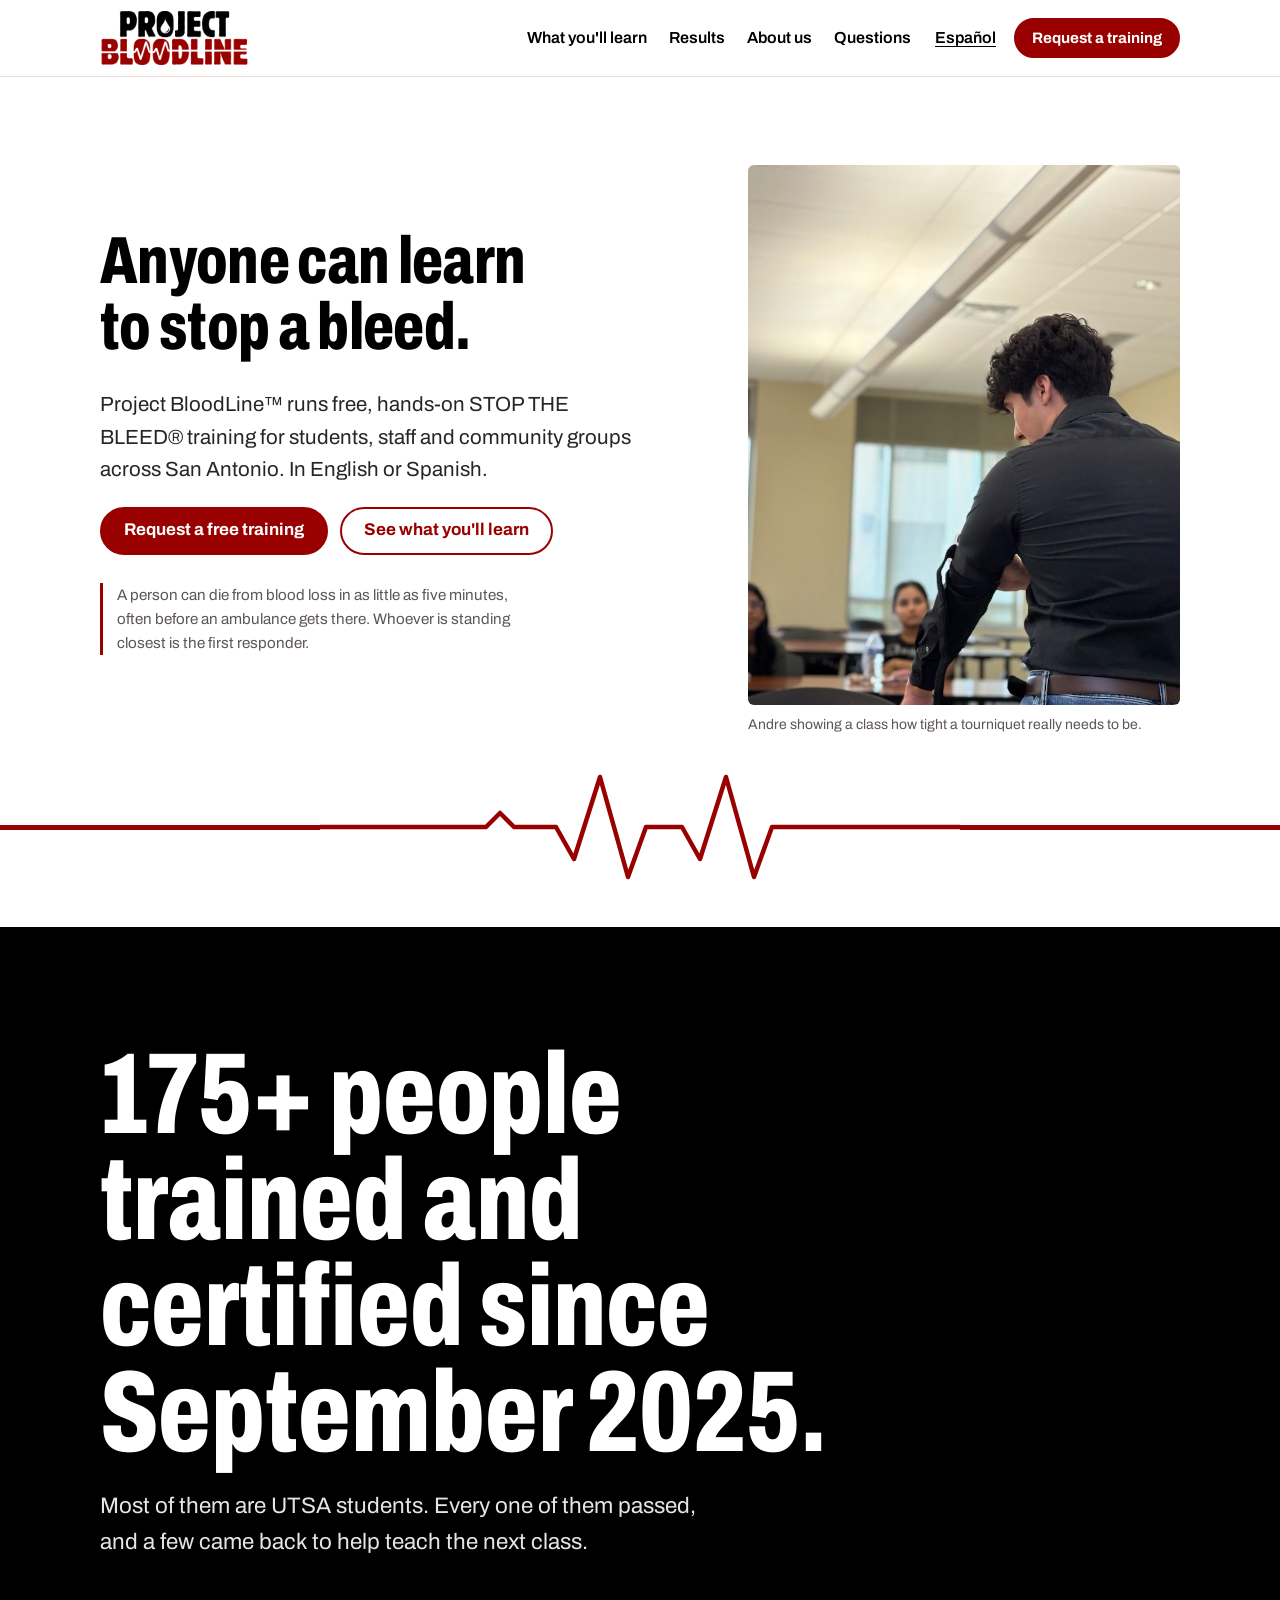
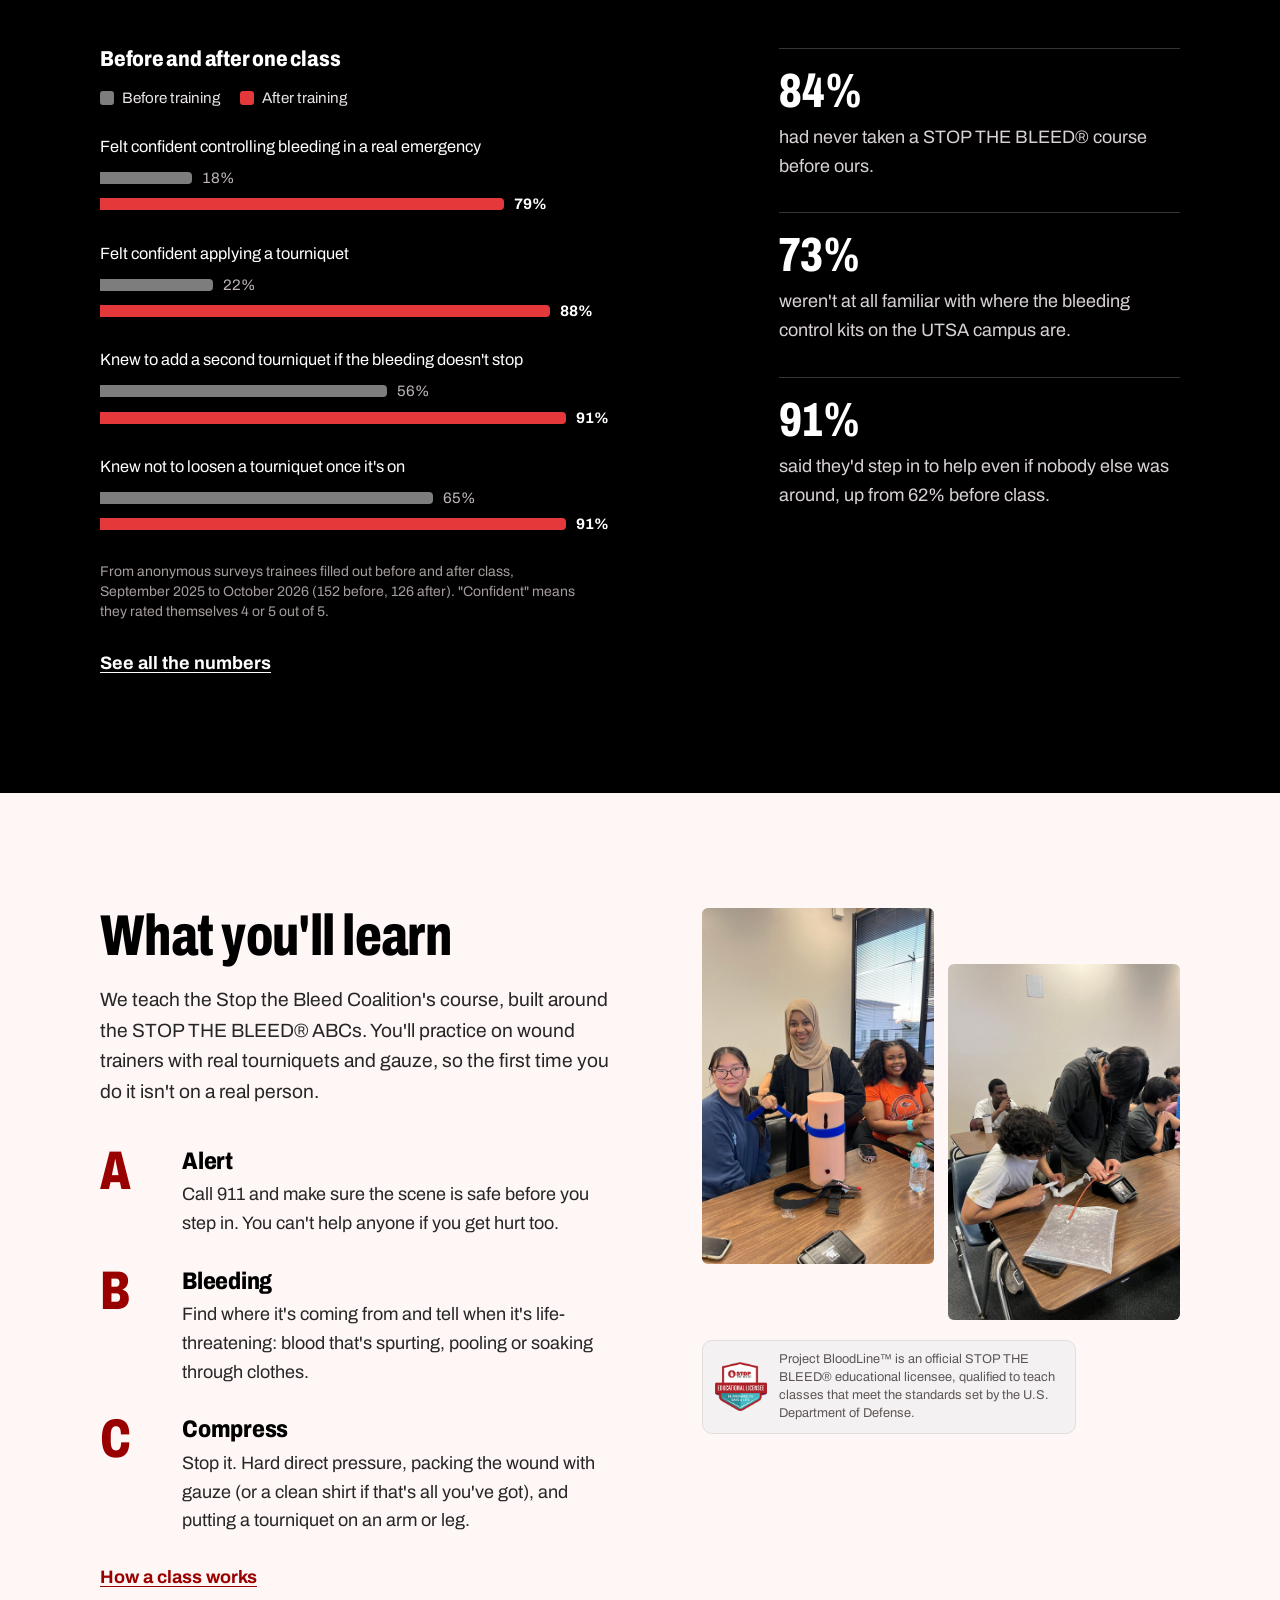
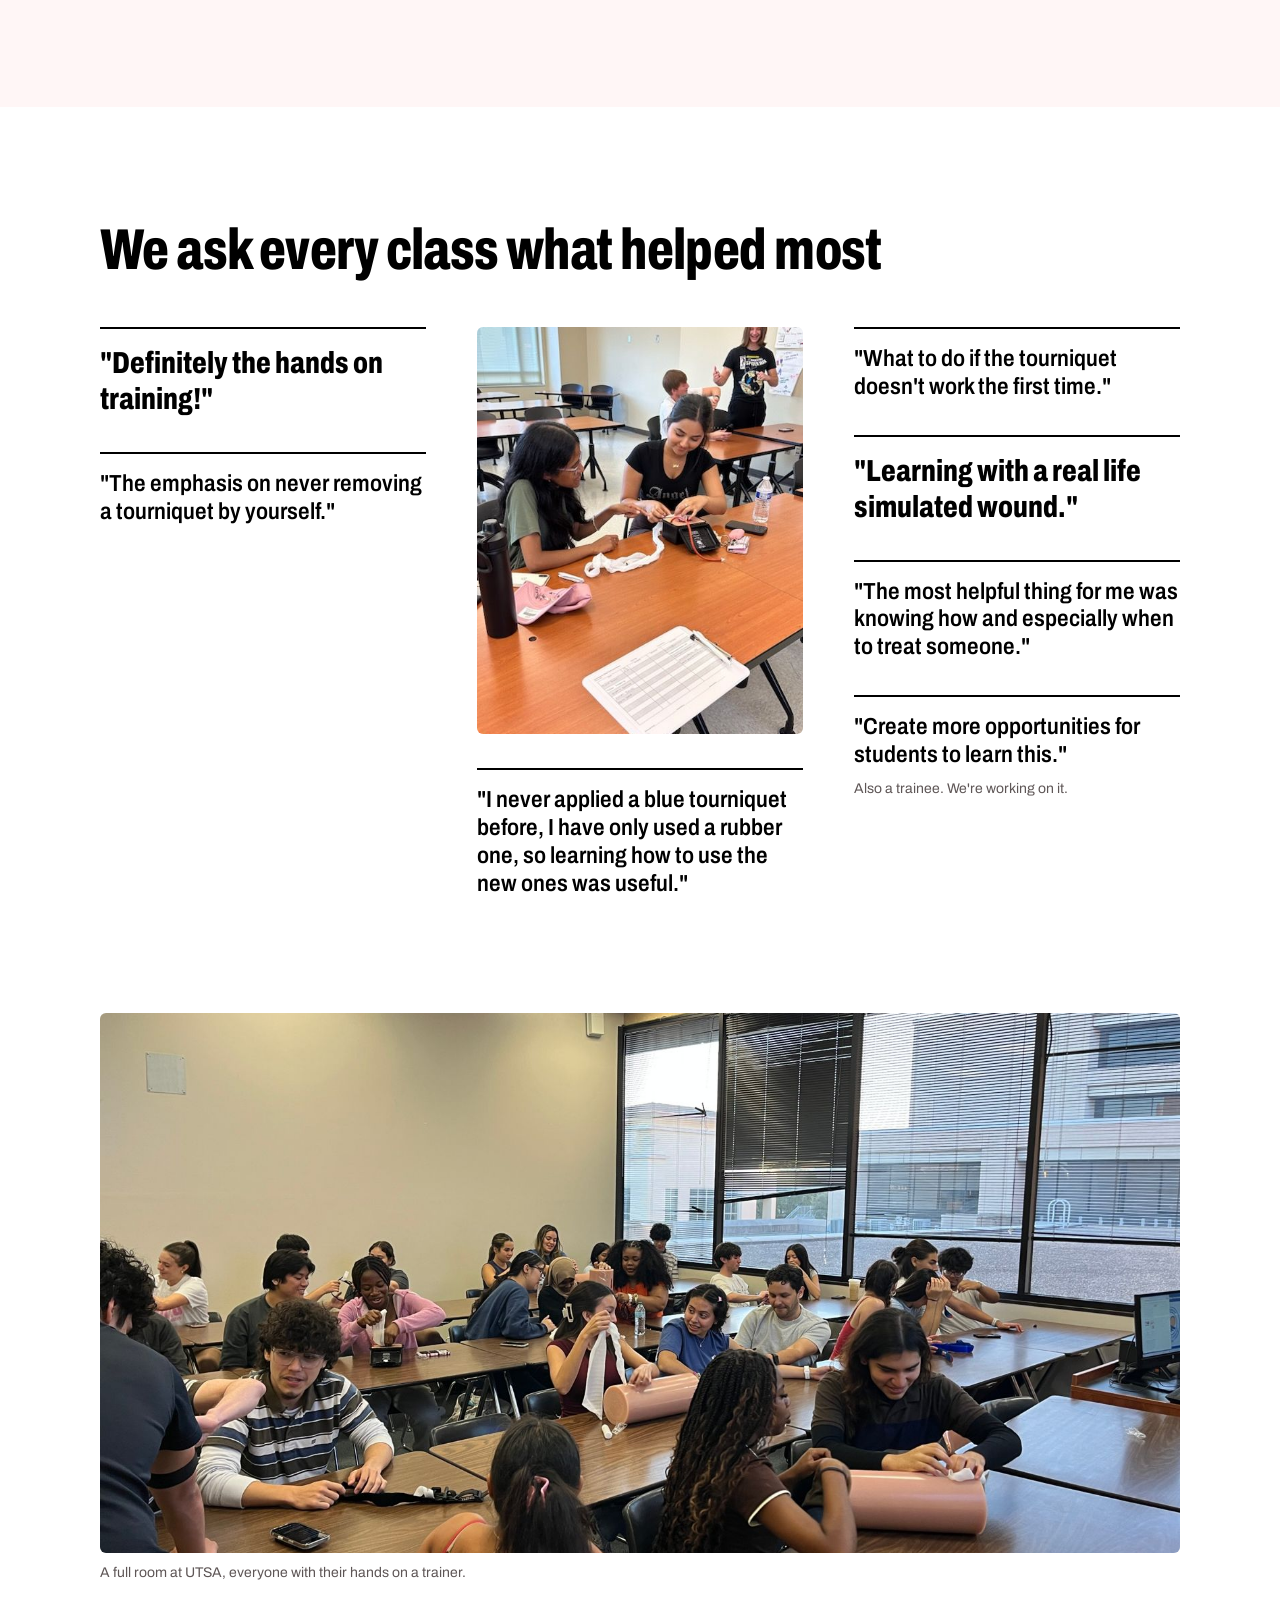
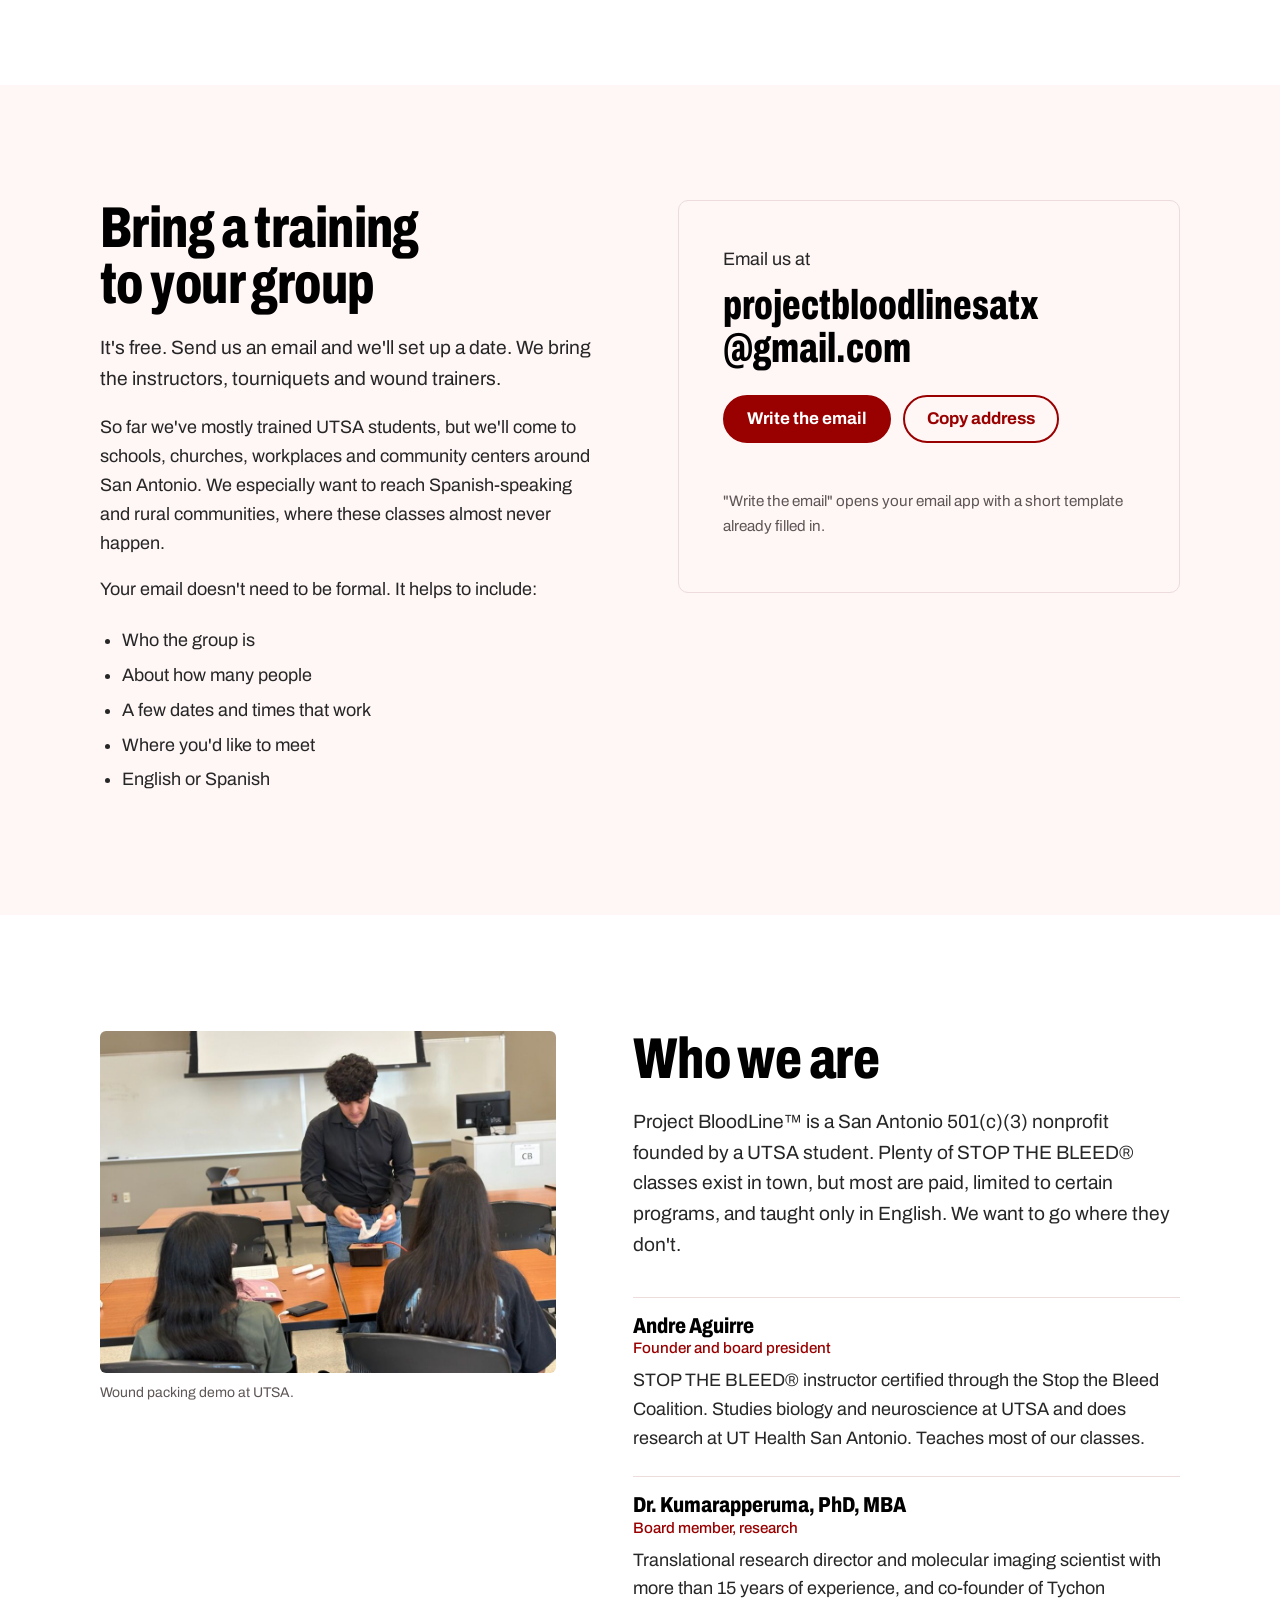
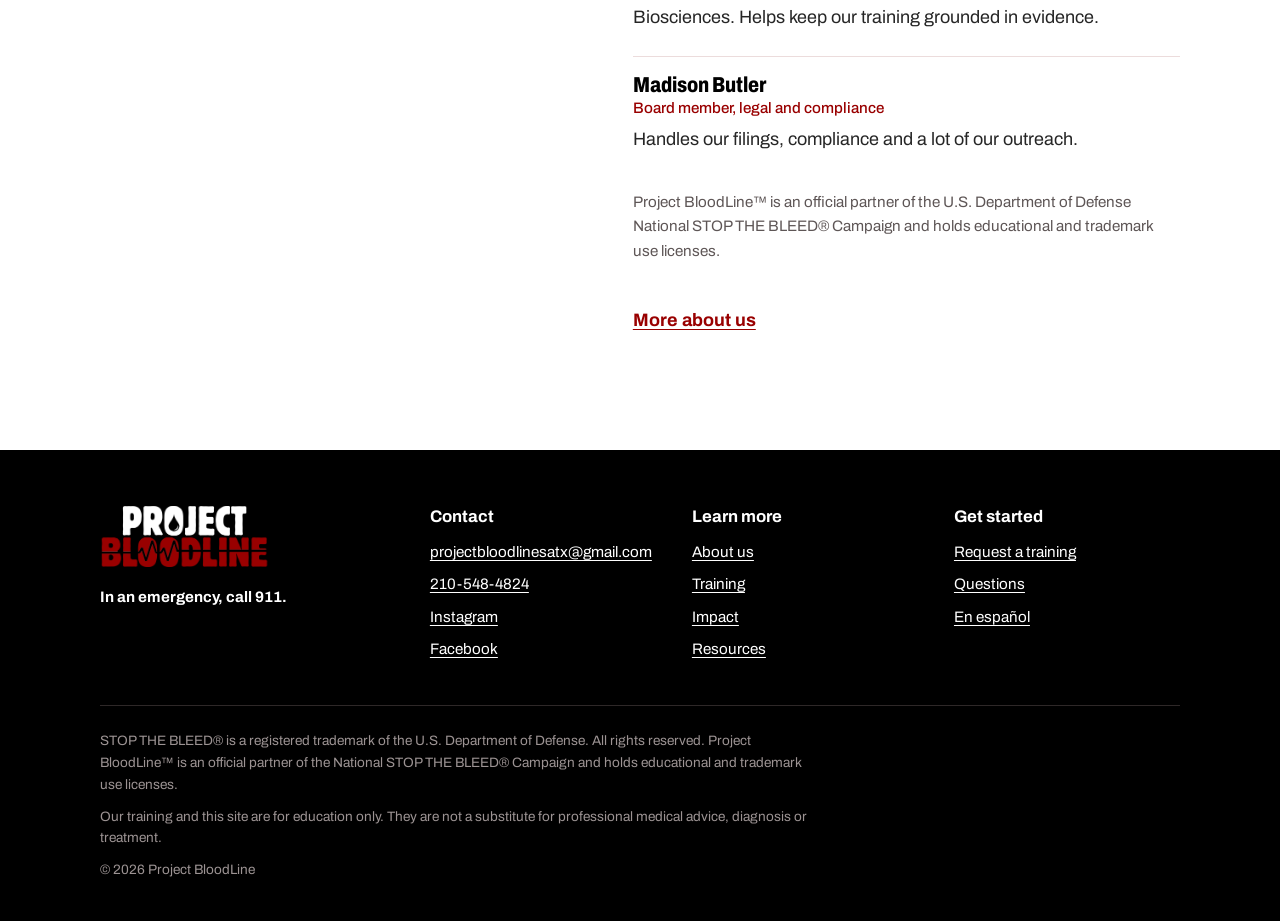
<file: website/index.html>
<!doctype html>
<html lang="en">
<head>
<meta charset="utf-8">
<meta name="viewport" content="width=device-width, initial-scale=1">
<title>Project BloodLine | Free Stop the Bleed training in San Antonio</title>
<meta name="description" content="Free, hands-on STOP THE BLEED® training for students and community groups in San Antonio, in English or Spanish. 175+ people certified since 2025.">
<link rel="canonical" href="https://andre-aguirre.github.io/project-bloodline/">
<link rel="alternate" hreflang="en" href="https://andre-aguirre.github.io/project-bloodline/">
<link rel="alternate" hreflang="es" href="https://andre-aguirre.github.io/project-bloodline/es/">
<meta property="og:type" content="website">
<meta property="og:title" content="Project BloodLine | Free Stop the Bleed training">
<meta property="og:description" content="Free, hands-on bleeding control training for San Antonio, in English or Spanish.">
<meta property="og:image" content="https://andre-aguirre.github.io/project-bloodline/assets/img/og.jpg">
<meta property="og:url" content="https://andre-aguirre.github.io/project-bloodline/">
<meta name="twitter:card" content="summary_large_image">
<meta name="theme-color" content="#990000">
<link rel="icon" href="assets/img/favicon.svg" type="image/svg+xml">
<link rel="apple-touch-icon" href="assets/img/apple-touch-icon.png">
<link rel="preload" href="assets/fonts/archivo-var.woff2" as="font" type="font/woff2" crossorigin>
<script>document.documentElement.className += " js";</script>
<link rel="stylesheet" href="assets/css/site.css?v=3">
</head>
<body>
<a class="skip" href="#main">Skip to content</a>

<header class="site-header">
  <div class="wrap">
    <a class="brand" href="./"><img src="assets/img/logo.png" alt="Project BloodLine home" width="800" height="287"></a>
    <nav class="nav" id="site-nav" aria-label="Main">
      <a href="#teach">What you'll learn</a>
      <a href="#results">Results</a>
      <a href="#about">About us</a>
      <a href="questions.html">Questions</a>
      <a class="nav-cta" href="#request">Request a training</a>
    </nav>
    <div class="header-actions">
      <a class="lang" href="es/" hreflang="es" lang="es">Español</a>
      <a class="btn btn--small header-cta" href="#request">Request a training</a>
      <button class="menu-toggle" type="button" aria-expanded="false" aria-controls="site-nav">Menu</button>
    </div>
  </div>
</header>

<main id="main">

<section class="hero">
  <div class="wrap">
    <div>
      <h1>Anyone can learn to stop a bleed.</h1>
      <p class="hero-lede">Project BloodLine™ runs free, hands-on STOP THE BLEED® training for students, staff and community groups across San Antonio. In English or Spanish.</p>
      <div class="hero-actions">
        <a class="btn" href="#request">Request a free training</a>
        <a class="btn btn--ghost" href="#teach">See what you'll learn</a>
      </div>
      <p class="hero-note">A person can die from blood loss in as little as five minutes, often before an ambulance gets there. Whoever is standing closest is the first responder.</p>
    </div>
    <figure class="hero-photo">
      <img src="assets/img/demo-tourniquet.jpg" alt="Instructor demonstrating a tourniquet on his own arm in front of a class" width="1280" height="960">
      <figcaption>Andre showing a class how tight a tourniquet really needs to be.</figcaption>
    </figure>
  </div>
  <div class="pulse" aria-hidden="true">
    <svg viewBox="0 0 640 120"><path pathLength="1" d="M0 60H150L166 60 180 46 194 60H236L254 92 280 10 308 110 326 60H362L380 92 406 10 434 110 452 60H640"/></svg>
  </div>
</section>

<section class="section section--black" id="results">
  <div class="wrap">
    <p class="count">175+ people trained and certified since September 2025.</p>
    <p class="count-sub">Most of them are UTSA students. Every one of them passed, and a few came back to help teach the next class.</p>

    <div class="results-grid">
      <figure class="chart">
        <h3>Before and after one class</h3>
        <ul class="legend" aria-hidden="true">
          <li><span class="swatch"></span>Before training</li>
          <li><span class="swatch swatch--after"></span>After training</li>
        </ul>
        <ul class="bars">
          <li>
            <div class="bar-label">Felt confident controlling bleeding in a real emergency</div>
            <div class="bar" aria-label="Before training: 18%"><div class="bar-fill" style="--v:18%"></div><span class="bar-val">18%</span></div>
            <div class="bar bar--after" aria-label="After training: 79%"><div class="bar-fill" style="--v:79%"></div><span class="bar-val">79%</span></div>
          </li>
          <li>
            <div class="bar-label">Felt confident applying a tourniquet</div>
            <div class="bar" aria-label="Before training: 22%"><div class="bar-fill" style="--v:22%"></div><span class="bar-val">22%</span></div>
            <div class="bar bar--after" aria-label="After training: 88%"><div class="bar-fill" style="--v:88%"></div><span class="bar-val">88%</span></div>
          </li>
          <li>
            <div class="bar-label">Knew to add a second tourniquet if the bleeding doesn't stop</div>
            <div class="bar" aria-label="Before training: 56%"><div class="bar-fill" style="--v:56%"></div><span class="bar-val">56%</span></div>
            <div class="bar bar--after" aria-label="After training: 91%"><div class="bar-fill" style="--v:91%"></div><span class="bar-val">91%</span></div>
          </li>
          <li>
            <div class="bar-label">Knew not to loosen a tourniquet once it's on</div>
            <div class="bar" aria-label="Before training: 65%"><div class="bar-fill" style="--v:65%"></div><span class="bar-val">65%</span></div>
            <div class="bar bar--after" aria-label="After training: 91%"><div class="bar-fill" style="--v:91%"></div><span class="bar-val">91%</span></div>
          </li>
        </ul>
        <figcaption class="chart-note">From anonymous surveys trainees filled out before and after class, September 2025 to October 2026 (152 before, 126 after). "Confident" means they rated themselves 4 or 5 out of 5.</figcaption>
        <a class="more-link" href="impact.html">See all the numbers</a>
      </figure>

      <div class="facts">
        <div class="fact">
          <strong>84%</strong>
          <p>had never taken a STOP THE BLEED® course before ours.</p>
        </div>
        <div class="fact">
          <strong>73%</strong>
          <p>weren't at all familiar with where the bleeding control kits on the UTSA campus are.</p>
        </div>
        <div class="fact">
          <strong>91%</strong>
          <p>said they'd step in to help even if nobody else was around, up from 62% before class.</p>
        </div>
      </div>
    </div>
  </div>
</section>

<section class="section section--blush" id="teach">
  <div class="wrap teach-grid">
    <div>
      <h2>What you'll learn</h2>
      <p class="intro">We teach the Stop the Bleed Coalition's course, built around the STOP THE BLEED® ABCs. You'll practice on wound trainers with real tourniquets and gauze, so the first time you do it isn't on a real person.</p>
      <ol class="abc">
        <li>
          <span class="abc-letter" aria-hidden="true">A</span>
          <div><h3>Alert</h3><p>Call 911 and make sure the scene is safe before you step in. You can't help anyone if you get hurt too.</p></div>
        </li>
        <li>
          <span class="abc-letter" aria-hidden="true">B</span>
          <div><h3>Bleeding</h3><p>Find where it's coming from and tell when it's life-threatening: blood that's spurting, pooling or soaking through clothes.</p></div>
        </li>
        <li>
          <span class="abc-letter" aria-hidden="true">C</span>
          <div><h3>Compress</h3><p>Stop it. Hard direct pressure, packing the wound with gauze (or a clean shirt if that's all you've got), and putting a tourniquet on an arm or leg.</p></div>
        </li>
      </ol>
      <a class="more-link" href="training.html">How a class works</a>
    </div>
    <div>
      <div class="photo-pair">
      <figure><img src="assets/img/tourniquet-trainer.jpg" alt="Three trainees putting a tourniquet on a limb trainer" width="1200" height="1600" loading="lazy"></figure>
      <figure><img src="assets/img/packing-box.jpg" alt="Two trainees packing gauze into a wound trainer" width="1200" height="1600" loading="lazy"></figure>
    </div>
      <div class="licensee">
        <img src="assets/img/licensee-badge.png" alt="STOP THE BLEED® Educational Licensee badge" width="52" height="49">
        <p>Project BloodLine™ is an official STOP THE BLEED® educational licensee, qualified to teach classes that meet the standards set by the U.S. Department of Defense.</p>
      </div>
    </div>
  </div>
</section>

<section class="section" id="voices">
  <div class="wrap">
    <h2>We ask every class what helped most</h2>
    <div class="quotes">
      <figure class="quote quote--big"><p>"Definitely the hands on training!"</p></figure>
      <figure class="quote"><p>"The emphasis on never removing a tourniquet by yourself."</p></figure>
      <figure class="quote-photo"><img src="assets/img/packing-group.jpg" alt="Two trainees practice wound packing while a third laughs in the background" width="450" height="800" loading="lazy"></figure>
      <figure class="quote"><p>"I never applied a blue tourniquet before, I have only used a rubber one, so learning how to use the new ones was useful."</p></figure>
      <figure class="quote"><p>"What to do if the tourniquet doesn't work the first time."</p></figure>
      <figure class="quote quote--big"><p>"Learning with a real life simulated wound."</p></figure>
      <figure class="quote"><p>"The most helpful thing for me was knowing how and especially when to treat someone."</p></figure>
      <figure class="quote"><p>"Create more opportunities for students to learn this."</p><figcaption>Also a trainee. We're working on it.</figcaption></figure>
    </div>
  </div>
</section>

<div class="wrap wide-photo"><figure><img src="assets/img/full-class.jpg" alt="A full classroom of UTSA students practicing on wound trainers" width="1600" height="1200" loading="lazy"><figcaption>A full room at UTSA, everyone with their hands on a trainer.</figcaption></figure></div>

<section class="section section--blush" id="request">
  <div class="wrap request-grid">
    <div>
      <h2>Bring a training to your group</h2>
      <p class="intro">It's free. Send us an email and we'll set up a date. We bring the instructors, tourniquets and wound trainers.</p>
      <p>So far we've mostly trained UTSA students, but we'll come to schools, churches, workplaces and community centers around San Antonio. We especially want to reach Spanish-speaking and rural communities, where these classes almost never happen.</p>
      <p>Your email doesn't need to be formal. It helps to include:</p>
      <ul class="ask">
        <li>Who the group is</li>
        <li>About how many people</li>
        <li>A few dates and times that work</li>
        <li>Where you'd like to meet</li>
        <li>English or Spanish</li>
      </ul>
    </div>
    <div class="mailbox">
      <p>Email us at</p>
      <a class="email" href="mailto:projectbloodlinesatx@gmail.com?subject=Free%20training%20request&amp;body=Hi%20Project%20BloodLine%2C%0A%0AWe%27d%20like%20to%20set%20up%20a%20free%20STOP%20THE%20BLEED%20training.%0A%0AGroup%20or%20organization%3A%0AAbout%20how%20many%20people%3A%0ADates%20and%20times%20that%20work%3A%0AWhere%3A%0AEnglish%20or%20Spanish%3A%0A%0AThanks%21">projectbloodlinesatx<wbr>@gmail.com</a>
      <div class="row">
        <a class="btn" href="mailto:projectbloodlinesatx@gmail.com?subject=Free%20training%20request&amp;body=Hi%20Project%20BloodLine%2C%0A%0AWe%27d%20like%20to%20set%20up%20a%20free%20STOP%20THE%20BLEED%20training.%0A%0AGroup%20or%20organization%3A%0AAbout%20how%20many%20people%3A%0ADates%20and%20times%20that%20work%3A%0AWhere%3A%0AEnglish%20or%20Spanish%3A%0A%0AThanks%21">Write the email</a>
        <button class="btn btn--ghost" type="button" data-copy="projectbloodlinesatx@gmail.com" data-done="Copied. Paste it into your email app." aria-controls="copy-status">Copy address</button>
      </div>
      <p class="copied" id="copy-status" role="status"></p>
      <p class="small">"Write the email" opens your email app with a short template already filled in.</p>
    </div>
  </div>
</section>

<section class="section" id="about">
  <div class="wrap about-grid">
    <figure>
      <img src="assets/img/demo-packing.jpg" alt="Instructor demonstrating wound packing on a trainer for two students" width="1024" height="768" loading="lazy">
      <figcaption>Wound packing demo at UTSA.</figcaption>
    </figure>
    <div>
      <h2>Who we are</h2>
      <p class="intro">Project BloodLine™ is a San Antonio 501(c)(3) nonprofit founded by a UTSA student. Plenty of STOP THE BLEED® classes exist in town, but most are paid, limited to certain programs, and taught only in English. We want to go where they don't.</p>
      <dl class="board">
        <div>
          <dt>Andre Aguirre <span>Founder and board president</span></dt>
          <dd>STOP THE BLEED® instructor certified through the Stop the Bleed Coalition. Studies biology and neuroscience at UTSA and does research at UT Health San Antonio. Teaches most of our classes.</dd>
        </div>
        <div>
          <dt>Dr. Kumarapperuma, PhD, MBA <span>Board member, research</span></dt>
          <dd>Translational research director and molecular imaging scientist with more than 15 years of experience, and co-founder of Tychon Biosciences. Helps keep our training grounded in evidence.</dd>
        </div>
        <div>
          <dt>Madison Butler <span>Board member, legal and compliance</span></dt>
          <dd>Handles our filings, compliance and a lot of our outreach.</dd>
        </div>
      </dl>
      <p class="partner">Project BloodLine™ is an official partner of the U.S. Department of Defense National STOP THE BLEED® Campaign and holds educational and trademark use licenses.</p>
      <a class="more-link" href="about.html">More about us</a>
    </div>
  </div>
</section>

</main>

<footer class="site-footer">
  <div class="wrap">
    <div class="footer-top">
      <div>
        <img src="assets/img/logo-on-dark.png" alt="Project BloodLine" width="800" height="287" loading="lazy">
        <p class="emergency">In an emergency, call 911.</p>
      </div>
      <div>
        <h2>Contact</h2>
        <ul>
          <li><a href="mailto:projectbloodlinesatx@gmail.com">projectbloodlinesatx@gmail.com</a></li>
          <li><a href="tel:+12105484824">210-548-4824</a></li>
          <li><a href="https://www.instagram.com/projectbloodlinesatx/">Instagram</a></li>
          <li><a href="https://www.facebook.com/profile.php?id=61579327510434">Facebook</a></li>
        </ul>
      </div>
      <div>
        <h2>Learn more</h2>
        <ul>
          <li><a href="about.html">About us</a></li>
          <li><a href="training.html">Training</a></li>
          <li><a href="impact.html">Impact</a></li>
          <li><a href="resources.html">Resources</a></li>
        </ul>
      </div>
      <div>
        <h2>Get started</h2>
        <ul>
          <li><a href="./#request">Request a training</a></li>
          <li><a href="questions.html">Questions</a></li>
          <li><a href="es/index.html" hreflang="es" lang="es">En español</a></li>
        </ul>
      </div>
    </div>
    <div class="legal">
      <p>STOP THE BLEED® is a registered trademark of the U.S. Department of Defense. All rights reserved. Project BloodLine™ is an official partner of the National STOP THE BLEED® Campaign and holds educational and trademark use licenses.</p>
      <p>Our training and this site are for education only. They are not a substitute for professional medical advice, diagnosis or treatment.</p>
      <p>© 2026 Project BloodLine</p>
    </div>
  </div>
</footer>

<script src="assets/js/site.js?v=3"></script>
</body>
</html>
</file>
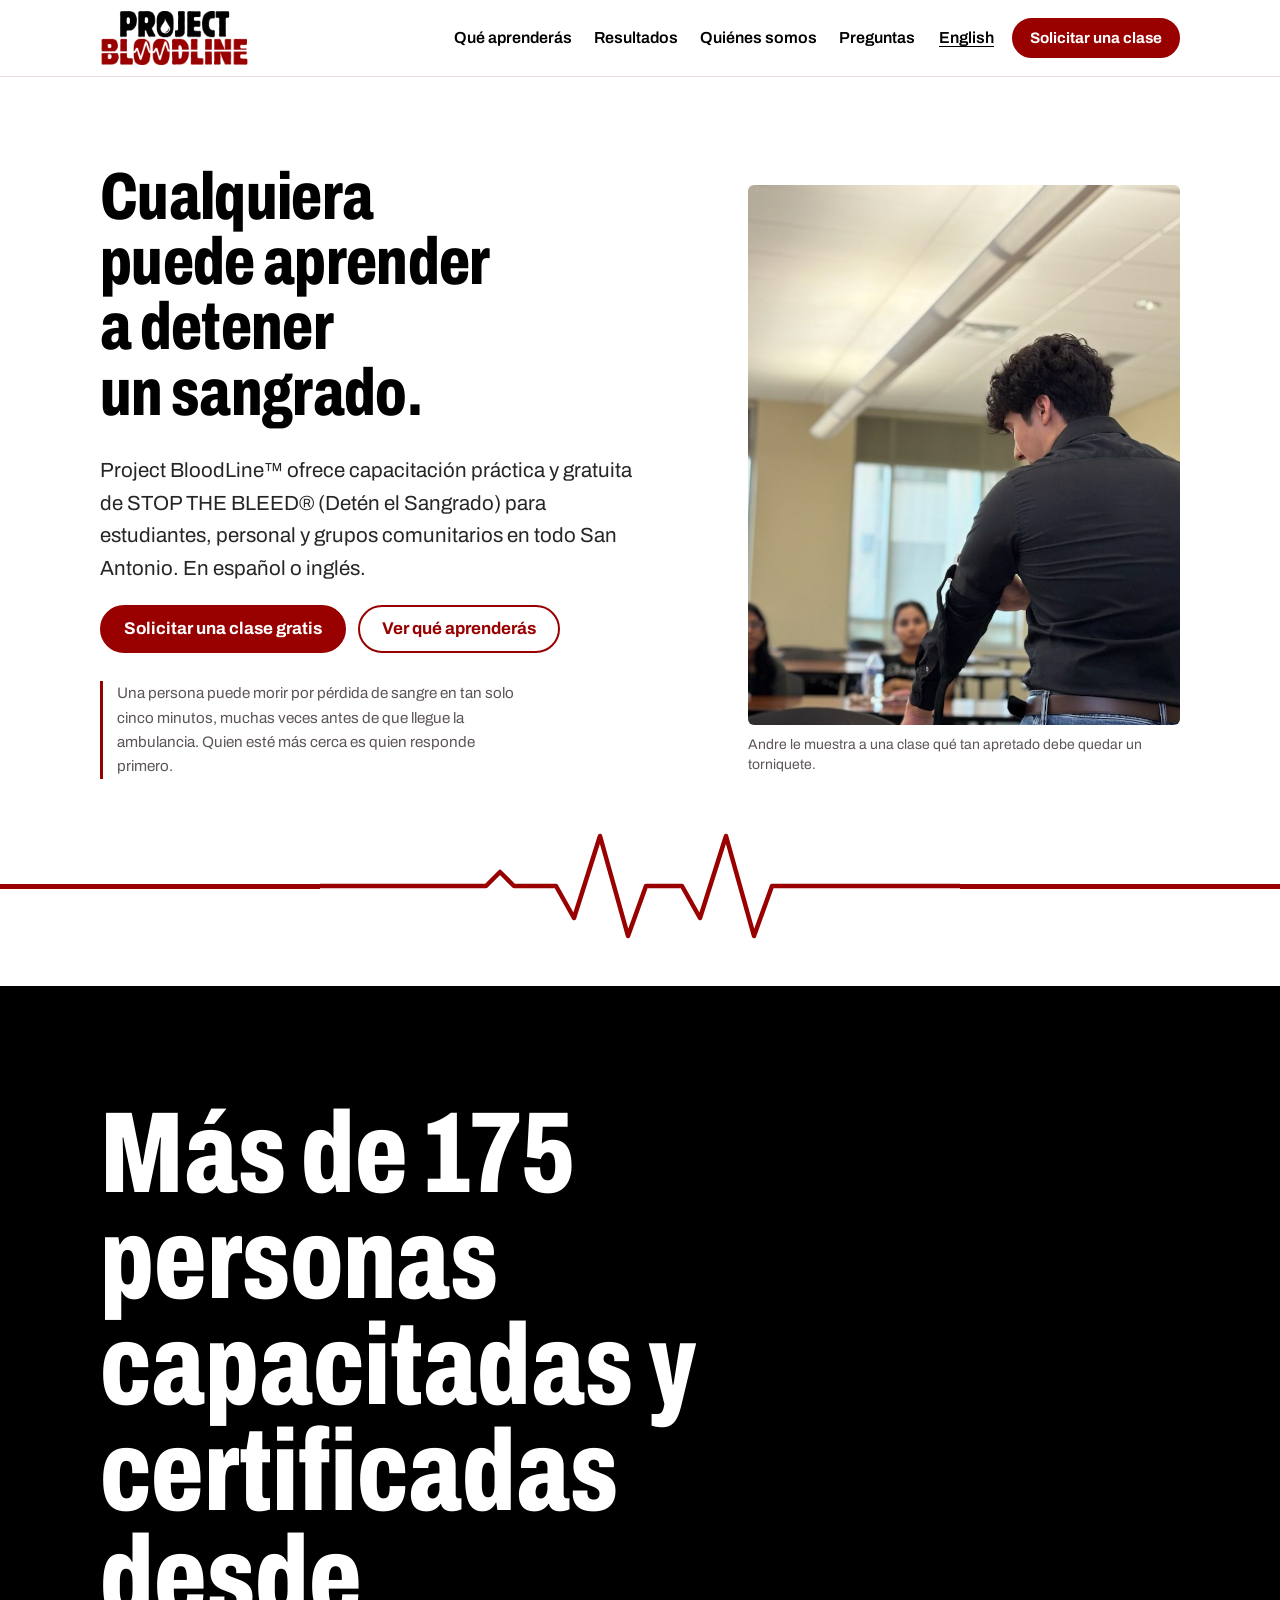
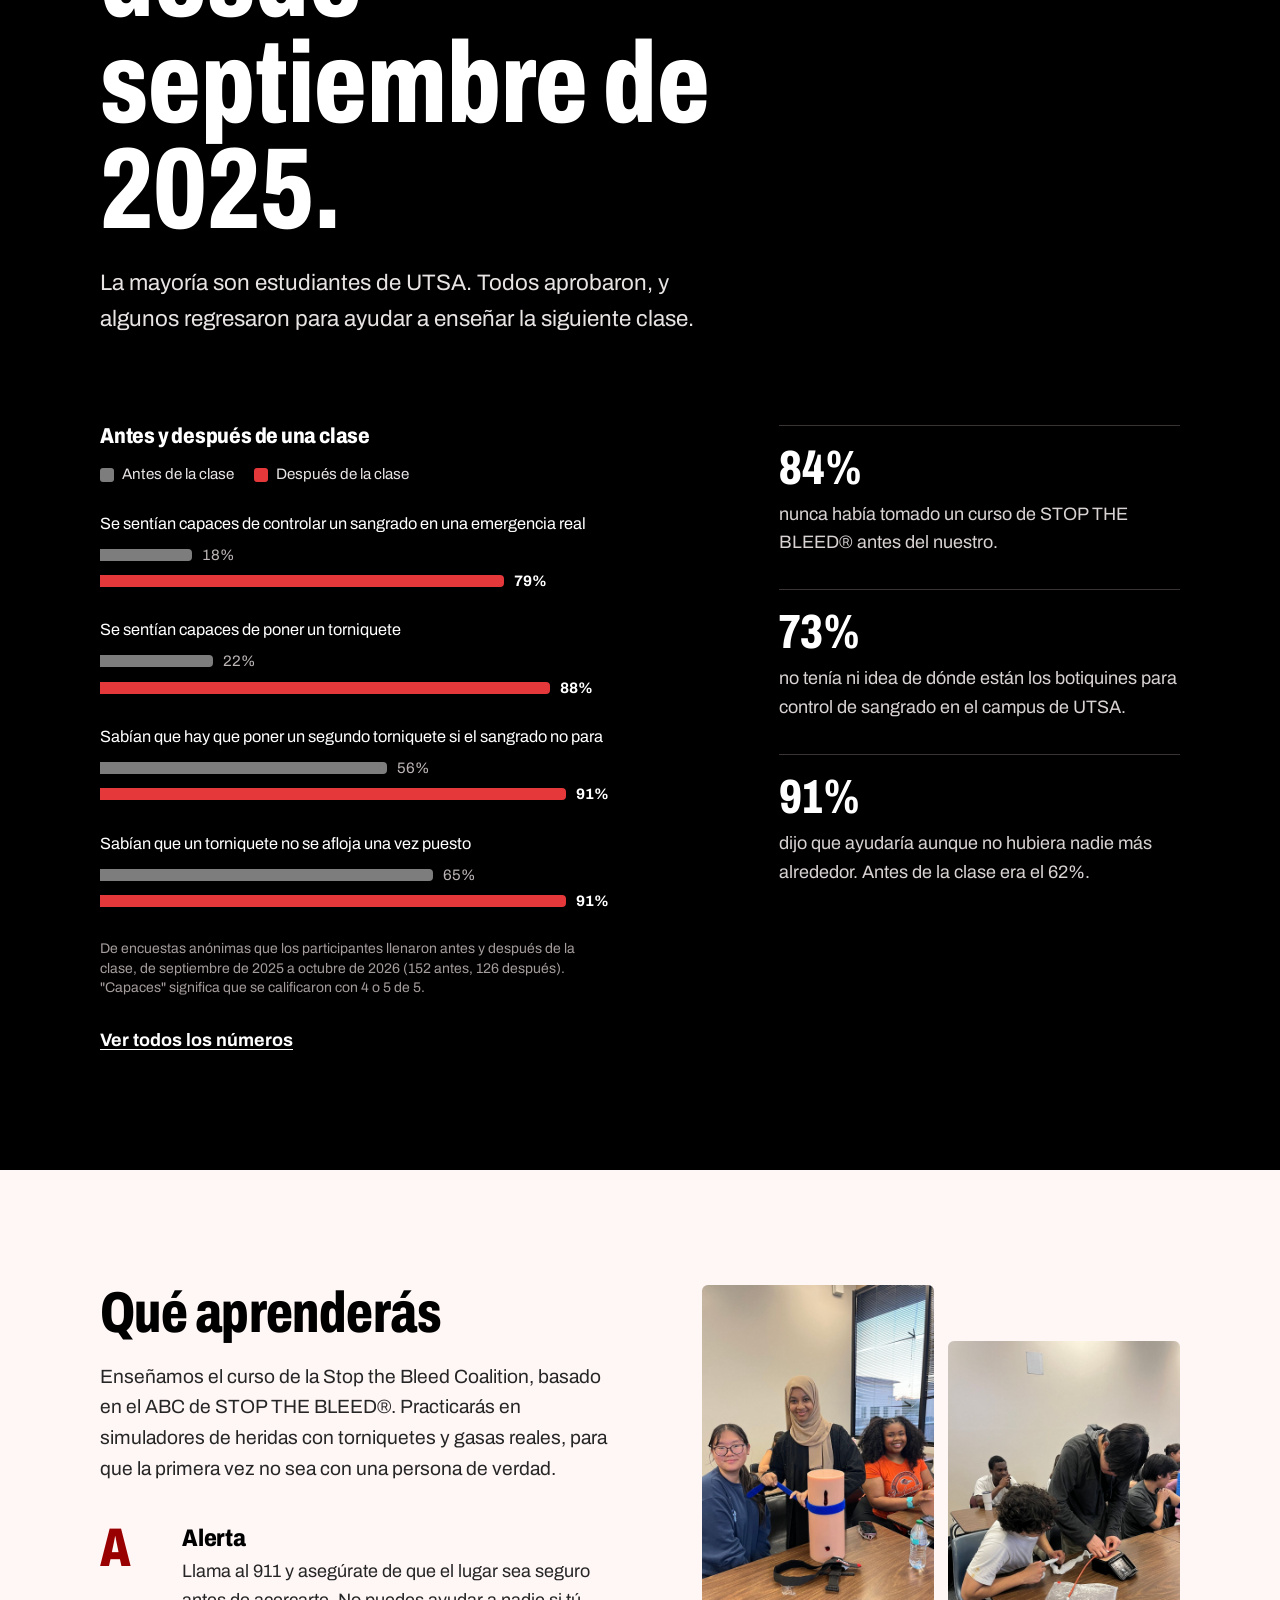
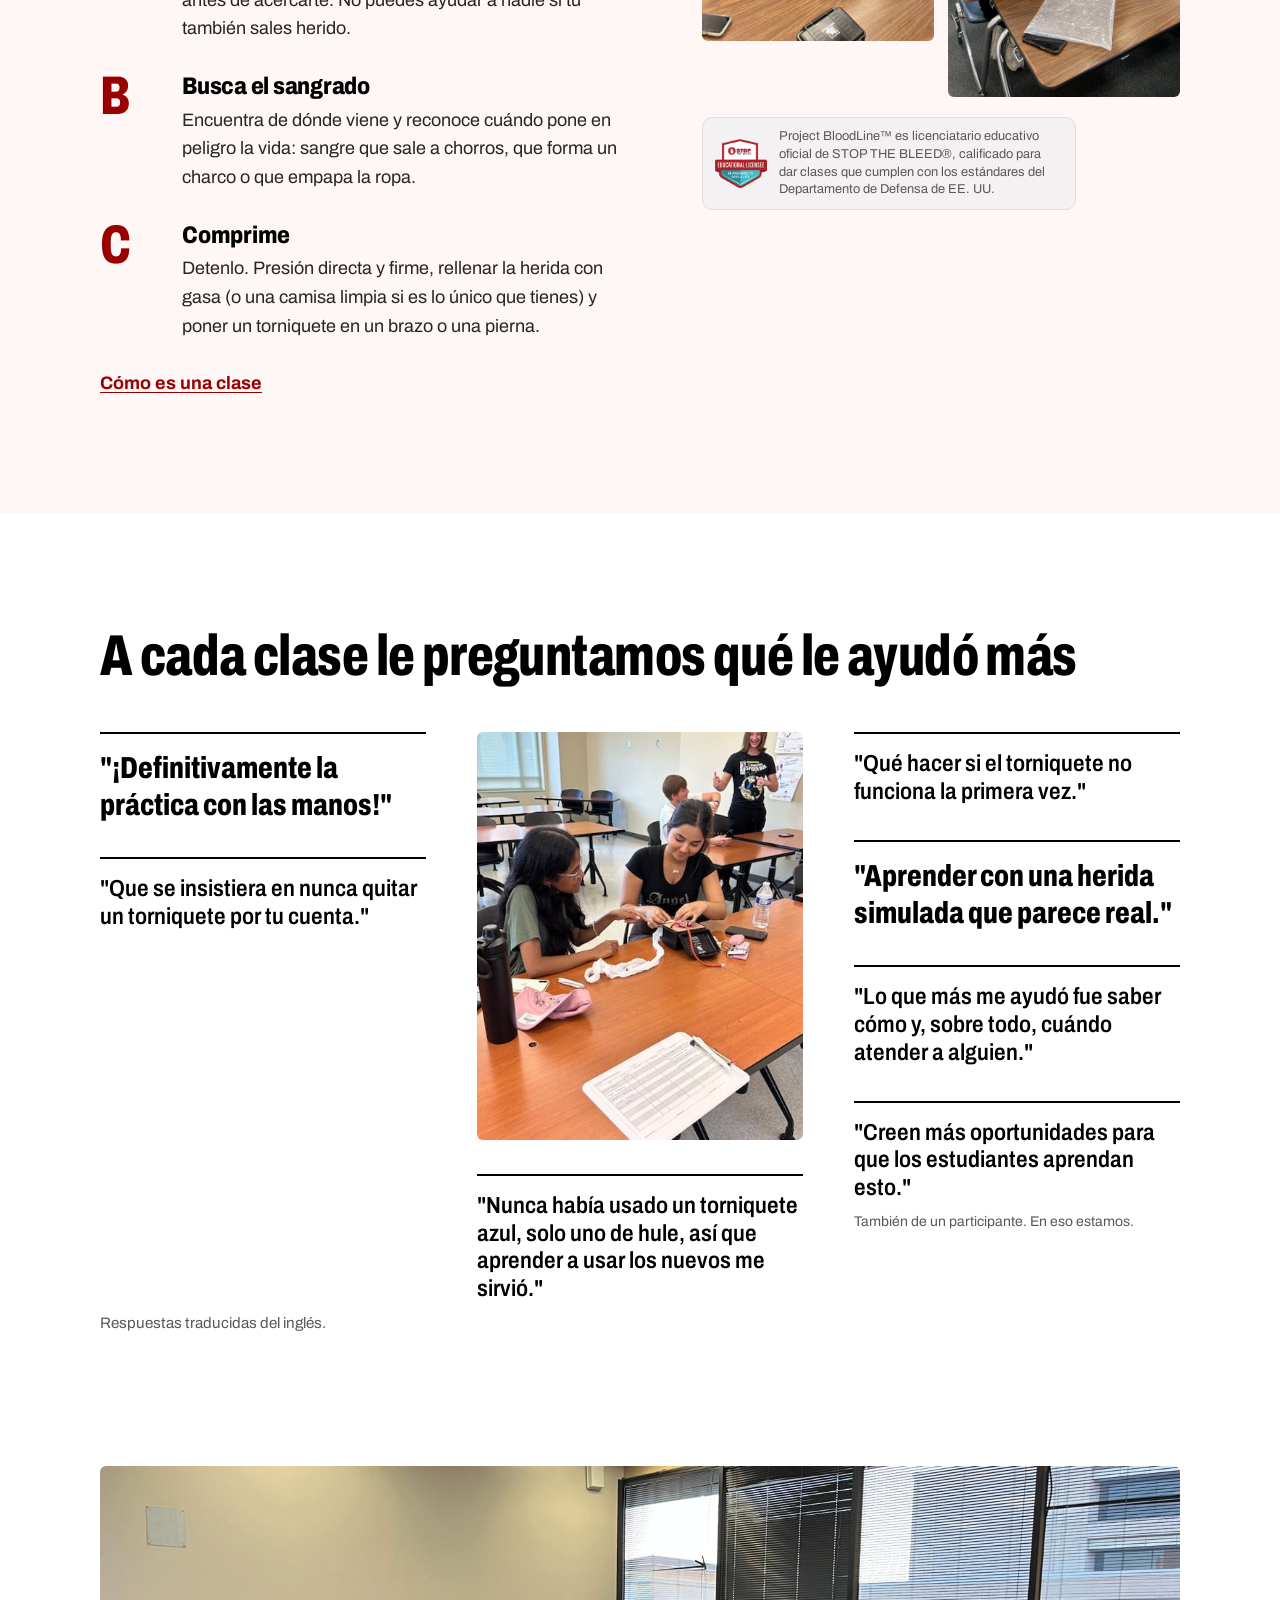
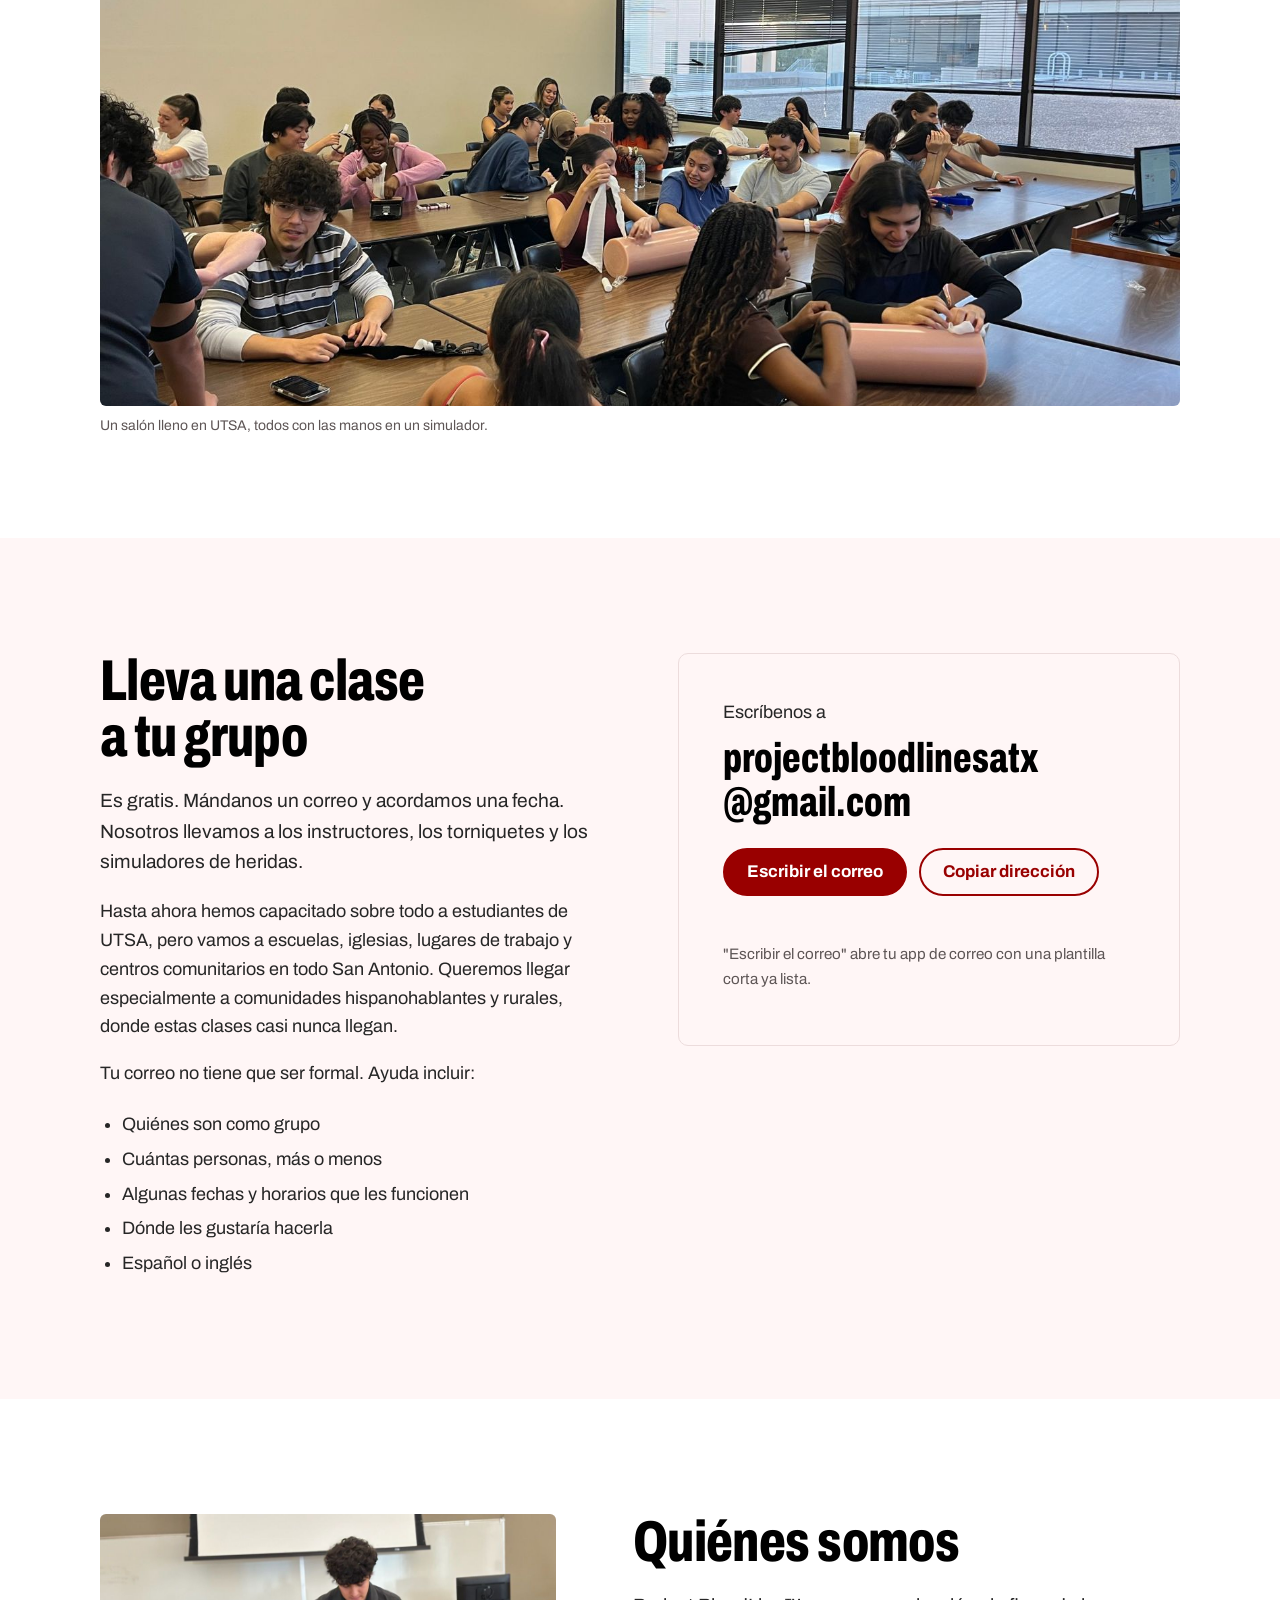
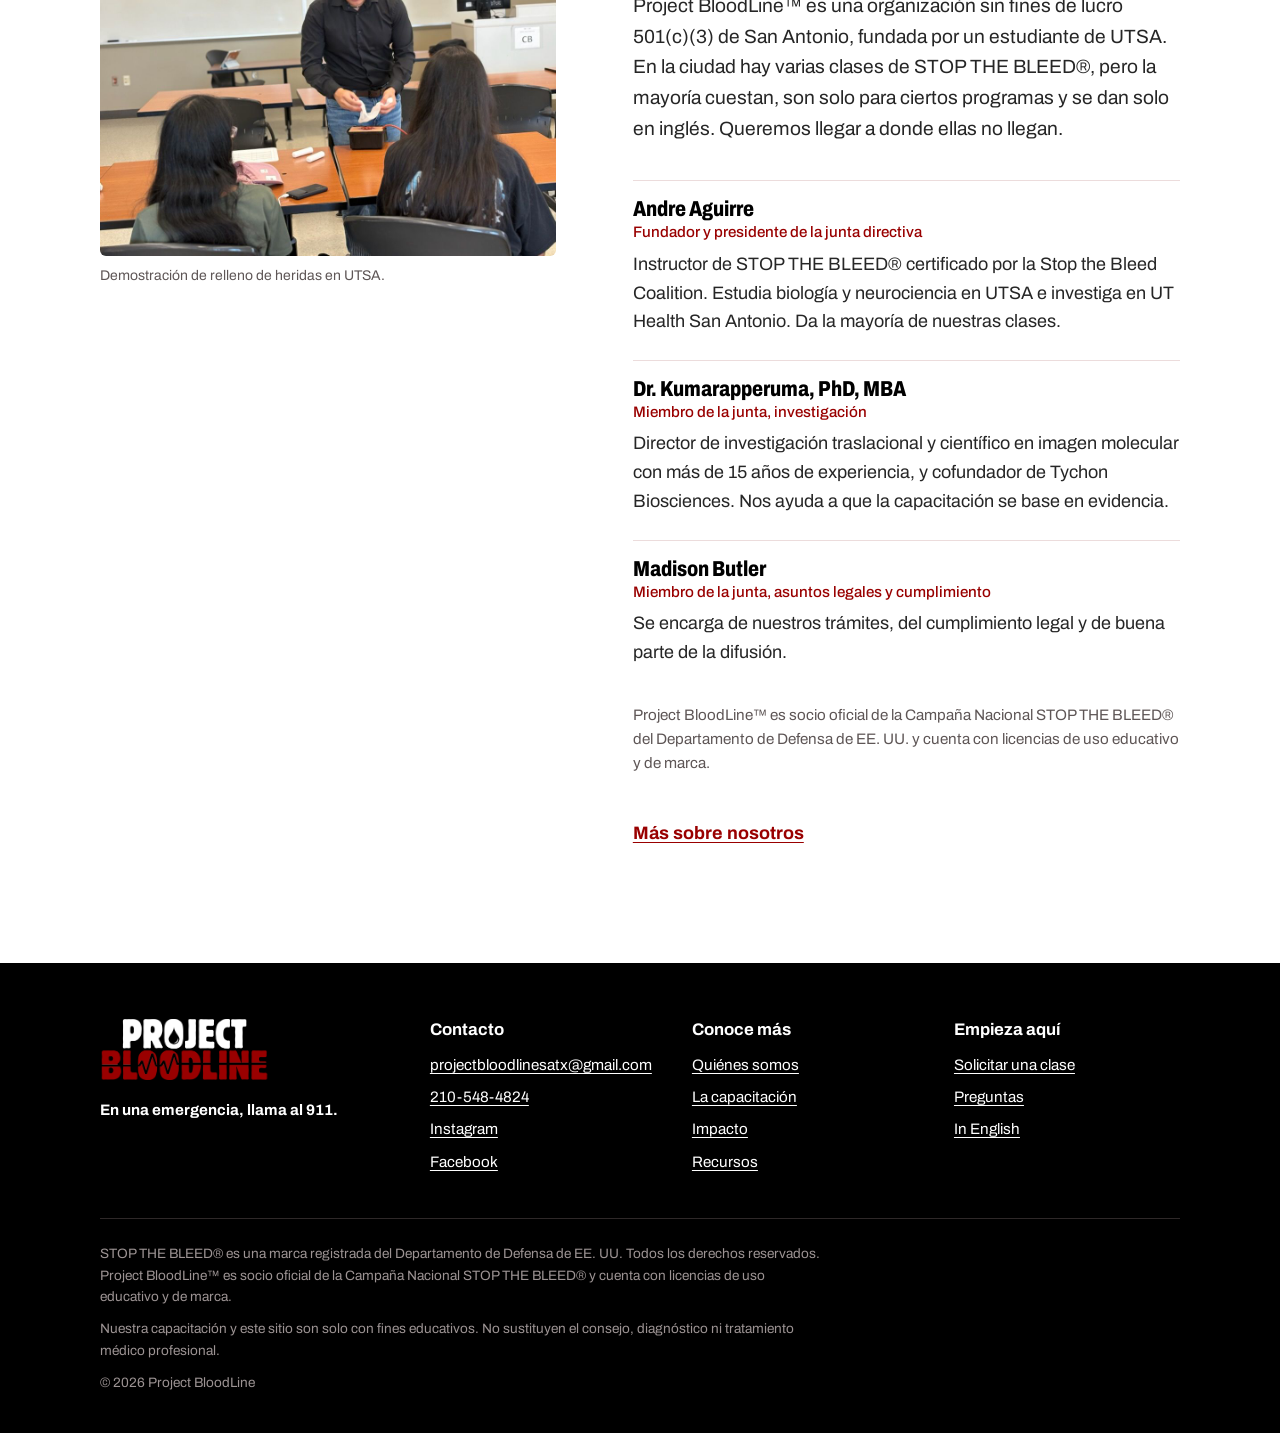
<file: website/es/index.html>
<!doctype html>
<html lang="es">
<head>
<meta charset="utf-8">
<meta name="viewport" content="width=device-width, initial-scale=1">
<title>Project BloodLine | Capacitación gratuita Stop the Bleed en San Antonio</title>
<meta name="description" content="Capacitación práctica y gratuita de STOP THE BLEED® para estudiantes y grupos comunitarios en San Antonio, en español o inglés. Más de 175 personas certificadas desde 2025.">
<link rel="canonical" href="https://andre-aguirre.github.io/project-bloodline/es/">
<link rel="alternate" hreflang="en" href="https://andre-aguirre.github.io/project-bloodline/">
<link rel="alternate" hreflang="es" href="https://andre-aguirre.github.io/project-bloodline/es/">
<meta property="og:type" content="website">
<meta property="og:locale" content="es_US">
<meta property="og:title" content="Project BloodLine | Capacitación gratuita Stop the Bleed">
<meta property="og:description" content="Capacitación práctica y gratuita para controlar sangrados en San Antonio, en español o inglés.">
<meta property="og:image" content="https://andre-aguirre.github.io/project-bloodline/assets/img/og.jpg">
<meta property="og:url" content="https://andre-aguirre.github.io/project-bloodline/es/">
<meta name="twitter:card" content="summary_large_image">
<meta name="theme-color" content="#990000">
<link rel="icon" href="../assets/img/favicon.svg" type="image/svg+xml">
<link rel="apple-touch-icon" href="../assets/img/apple-touch-icon.png">
<link rel="preload" href="../assets/fonts/archivo-var.woff2" as="font" type="font/woff2" crossorigin>
<script>document.documentElement.className += " js";</script>
<link rel="stylesheet" href="../assets/css/site.css?v=3">
</head>
<body>
<a class="skip" href="#main">Saltar al contenido</a>

<header class="site-header">
  <div class="wrap">
    <a class="brand" href="./"><img src="../assets/img/logo.png" alt="Project BloodLine, inicio" width="800" height="287"></a>
    <nav class="nav" id="site-nav" aria-label="Principal">
      <a href="#aprende">Qué aprenderás</a>
      <a href="#resultados">Resultados</a>
      <a href="#nosotros">Quiénes somos</a>
      <a href="preguntas.html">Preguntas</a>
      <a class="nav-cta" href="#solicitar">Solicitar una clase</a>
    </nav>
    <div class="header-actions">
      <a class="lang" href="../" hreflang="en" lang="en">English</a>
      <a class="btn btn--small header-cta" href="#solicitar">Solicitar una clase</a>
      <button class="menu-toggle" type="button" aria-expanded="false" aria-controls="site-nav">Menú</button>
    </div>
  </div>
</header>

<main id="main">

<section class="hero">
  <div class="wrap">
    <div>
      <h1>Cualquiera puede aprender a detener un sangrado.</h1>
      <p class="hero-lede">Project BloodLine™ ofrece capacitación práctica y gratuita de STOP THE BLEED® (Detén el Sangrado) para estudiantes, personal y grupos comunitarios en todo San Antonio. En español o inglés.</p>
      <div class="hero-actions">
        <a class="btn" href="#solicitar">Solicitar una clase gratis</a>
        <a class="btn btn--ghost" href="#aprende">Ver qué aprenderás</a>
      </div>
      <p class="hero-note">Una persona puede morir por pérdida de sangre en tan solo cinco minutos, muchas veces antes de que llegue la ambulancia. Quien esté más cerca es quien responde primero.</p>
    </div>
    <figure class="hero-photo">
      <img src="../assets/img/demo-tourniquet.jpg" alt="Instructor demostrando un torniquete en su propio brazo frente a una clase" width="1280" height="960">
      <figcaption>Andre le muestra a una clase qué tan apretado debe quedar un torniquete.</figcaption>
    </figure>
  </div>
  <div class="pulse" aria-hidden="true">
    <svg viewBox="0 0 640 120"><path pathLength="1" d="M0 60H150L166 60 180 46 194 60H236L254 92 280 10 308 110 326 60H362L380 92 406 10 434 110 452 60H640"/></svg>
  </div>
</section>

<section class="section section--black" id="resultados">
  <div class="wrap">
    <p class="count">Más de 175 personas capacitadas y certificadas desde septiembre de 2025.</p>
    <p class="count-sub">La mayoría son estudiantes de UTSA. Todos aprobaron, y algunos regresaron para ayudar a enseñar la siguiente clase.</p>

    <div class="results-grid">
      <figure class="chart">
        <h3>Antes y después de una clase</h3>
        <ul class="legend" aria-hidden="true">
          <li><span class="swatch"></span>Antes de la clase</li>
          <li><span class="swatch swatch--after"></span>Después de la clase</li>
        </ul>
        <ul class="bars">
          <li>
            <div class="bar-label">Se sentían capaces de controlar un sangrado en una emergencia real</div>
            <div class="bar" aria-label="Antes: 18%"><div class="bar-fill" style="--v:18%"></div><span class="bar-val">18%</span></div>
            <div class="bar bar--after" aria-label="Después: 79%"><div class="bar-fill" style="--v:79%"></div><span class="bar-val">79%</span></div>
          </li>
          <li>
            <div class="bar-label">Se sentían capaces de poner un torniquete</div>
            <div class="bar" aria-label="Antes: 22%"><div class="bar-fill" style="--v:22%"></div><span class="bar-val">22%</span></div>
            <div class="bar bar--after" aria-label="Después: 88%"><div class="bar-fill" style="--v:88%"></div><span class="bar-val">88%</span></div>
          </li>
          <li>
            <div class="bar-label">Sabían que hay que poner un segundo torniquete si el sangrado no para</div>
            <div class="bar" aria-label="Antes: 56%"><div class="bar-fill" style="--v:56%"></div><span class="bar-val">56%</span></div>
            <div class="bar bar--after" aria-label="Después: 91%"><div class="bar-fill" style="--v:91%"></div><span class="bar-val">91%</span></div>
          </li>
          <li>
            <div class="bar-label">Sabían que un torniquete no se afloja una vez puesto</div>
            <div class="bar" aria-label="Antes: 65%"><div class="bar-fill" style="--v:65%"></div><span class="bar-val">65%</span></div>
            <div class="bar bar--after" aria-label="Después: 91%"><div class="bar-fill" style="--v:91%"></div><span class="bar-val">91%</span></div>
          </li>
        </ul>
        <figcaption class="chart-note">De encuestas anónimas que los participantes llenaron antes y después de la clase, de septiembre de 2025 a octubre de 2026 (152 antes, 126 después). "Capaces" significa que se calificaron con 4 o 5 de 5.</figcaption>
        <a class="more-link" href="impacto.html">Ver todos los números</a>
      </figure>

      <div class="facts">
        <div class="fact">
          <strong>84%</strong>
          <p>nunca había tomado un curso de STOP THE BLEED® antes del nuestro.</p>
        </div>
        <div class="fact">
          <strong>73%</strong>
          <p>no tenía ni idea de dónde están los botiquines para control de sangrado en el campus de UTSA.</p>
        </div>
        <div class="fact">
          <strong>91%</strong>
          <p>dijo que ayudaría aunque no hubiera nadie más alrededor. Antes de la clase era el 62%.</p>
        </div>
      </div>
    </div>
  </div>
</section>

<section class="section section--blush" id="aprende">
  <div class="wrap teach-grid">
    <div>
      <h2>Qué aprenderás</h2>
      <p class="intro">Enseñamos el curso de la Stop the Bleed Coalition, basado en el ABC de STOP THE BLEED®. Practicarás en simuladores de heridas con torniquetes y gasas reales, para que la primera vez no sea con una persona de verdad.</p>
      <ol class="abc">
        <li>
          <span class="abc-letter" aria-hidden="true">A</span>
          <div><h3>Alerta</h3><p>Llama al 911 y asegúrate de que el lugar sea seguro antes de acercarte. No puedes ayudar a nadie si tú también sales herido.</p></div>
        </li>
        <li>
          <span class="abc-letter" aria-hidden="true">B</span>
          <div><h3>Busca el sangrado</h3><p>Encuentra de dónde viene y reconoce cuándo pone en peligro la vida: sangre que sale a chorros, que forma un charco o que empapa la ropa.</p></div>
        </li>
        <li>
          <span class="abc-letter" aria-hidden="true">C</span>
          <div><h3>Comprime</h3><p>Detenlo. Presión directa y firme, rellenar la herida con gasa (o una camisa limpia si es lo único que tienes) y poner un torniquete en un brazo o una pierna.</p></div>
        </li>
      </ol>
      <a class="more-link" href="capacitacion.html">Cómo es una clase</a>
    </div>
    <div>
      <div class="photo-pair">
      <figure><img src="../assets/img/tourniquet-trainer.jpg" alt="Tres participantes poniendo un torniquete en un simulador de extremidad" width="1200" height="1600" loading="lazy"></figure>
      <figure><img src="../assets/img/packing-box.jpg" alt="Dos participantes rellenando con gasa un simulador de herida" width="1200" height="1600" loading="lazy"></figure>
    </div>
      <div class="licensee">
        <img src="../assets/img/licensee-badge.png" alt="Insignia de Licenciatario Educativo de STOP THE BLEED®" width="52" height="49">
        <p>Project BloodLine™ es licenciatario educativo oficial de STOP THE BLEED®, calificado para dar clases que cumplen con los estándares del Departamento de Defensa de EE. UU.</p>
      </div>
    </div>
  </div>
</section>

<section class="section" id="voces">
  <div class="wrap">
    <h2>A cada clase le preguntamos qué le ayudó más</h2>
    <div class="quotes">
      <figure class="quote quote--big"><p>"¡Definitivamente la práctica con las manos!"</p></figure>
      <figure class="quote"><p>"Que se insistiera en nunca quitar un torniquete por tu cuenta."</p></figure>
      <figure class="quote-photo"><img src="../assets/img/packing-group.jpg" alt="Dos participantes practican el relleno de heridas mientras un tercero se ríe al fondo" width="450" height="800" loading="lazy"></figure>
      <figure class="quote"><p>"Nunca había usado un torniquete azul, solo uno de hule, así que aprender a usar los nuevos me sirvió."</p></figure>
      <figure class="quote"><p>"Qué hacer si el torniquete no funciona la primera vez."</p></figure>
      <figure class="quote quote--big"><p>"Aprender con una herida simulada que parece real."</p></figure>
      <figure class="quote"><p>"Lo que más me ayudó fue saber cómo y, sobre todo, cuándo atender a alguien."</p></figure>
      <figure class="quote"><p>"Creen más oportunidades para que los estudiantes aprendan esto."</p><figcaption>También de un participante. En eso estamos.</figcaption></figure>
    </div>
    <p class="small" style="margin-top:8px">Respuestas traducidas del inglés.</p>
  </div>
</section>

<div class="wrap wide-photo"><figure><img src="../assets/img/full-class.jpg" alt="Un salón lleno de estudiantes de UTSA practicando con simuladores de heridas" width="1600" height="1200" loading="lazy"><figcaption>Un salón lleno en UTSA, todos con las manos en un simulador.</figcaption></figure></div>

<section class="section section--blush" id="solicitar">
  <div class="wrap request-grid">
    <div>
      <h2>Lleva una clase a tu grupo</h2>
      <p class="intro">Es gratis. Mándanos un correo y acordamos una fecha. Nosotros llevamos a los instructores, los torniquetes y los simuladores de heridas.</p>
      <p>Hasta ahora hemos capacitado sobre todo a estudiantes de UTSA, pero vamos a escuelas, iglesias, lugares de trabajo y centros comunitarios en todo San Antonio. Queremos llegar especialmente a comunidades hispanohablantes y rurales, donde estas clases casi nunca llegan.</p>
      <p>Tu correo no tiene que ser formal. Ayuda incluir:</p>
      <ul class="ask">
        <li>Quiénes son como grupo</li>
        <li>Cuántas personas, más o menos</li>
        <li>Algunas fechas y horarios que les funcionen</li>
        <li>Dónde les gustaría hacerla</li>
        <li>Español o inglés</li>
      </ul>
    </div>
    <div class="mailbox">
      <p>Escríbenos a</p>
      <a class="email" href="mailto:projectbloodlinesatx@gmail.com?subject=Solicitud%20de%20clase%20gratuita&amp;body=Hola%2C%20Project%20BloodLine%3A%0A%0ANos%20gustar%C3%ADa%20organizar%20una%20clase%20gratuita%20de%20STOP%20THE%20BLEED.%0A%0AGrupo%20u%20organizaci%C3%B3n%3A%0ACu%C3%A1ntas%20personas%2C%20m%C3%A1s%20o%20menos%3A%0AFechas%20y%20horarios%20que%20nos%20funcionan%3A%0ALugar%3A%0AEspa%C3%B1ol%20o%20ingl%C3%A9s%3A%0A%0A%C2%A1Gracias%21">projectbloodlinesatx<wbr>@gmail.com</a>
      <div class="row">
        <a class="btn" href="mailto:projectbloodlinesatx@gmail.com?subject=Solicitud%20de%20clase%20gratuita&amp;body=Hola%2C%20Project%20BloodLine%3A%0A%0ANos%20gustar%C3%ADa%20organizar%20una%20clase%20gratuita%20de%20STOP%20THE%20BLEED.%0A%0AGrupo%20u%20organizaci%C3%B3n%3A%0ACu%C3%A1ntas%20personas%2C%20m%C3%A1s%20o%20menos%3A%0AFechas%20y%20horarios%20que%20nos%20funcionan%3A%0ALugar%3A%0AEspa%C3%B1ol%20o%20ingl%C3%A9s%3A%0A%0A%C2%A1Gracias%21">Escribir el correo</a>
        <button class="btn btn--ghost" type="button" data-copy="projectbloodlinesatx@gmail.com" data-done="Copiado. Pégalo en tu app de correo." aria-controls="copy-status">Copiar dirección</button>
      </div>
      <p class="copied" id="copy-status" role="status"></p>
      <p class="small">"Escribir el correo" abre tu app de correo con una plantilla corta ya lista.</p>
    </div>
  </div>
</section>

<section class="section" id="nosotros">
  <div class="wrap about-grid">
    <figure>
      <img src="../assets/img/demo-packing.jpg" alt="Instructor demostrando el relleno de heridas en un simulador para dos estudiantes" width="1024" height="768" loading="lazy">
      <figcaption>Demostración de relleno de heridas en UTSA.</figcaption>
    </figure>
    <div>
      <h2>Quiénes somos</h2>
      <p class="intro">Project BloodLine™ es una organización sin fines de lucro 501(c)(3) de San Antonio, fundada por un estudiante de UTSA. En la ciudad hay varias clases de STOP THE BLEED®, pero la mayoría cuestan, son solo para ciertos programas y se dan solo en inglés. Queremos llegar a donde ellas no llegan.</p>
      <dl class="board">
        <div>
          <dt>Andre Aguirre <span>Fundador y presidente de la junta directiva</span></dt>
          <dd>Instructor de STOP THE BLEED® certificado por la Stop the Bleed Coalition. Estudia biología y neurociencia en UTSA e investiga en UT Health San Antonio. Da la mayoría de nuestras clases.</dd>
        </div>
        <div>
          <dt>Dr. Kumarapperuma, PhD, MBA <span>Miembro de la junta, investigación</span></dt>
          <dd>Director de investigación traslacional y científico en imagen molecular con más de 15 años de experiencia, y cofundador de Tychon Biosciences. Nos ayuda a que la capacitación se base en evidencia.</dd>
        </div>
        <div>
          <dt>Madison Butler <span>Miembro de la junta, asuntos legales y cumplimiento</span></dt>
          <dd>Se encarga de nuestros trámites, del cumplimiento legal y de buena parte de la difusión.</dd>
        </div>
      </dl>
      <p class="partner">Project BloodLine™ es socio oficial de la Campaña Nacional STOP THE BLEED® del Departamento de Defensa de EE. UU. y cuenta con licencias de uso educativo y de marca.</p>
      <a class="more-link" href="nosotros.html">Más sobre nosotros</a>
    </div>
  </div>
</section>

</main>

<footer class="site-footer">
  <div class="wrap">
    <div class="footer-top">
      <div>
        <img src="../assets/img/logo-on-dark.png" alt="Project BloodLine" width="800" height="287" loading="lazy">
        <p class="emergency">En una emergencia, llama al 911.</p>
      </div>
      <div>
        <h2>Contacto</h2>
        <ul>
          <li><a href="mailto:projectbloodlinesatx@gmail.com">projectbloodlinesatx@gmail.com</a></li>
          <li><a href="tel:+12105484824">210-548-4824</a></li>
          <li><a href="https://www.instagram.com/projectbloodlinesatx/">Instagram</a></li>
          <li><a href="https://www.facebook.com/profile.php?id=61579327510434">Facebook</a></li>
        </ul>
      </div>
      <div>
        <h2>Conoce más</h2>
        <ul>
          <li><a href="nosotros.html">Quiénes somos</a></li>
          <li><a href="capacitacion.html">La capacitación</a></li>
          <li><a href="impacto.html">Impacto</a></li>
          <li><a href="recursos.html">Recursos</a></li>
        </ul>
      </div>
      <div>
        <h2>Empieza aquí</h2>
        <ul>
          <li><a href="./#solicitar">Solicitar una clase</a></li>
          <li><a href="preguntas.html">Preguntas</a></li>
          <li><a href="../" hreflang="en" lang="en">In English</a></li>
        </ul>
      </div>
    </div>
    <div class="legal">
      <p>STOP THE BLEED® es una marca registrada del Departamento de Defensa de EE. UU. Todos los derechos reservados. Project BloodLine™ es socio oficial de la Campaña Nacional STOP THE BLEED® y cuenta con licencias de uso educativo y de marca.</p>
      <p>Nuestra capacitación y este sitio son solo con fines educativos. No sustituyen el consejo, diagnóstico ni tratamiento médico profesional.</p>
      <p>© 2026 Project BloodLine</p>
    </div>
  </div>
</footer>

<script src="../assets/js/site.js?v=3"></script>
</body>
</html>
</file>
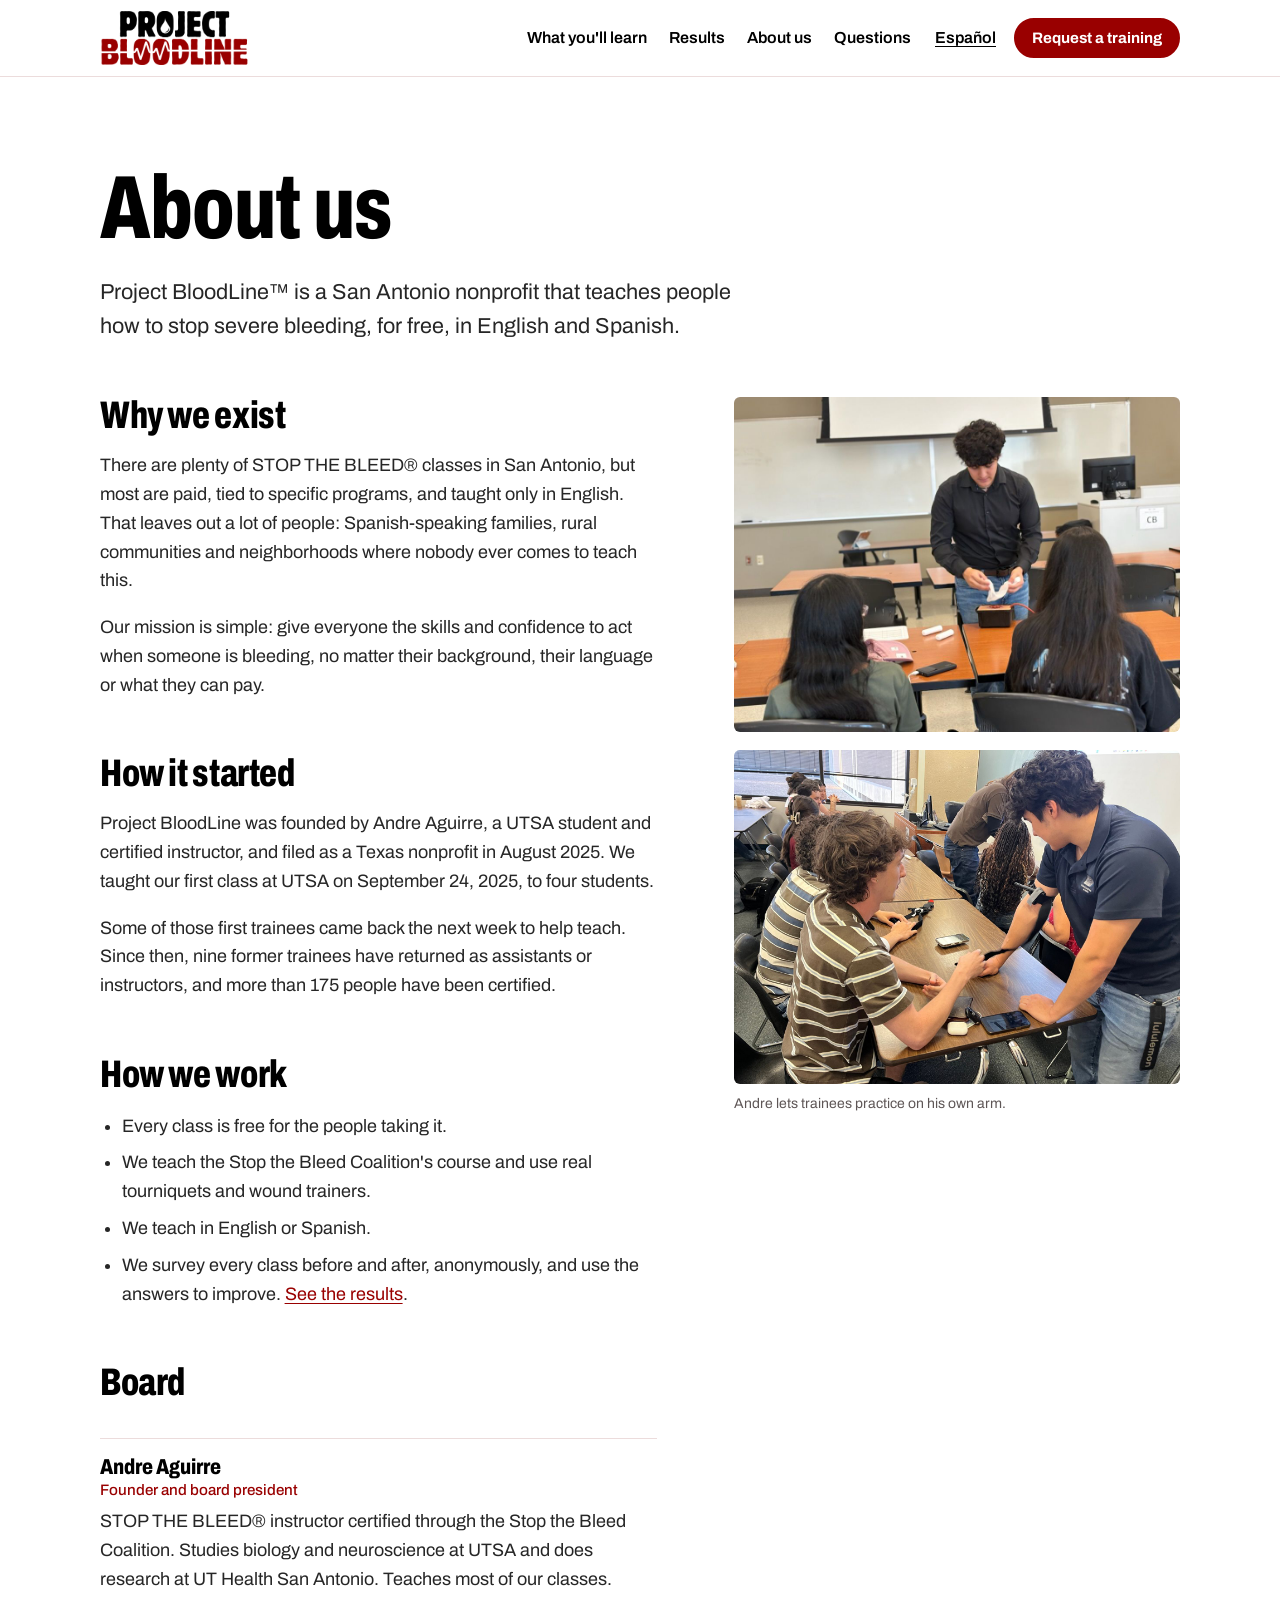
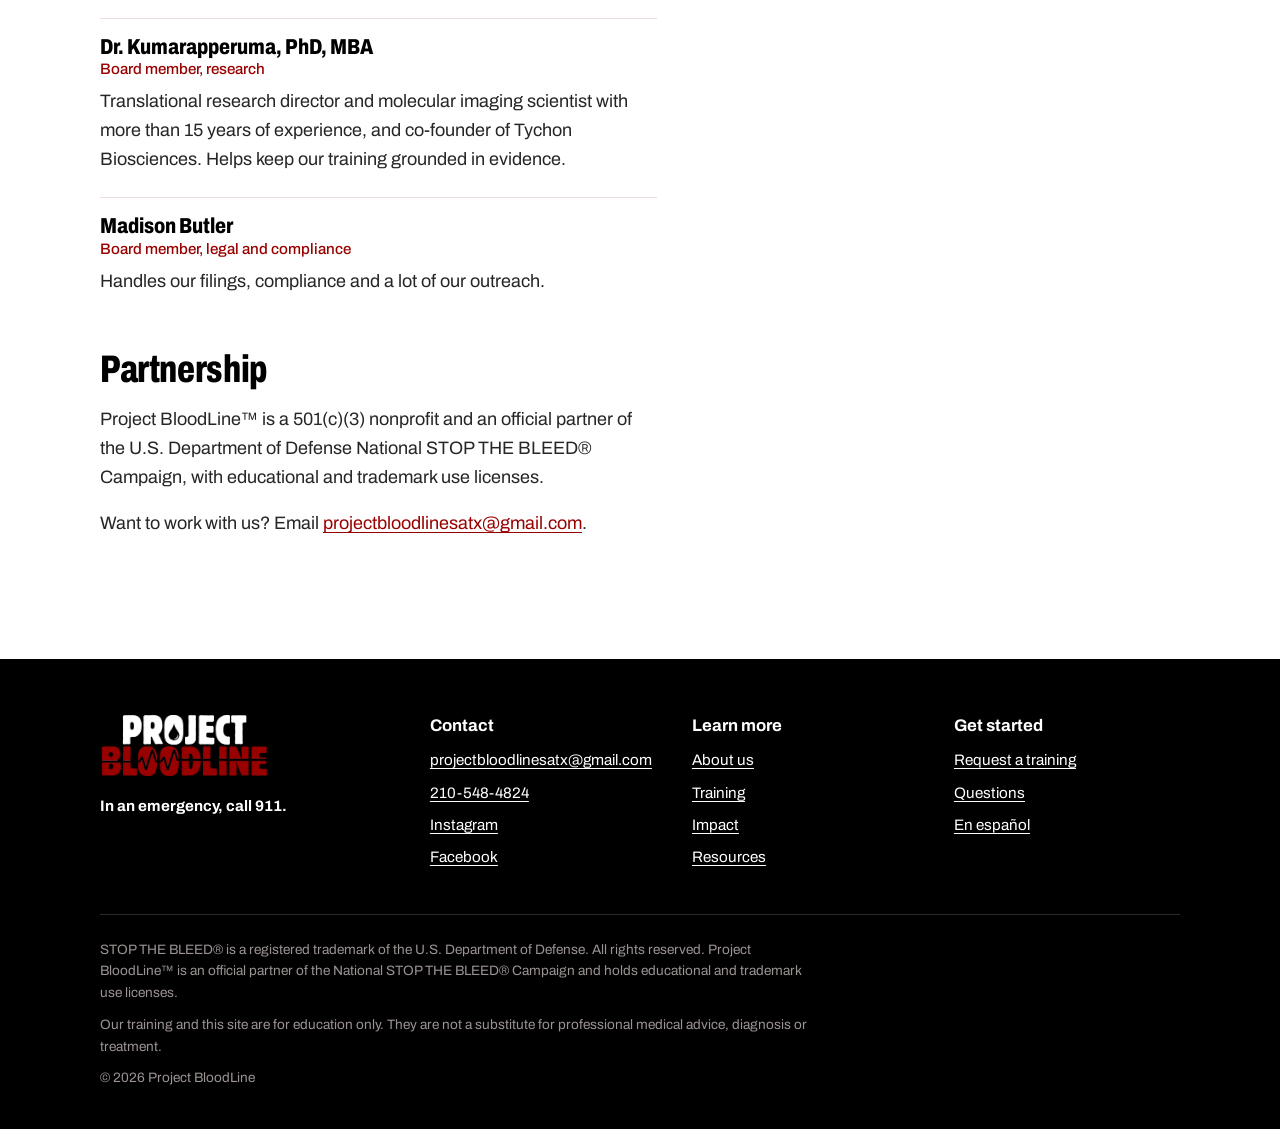
<file: website/about.html>
<!doctype html>
<html lang="en">
<head>
<meta charset="utf-8">
<meta name="viewport" content="width=device-width, initial-scale=1">
<title>About us | Project BloodLine</title>
<meta name="description" content="Who runs Project BloodLine, why we started and how we work.">
<link rel="canonical" href="https://andre-aguirre.github.io/project-bloodline/about.html">
<link rel="alternate" hreflang="en" href="https://andre-aguirre.github.io/project-bloodline/about.html">
<link rel="alternate" hreflang="es" href="https://andre-aguirre.github.io/project-bloodline/es/nosotros.html">
<meta property="og:type" content="website">
<meta property="og:title" content="About us | Project BloodLine">
<meta property="og:description" content="Who runs Project BloodLine, why we started and how we work.">
<meta property="og:image" content="https://andre-aguirre.github.io/project-bloodline/assets/img/og.jpg">
<meta property="og:url" content="https://andre-aguirre.github.io/project-bloodline/about.html">
<meta name="twitter:card" content="summary_large_image">
<meta name="theme-color" content="#990000">
<link rel="icon" href="assets/img/favicon.svg" type="image/svg+xml">
<link rel="apple-touch-icon" href="assets/img/apple-touch-icon.png">
<link rel="preload" href="assets/fonts/archivo-var.woff2" as="font" type="font/woff2" crossorigin>
<script>document.documentElement.className += " js";</script>
<link rel="stylesheet" href="assets/css/site.css?v=3">
</head>
<body>
<a class="skip" href="#main">Skip to content</a>

<header class="site-header">
  <div class="wrap">
    <a class="brand" href="./"><img src="assets/img/logo.png" alt="Project BloodLine home" width="800" height="287"></a>
    <nav class="nav" id="site-nav" aria-label="Main">
      <a href="./#teach">What you'll learn</a>
      <a href="./#results">Results</a>
      <a href="./#about">About us</a>
      <a href="questions.html">Questions</a>
      <a class="nav-cta" href="./#request">Request a training</a>
    </nav>
    <div class="header-actions">
      <a class="lang" href="es/nosotros.html" hreflang="es" lang="es">Español</a>
      <a class="btn btn--small header-cta" href="./#request">Request a training</a>
      <button class="menu-toggle" type="button" aria-expanded="false" aria-controls="site-nav">Menu</button>
    </div>
  </div>
</header>

<main id="main">
  <div class="wrap page-head">
    <h1>About us</h1>
    <p class="lede">Project BloodLine™ is a San Antonio nonprofit that teaches people how to stop severe bleeding, for free, in English and Spanish.</p>
  </div>
  <div class="wrap prose">
    <div class="prose-grid">
      <div>
        <h2>Why we exist</h2>
        <p>There are plenty of STOP THE BLEED® classes in San Antonio, but most are paid, tied to specific programs, and taught only in English. That leaves out a lot of people: Spanish-speaking families, rural communities and neighborhoods where nobody ever comes to teach this.</p>
        <p>Our mission is simple: give everyone the skills and confidence to act when someone is bleeding, no matter their background, their language or what they can pay.</p>

        <h2>How it started</h2>
        <p>Project BloodLine was founded by Andre Aguirre, a UTSA student and certified instructor, and filed as a Texas nonprofit in August 2025. We taught our first class at UTSA on September 24, 2025, to four students.</p>
        <p>Some of those first trainees came back the next week to help teach. Since then, nine former trainees have returned as assistants or instructors, and more than 175 people have been certified.</p>

        <h2>How we work</h2>
        <ul>
          <li>Every class is free for the people taking it.</li>
          <li>We teach the Stop the Bleed Coalition's course and use real tourniquets and wound trainers.</li>
          <li>We teach in English or Spanish.</li>
          <li>We survey every class before and after, anonymously, and use the answers to improve. <a href="impact.html">See the results</a>.</li>
        </ul>

        <h2>Board</h2>
        <dl class="board">
          <div>
            <dt>Andre Aguirre <span>Founder and board president</span></dt>
            <dd>STOP THE BLEED® instructor certified through the Stop the Bleed Coalition. Studies biology and neuroscience at UTSA and does research at UT Health San Antonio. Teaches most of our classes.</dd>
          </div>
          <div>
            <dt>Dr. Kumarapperuma, PhD, MBA <span>Board member, research</span></dt>
            <dd>Translational research director and molecular imaging scientist with more than 15 years of experience, and co-founder of Tychon Biosciences. Helps keep our training grounded in evidence.</dd>
          </div>
          <div>
            <dt>Madison Butler <span>Board member, legal and compliance</span></dt>
            <dd>Handles our filings, compliance and a lot of our outreach.</dd>
          </div>
        </dl>

        <h2>Partnership</h2>
        <p>Project BloodLine™ is a 501(c)(3) nonprofit and an official partner of the U.S. Department of Defense National STOP THE BLEED® Campaign, with educational and trademark use licenses.</p>
        <p>Want to work with us? Email <a href="mailto:projectbloodlinesatx@gmail.com">projectbloodlinesatx@gmail.com</a>.</p>
      </div>
      <div class="side-sticky">
        <figure><img src="assets/img/demo-packing.jpg" alt="Instructor demonstrating wound packing on a trainer for two students" width="1024" height="768"></figure>
        <figure><img src="assets/img/andre-arm.jpg" alt="A trainee tightens a tourniquet on Andre's arm" width="1600" height="1200" loading="lazy"><figcaption>Andre lets trainees practice on his own arm.</figcaption></figure>
      </div>
    </div>
  </div>
</main>

<footer class="site-footer">
  <div class="wrap">
    <div class="footer-top">
      <div>
        <img src="assets/img/logo-on-dark.png" alt="Project BloodLine" width="800" height="287" loading="lazy">
        <p class="emergency">In an emergency, call 911.</p>
      </div>
      <div>
        <h2>Contact</h2>
        <ul>
          <li><a href="mailto:projectbloodlinesatx@gmail.com">projectbloodlinesatx@gmail.com</a></li>
          <li><a href="tel:+12105484824">210-548-4824</a></li>
          <li><a href="https://www.instagram.com/projectbloodlinesatx/">Instagram</a></li>
          <li><a href="https://www.facebook.com/profile.php?id=61579327510434">Facebook</a></li>
        </ul>
      </div>
      <div>
        <h2>Learn more</h2>
        <ul>
          <li><a href="about.html">About us</a></li>
          <li><a href="training.html">Training</a></li>
          <li><a href="impact.html">Impact</a></li>
          <li><a href="resources.html">Resources</a></li>
        </ul>
      </div>
      <div>
        <h2>Get started</h2>
        <ul>
          <li><a href="./#request">Request a training</a></li>
          <li><a href="questions.html">Questions</a></li>
          <li><a href="es/nosotros.html" hreflang="es" lang="es">En español</a></li>
        </ul>
      </div>
    </div>
    <div class="legal">
      <p>STOP THE BLEED® is a registered trademark of the U.S. Department of Defense. All rights reserved. Project BloodLine™ is an official partner of the National STOP THE BLEED® Campaign and holds educational and trademark use licenses.</p>
      <p>Our training and this site are for education only. They are not a substitute for professional medical advice, diagnosis or treatment.</p>
      <p>© 2026 Project BloodLine</p>
    </div>
  </div>
</footer>

<script src="assets/js/site.js?v=3"></script>
</body>
</html>
</file>
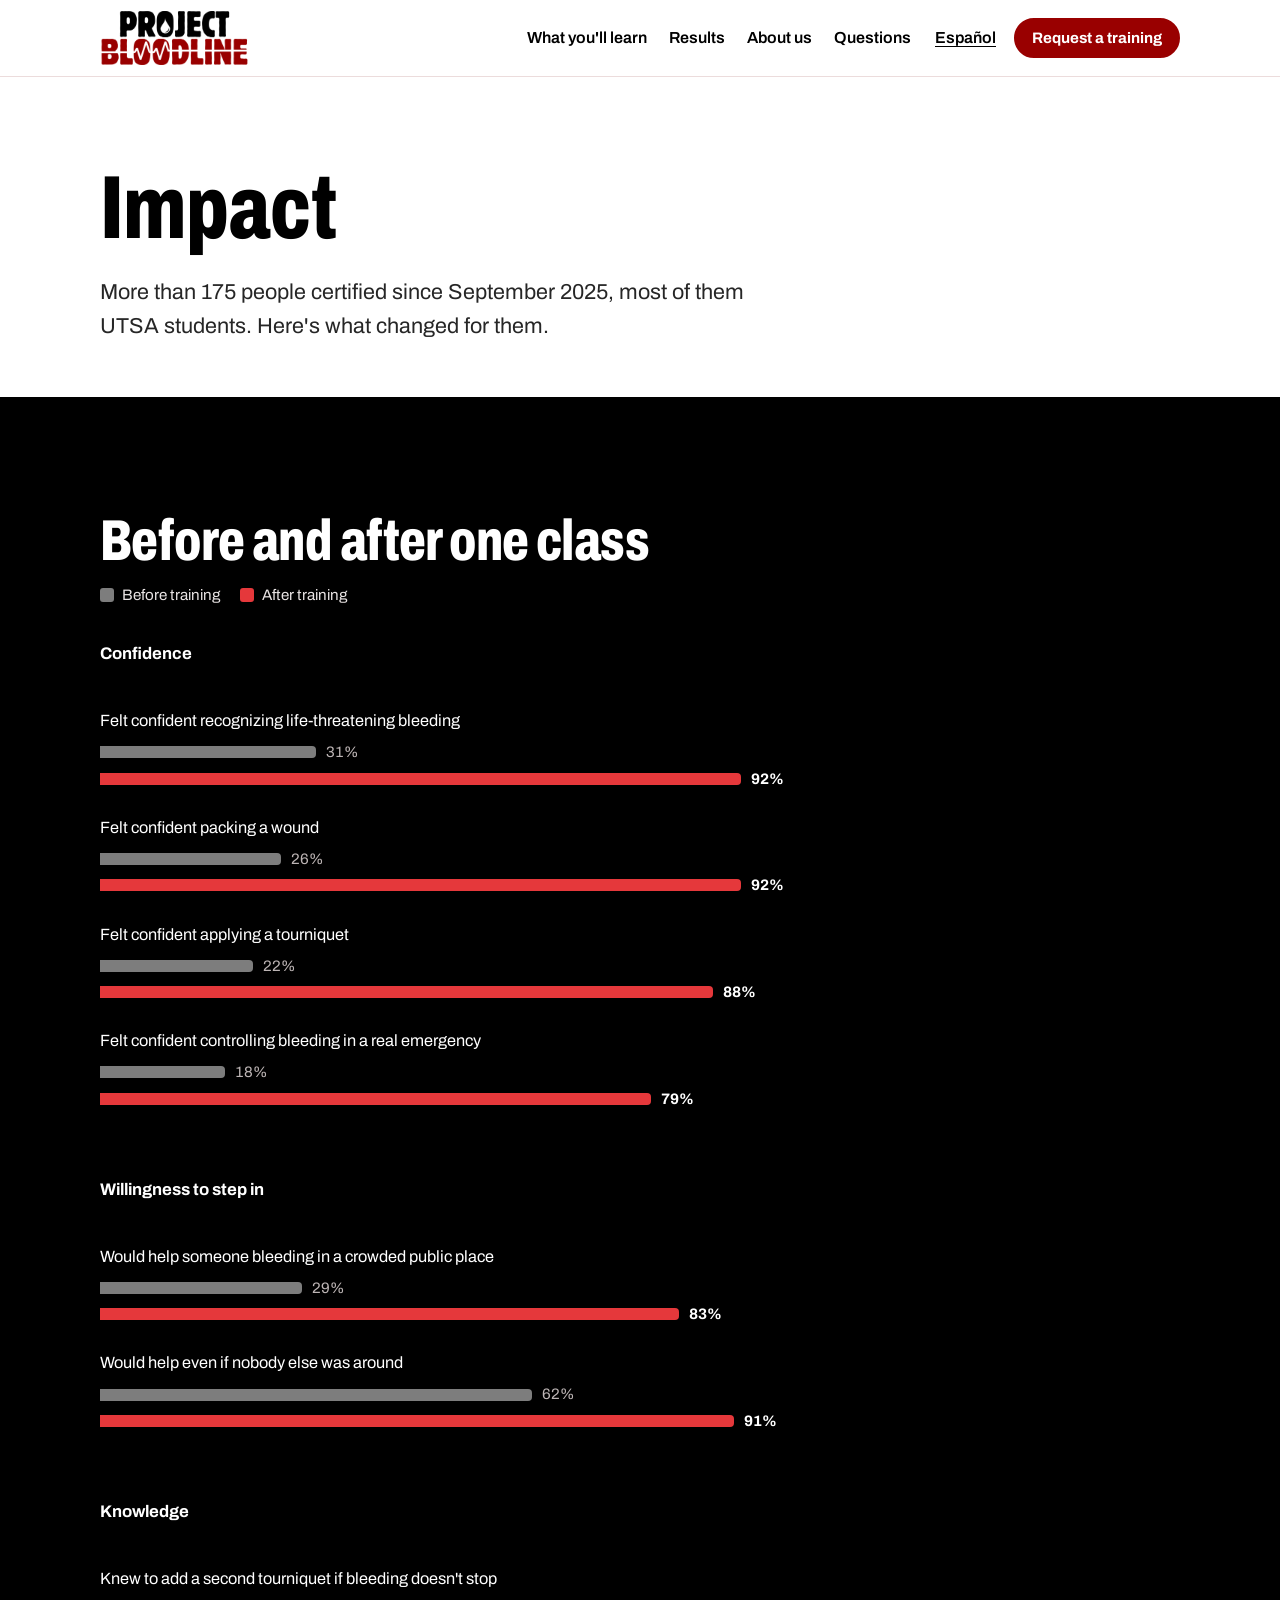
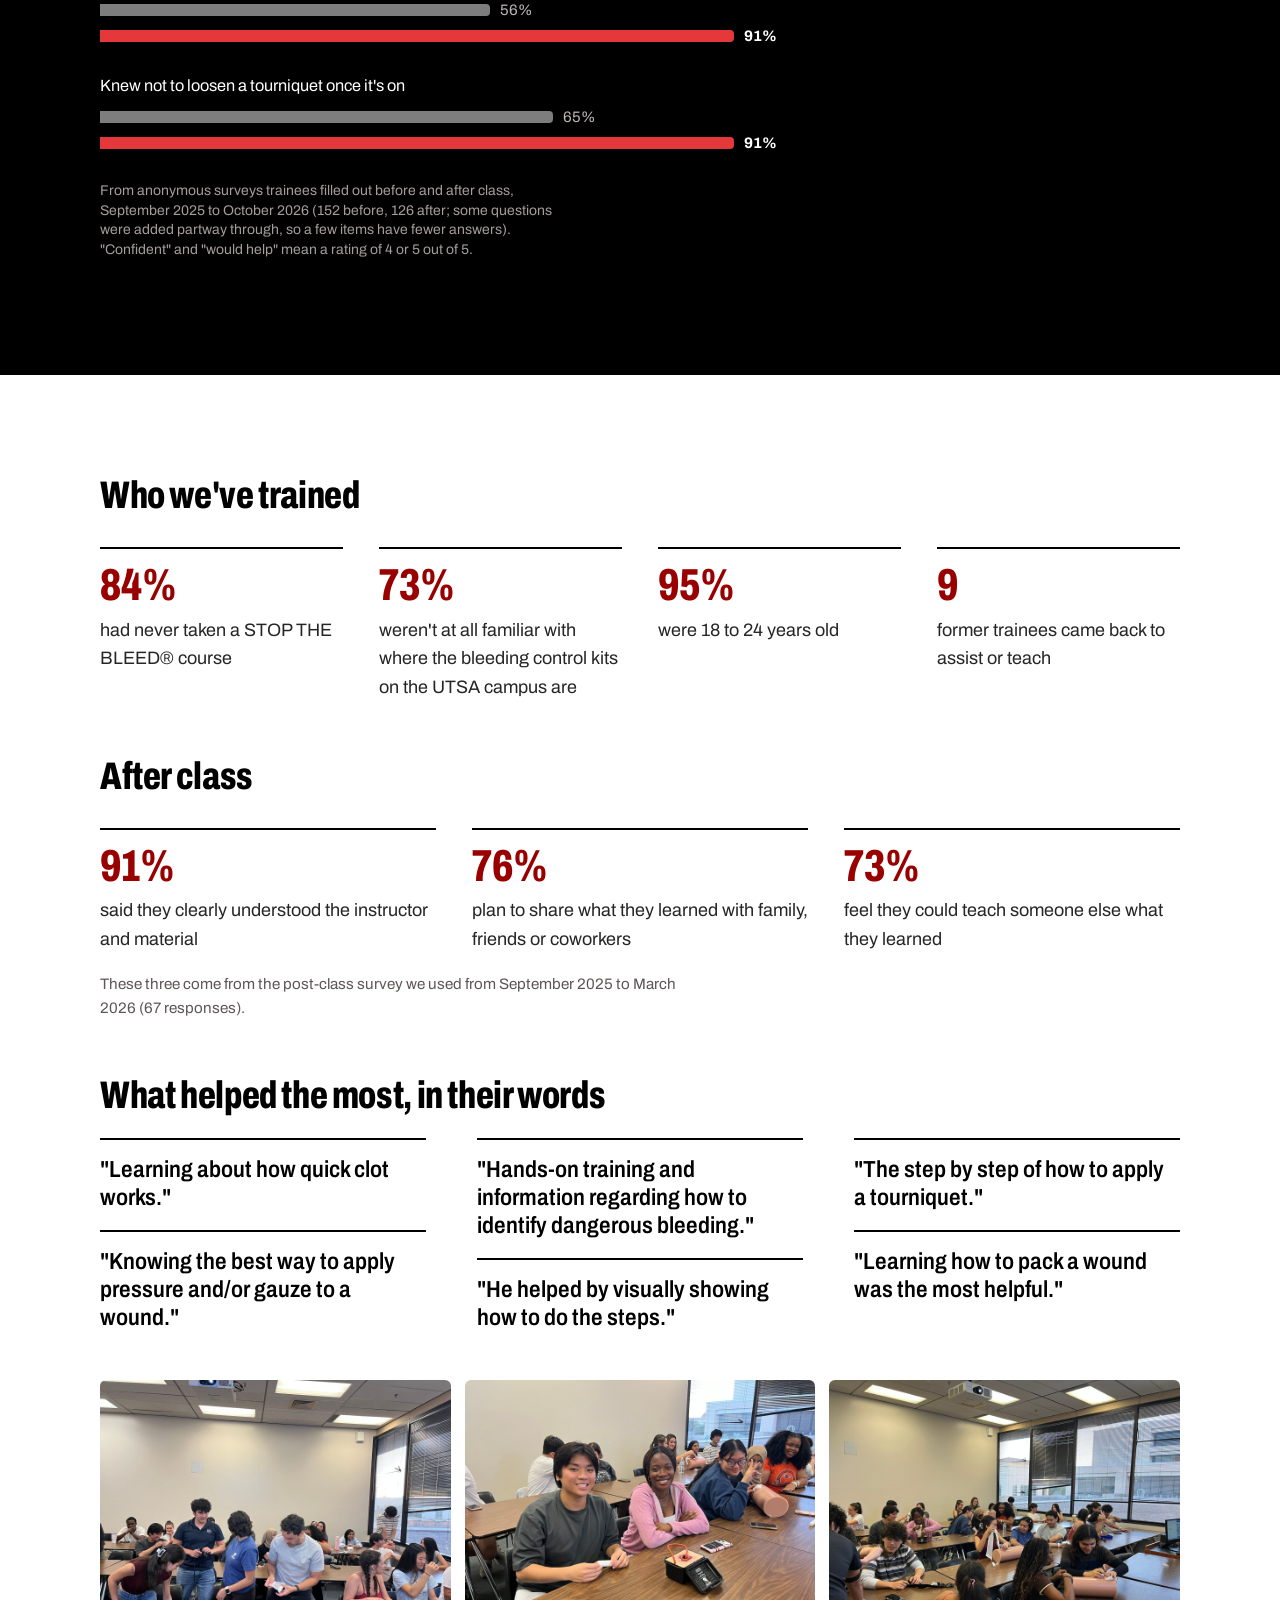
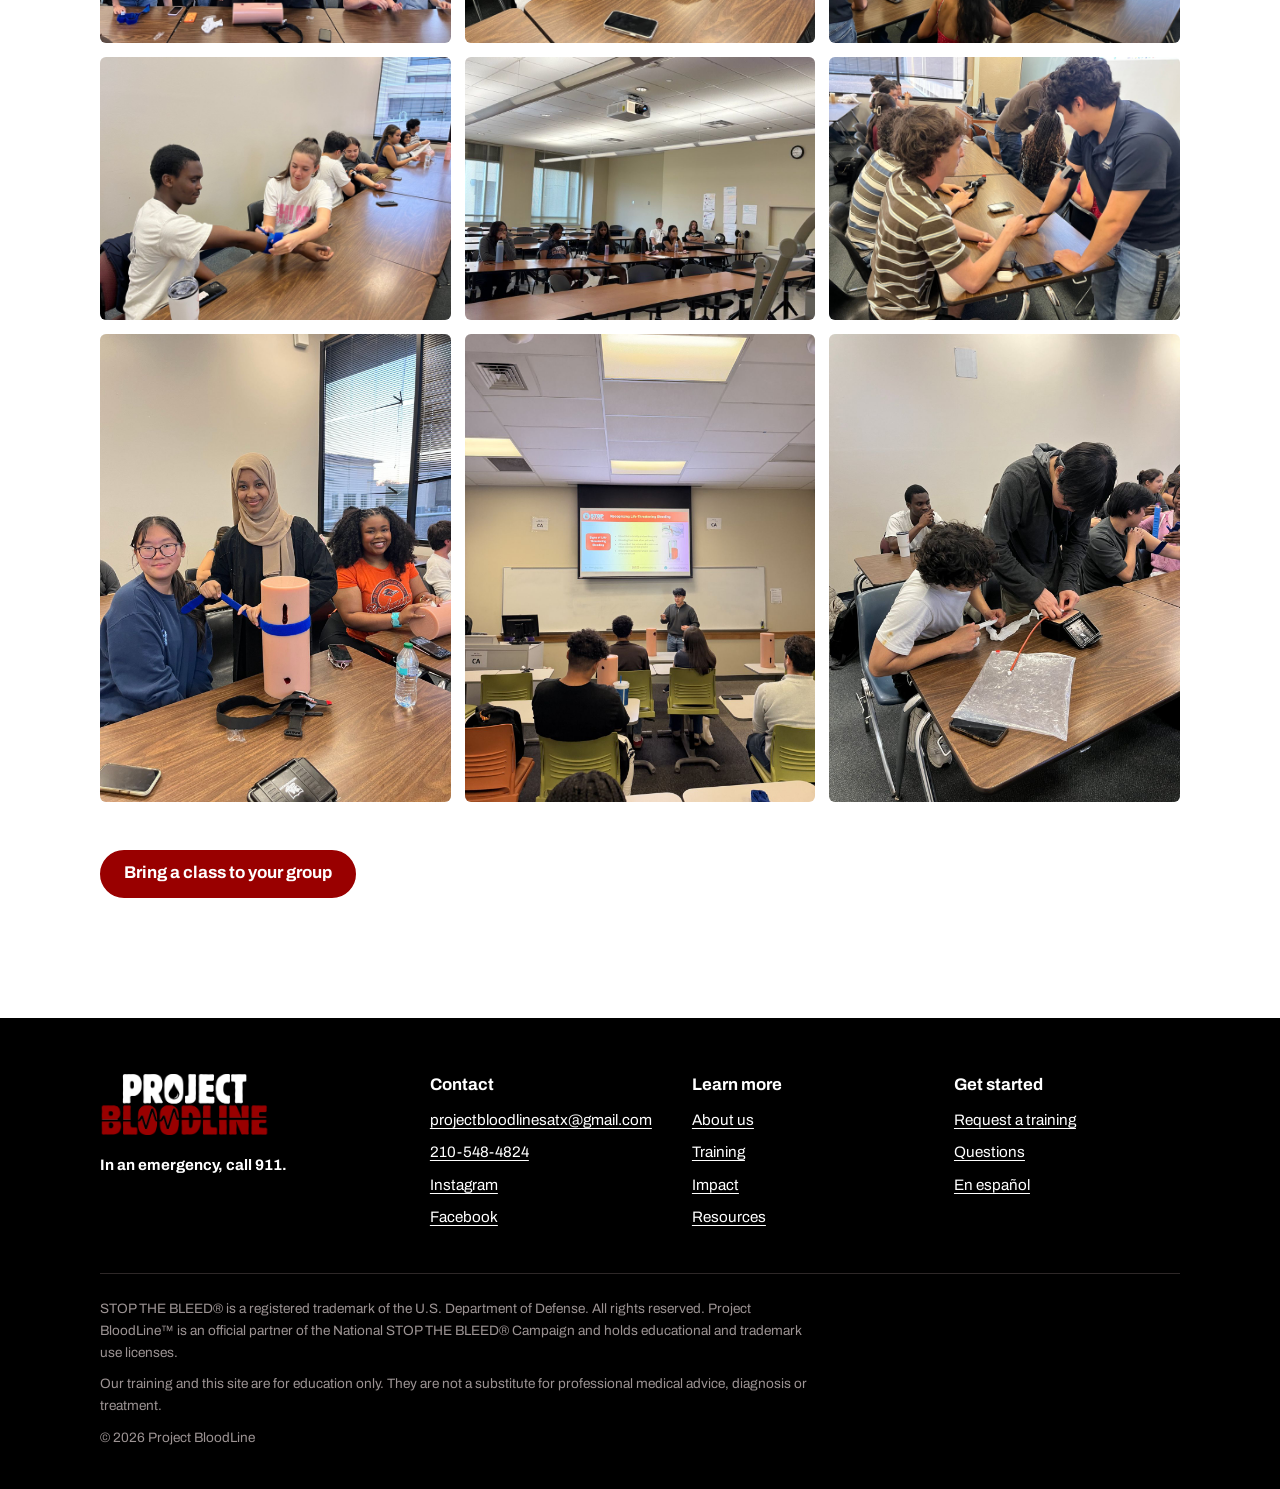
<file: website/impact.html>
<!doctype html>
<html lang="en">
<head>
<meta charset="utf-8">
<meta name="viewport" content="width=device-width, initial-scale=1">
<title>Impact | Project BloodLine</title>
<meta name="description" content="175+ people certified. How confidence, willingness to help and knowledge changed after one Project BloodLine class.">
<link rel="canonical" href="https://andre-aguirre.github.io/project-bloodline/impact.html">
<link rel="alternate" hreflang="en" href="https://andre-aguirre.github.io/project-bloodline/impact.html">
<link rel="alternate" hreflang="es" href="https://andre-aguirre.github.io/project-bloodline/es/impacto.html">
<meta property="og:type" content="website">
<meta property="og:title" content="Impact | Project BloodLine">
<meta property="og:description" content="175+ people certified. How confidence, willingness to help and knowledge changed after one Project BloodLine class.">
<meta property="og:image" content="https://andre-aguirre.github.io/project-bloodline/assets/img/og.jpg">
<meta property="og:url" content="https://andre-aguirre.github.io/project-bloodline/impact.html">
<meta name="twitter:card" content="summary_large_image">
<meta name="theme-color" content="#990000">
<link rel="icon" href="assets/img/favicon.svg" type="image/svg+xml">
<link rel="apple-touch-icon" href="assets/img/apple-touch-icon.png">
<link rel="preload" href="assets/fonts/archivo-var.woff2" as="font" type="font/woff2" crossorigin>
<script>document.documentElement.className += " js";</script>
<link rel="stylesheet" href="assets/css/site.css?v=3">
</head>
<body>
<a class="skip" href="#main">Skip to content</a>

<header class="site-header">
  <div class="wrap">
    <a class="brand" href="./"><img src="assets/img/logo.png" alt="Project BloodLine home" width="800" height="287"></a>
    <nav class="nav" id="site-nav" aria-label="Main">
      <a href="./#teach">What you'll learn</a>
      <a href="./#results">Results</a>
      <a href="./#about">About us</a>
      <a href="questions.html">Questions</a>
      <a class="nav-cta" href="./#request">Request a training</a>
    </nav>
    <div class="header-actions">
      <a class="lang" href="es/impacto.html" hreflang="es" lang="es">Español</a>
      <a class="btn btn--small header-cta" href="./#request">Request a training</a>
      <button class="menu-toggle" type="button" aria-expanded="false" aria-controls="site-nav">Menu</button>
    </div>
  </div>
</header>

<main id="main">
  <div class="wrap page-head">
    <h1>Impact</h1>
    <p class="lede">More than 175 people certified since September 2025, most of them UTSA students. Here's what changed for them.</p>
  </div>

  <section class="section section--black">
    <div class="wrap">
      <figure class="chart">
        <h2>Before and after one class</h2>
        <ul class="legend" aria-hidden="true">
          <li><span class="swatch"></span>Before training</li>
          <li><span class="swatch swatch--after"></span>After training</li>
        </ul>
        <ul class="bars">
          <li class="bar-group">Confidence</li>
          <li>
            <div class="bar-label">Felt confident recognizing life-threatening bleeding</div>
            <div class="bar" aria-label="Before training: 31%"><div class="bar-fill" style="--v:31%"></div><span class="bar-val">31%</span></div>
            <div class="bar bar--after" aria-label="After training: 92%"><div class="bar-fill" style="--v:92%"></div><span class="bar-val">92%</span></div>
          </li>
          <li>
            <div class="bar-label">Felt confident packing a wound</div>
            <div class="bar" aria-label="Before training: 26%"><div class="bar-fill" style="--v:26%"></div><span class="bar-val">26%</span></div>
            <div class="bar bar--after" aria-label="After training: 92%"><div class="bar-fill" style="--v:92%"></div><span class="bar-val">92%</span></div>
          </li>
          <li>
            <div class="bar-label">Felt confident applying a tourniquet</div>
            <div class="bar" aria-label="Before training: 22%"><div class="bar-fill" style="--v:22%"></div><span class="bar-val">22%</span></div>
            <div class="bar bar--after" aria-label="After training: 88%"><div class="bar-fill" style="--v:88%"></div><span class="bar-val">88%</span></div>
          </li>
          <li>
            <div class="bar-label">Felt confident controlling bleeding in a real emergency</div>
            <div class="bar" aria-label="Before training: 18%"><div class="bar-fill" style="--v:18%"></div><span class="bar-val">18%</span></div>
            <div class="bar bar--after" aria-label="After training: 79%"><div class="bar-fill" style="--v:79%"></div><span class="bar-val">79%</span></div>
          </li>
          <li class="bar-group">Willingness to step in</li>
          <li>
            <div class="bar-label">Would help someone bleeding in a crowded public place</div>
            <div class="bar" aria-label="Before training: 29%"><div class="bar-fill" style="--v:29%"></div><span class="bar-val">29%</span></div>
            <div class="bar bar--after" aria-label="After training: 83%"><div class="bar-fill" style="--v:83%"></div><span class="bar-val">83%</span></div>
          </li>
          <li>
            <div class="bar-label">Would help even if nobody else was around</div>
            <div class="bar" aria-label="Before training: 62%"><div class="bar-fill" style="--v:62%"></div><span class="bar-val">62%</span></div>
            <div class="bar bar--after" aria-label="After training: 91%"><div class="bar-fill" style="--v:91%"></div><span class="bar-val">91%</span></div>
          </li>
          <li class="bar-group">Knowledge</li>
          <li>
            <div class="bar-label">Knew to add a second tourniquet if bleeding doesn't stop</div>
            <div class="bar" aria-label="Before training: 56%"><div class="bar-fill" style="--v:56%"></div><span class="bar-val">56%</span></div>
            <div class="bar bar--after" aria-label="After training: 91%"><div class="bar-fill" style="--v:91%"></div><span class="bar-val">91%</span></div>
          </li>
          <li>
            <div class="bar-label">Knew not to loosen a tourniquet once it's on</div>
            <div class="bar" aria-label="Before training: 65%"><div class="bar-fill" style="--v:65%"></div><span class="bar-val">65%</span></div>
            <div class="bar bar--after" aria-label="After training: 91%"><div class="bar-fill" style="--v:91%"></div><span class="bar-val">91%</span></div>
          </li>
        </ul>
        <figcaption class="chart-note">From anonymous surveys trainees filled out before and after class, September 2025 to October 2026 (152 before, 126 after; some questions were added partway through, so a few items have fewer answers). "Confident" and "would help" mean a rating of 4 or 5 out of 5.</figcaption>
      </figure>
    </div>
  </section>

  <div class="wrap prose" style="padding-top: clamp(56px, 8vw, 104px)">
    <h2>Who we've trained</h2>
    <div class="stat-list">
      <div><strong>84%</strong><p>had never taken a STOP THE BLEED® course</p></div>
      <div><strong>73%</strong><p>weren't at all familiar with where the bleeding control kits on the UTSA campus are</p></div>
      <div><strong>95%</strong><p>were 18 to 24 years old</p></div>
      <div><strong>9</strong><p>former trainees came back to assist or teach</p></div>
    </div>

    <h2>After class</h2>
    <div class="stat-list">
      <div><strong>91%</strong><p>said they clearly understood the instructor and material</p></div>
      <div><strong>76%</strong><p>plan to share what they learned with family, friends or coworkers</p></div>
      <div><strong>73%</strong><p>feel they could teach someone else what they learned</p></div>
    </div>
    <p class="small" style="margin-top:18px">These three come from the post-class survey we used from September 2025 to March 2026 (67 responses).</p>

    <h2>What helped the most, in their words</h2>
    <div class="quotes" style="margin-top:24px">
      <figure class="quote"><p>"Learning about how quick clot works."</p></figure>
      <figure class="quote"><p>"Knowing the best way to apply pressure and/or gauze to a wound."</p></figure>
      <figure class="quote"><p>"Hands-on training and information regarding how to identify dangerous bleeding."</p></figure>
      <figure class="quote"><p>"He helped by visually showing how to do the steps."</p></figure>
      <figure class="quote"><p>"The step by step of how to apply a tourniquet."</p></figure>
      <figure class="quote"><p>"Learning how to pack a wound was the most helpful."</p></figure>
    </div>
    

    <div class="gallery">
      <figure><img src="assets/img/practice-wide.jpg" alt="Trainees practicing tourniquets and wound packing around a classroom" width="1600" height="1200" loading="lazy"></figure>
      <figure><img src="assets/img/smiles.jpg" alt="Trainees smiling next to a wound trainer" width="1600" height="1200" loading="lazy"></figure>
      <figure><img src="assets/img/full-class.jpg" alt="A full classroom practicing on wound trainers" width="1600" height="1200" loading="lazy"></figure>
      <figure><img src="assets/img/tourniquet-pair.jpg" alt="A trainee applies a tourniquet to a classmate" width="1600" height="1200" loading="lazy"></figure>
      <figure><img src="assets/img/audience.jpg" alt="Trainees seated in a classroom listening" width="1024" height="768" loading="lazy"></figure>
      <figure><img src="assets/img/andre-arm.jpg" alt="A trainee tightens a tourniquet on the instructor's arm" width="1600" height="1200" loading="lazy"></figure>
      <figure class="tall"><img src="assets/img/tourniquet-trainer.jpg" alt="Three trainees with a tourniquet on a limb trainer" width="1200" height="1600" loading="lazy"></figure>
      <figure class="tall"><img src="assets/img/lecture-2.jpg" alt="Instructor presenting how to recognize life-threatening bleeding" width="1200" height="1600" loading="lazy"></figure>
      <figure class="tall"><img src="assets/img/packing-box.jpg" alt="Two trainees packing a wound trainer" width="1200" height="1600" loading="lazy"></figure>
    </div>

    <p style="margin-top:48px"><a class="btn" href="./#request">Bring a class to your group</a></p>
  </div>
</main>

<footer class="site-footer">
  <div class="wrap">
    <div class="footer-top">
      <div>
        <img src="assets/img/logo-on-dark.png" alt="Project BloodLine" width="800" height="287" loading="lazy">
        <p class="emergency">In an emergency, call 911.</p>
      </div>
      <div>
        <h2>Contact</h2>
        <ul>
          <li><a href="mailto:projectbloodlinesatx@gmail.com">projectbloodlinesatx@gmail.com</a></li>
          <li><a href="tel:+12105484824">210-548-4824</a></li>
          <li><a href="https://www.instagram.com/projectbloodlinesatx/">Instagram</a></li>
          <li><a href="https://www.facebook.com/profile.php?id=61579327510434">Facebook</a></li>
        </ul>
      </div>
      <div>
        <h2>Learn more</h2>
        <ul>
          <li><a href="about.html">About us</a></li>
          <li><a href="training.html">Training</a></li>
          <li><a href="impact.html">Impact</a></li>
          <li><a href="resources.html">Resources</a></li>
        </ul>
      </div>
      <div>
        <h2>Get started</h2>
        <ul>
          <li><a href="./#request">Request a training</a></li>
          <li><a href="questions.html">Questions</a></li>
          <li><a href="es/impacto.html" hreflang="es" lang="es">En español</a></li>
        </ul>
      </div>
    </div>
    <div class="legal">
      <p>STOP THE BLEED® is a registered trademark of the U.S. Department of Defense. All rights reserved. Project BloodLine™ is an official partner of the National STOP THE BLEED® Campaign and holds educational and trademark use licenses.</p>
      <p>Our training and this site are for education only. They are not a substitute for professional medical advice, diagnosis or treatment.</p>
      <p>© 2026 Project BloodLine</p>
    </div>
  </div>
</footer>

<script src="assets/js/site.js?v=3"></script>
</body>
</html>
</file>
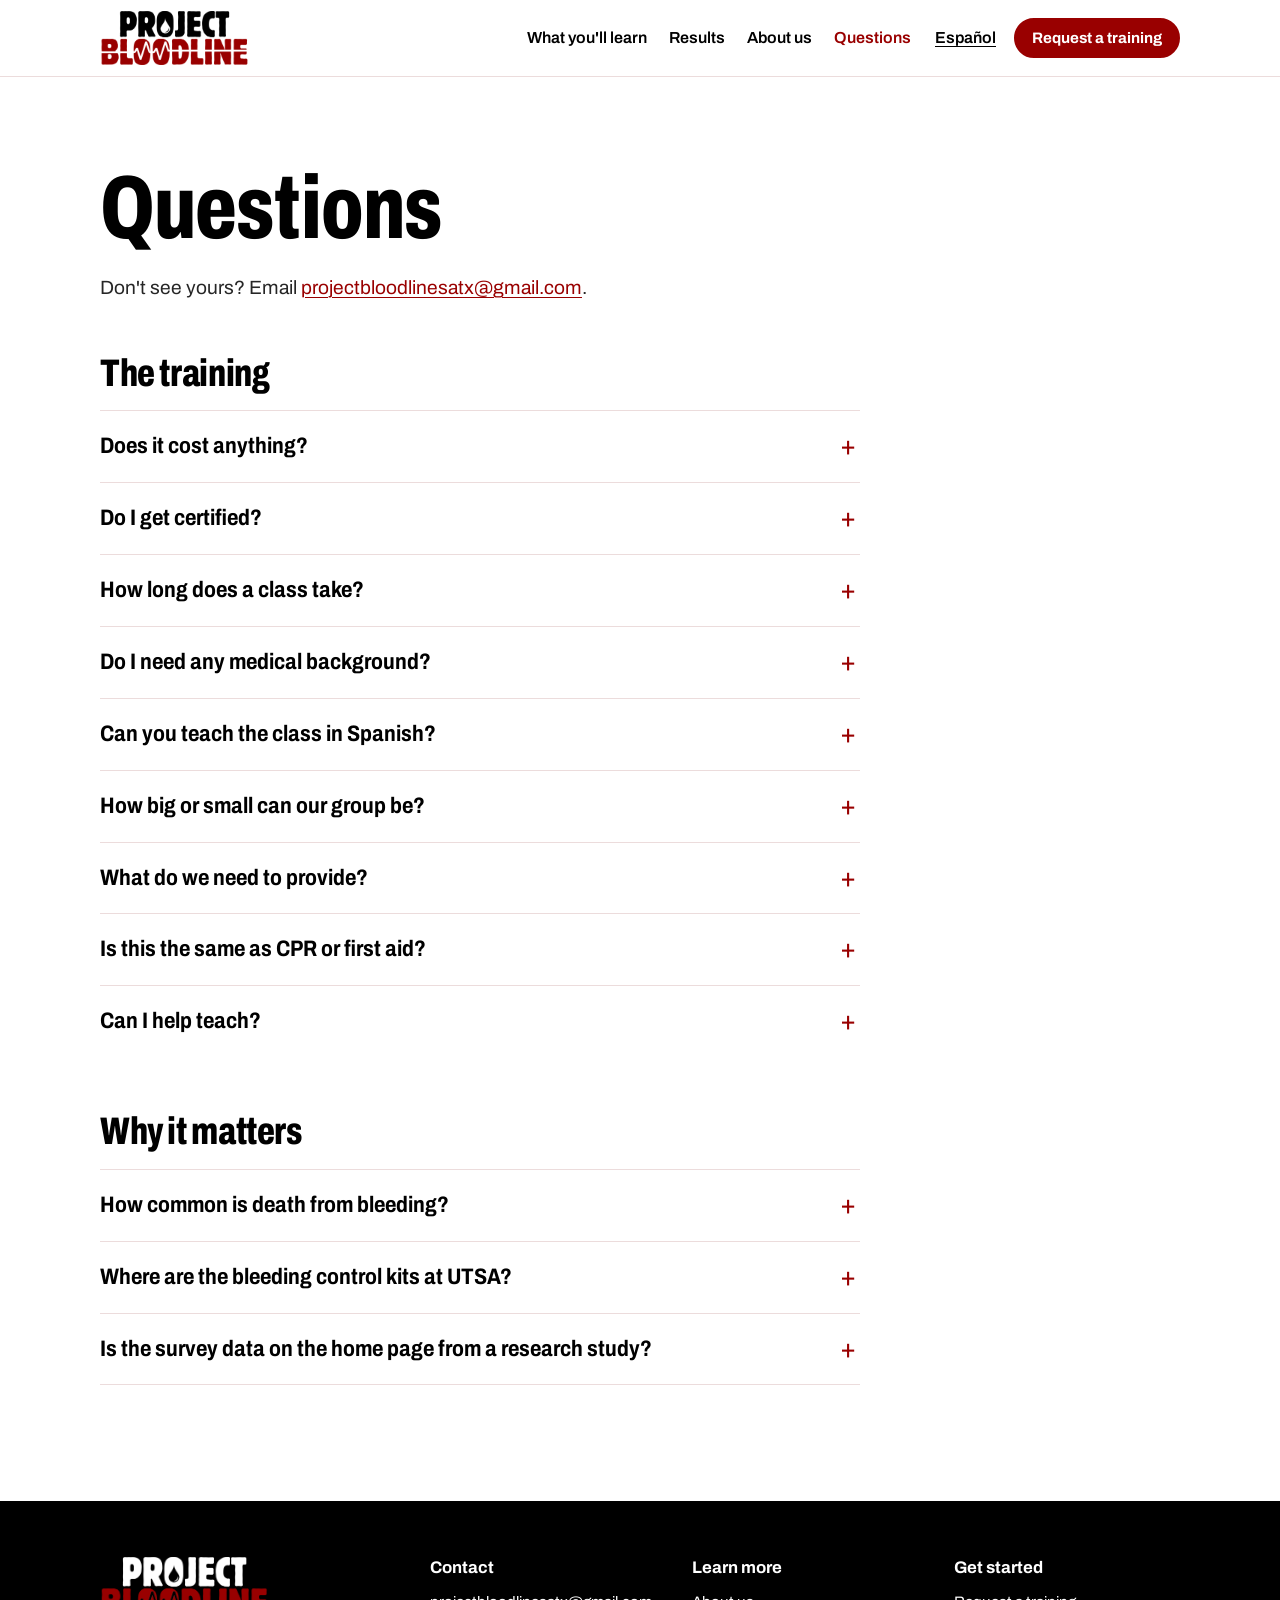
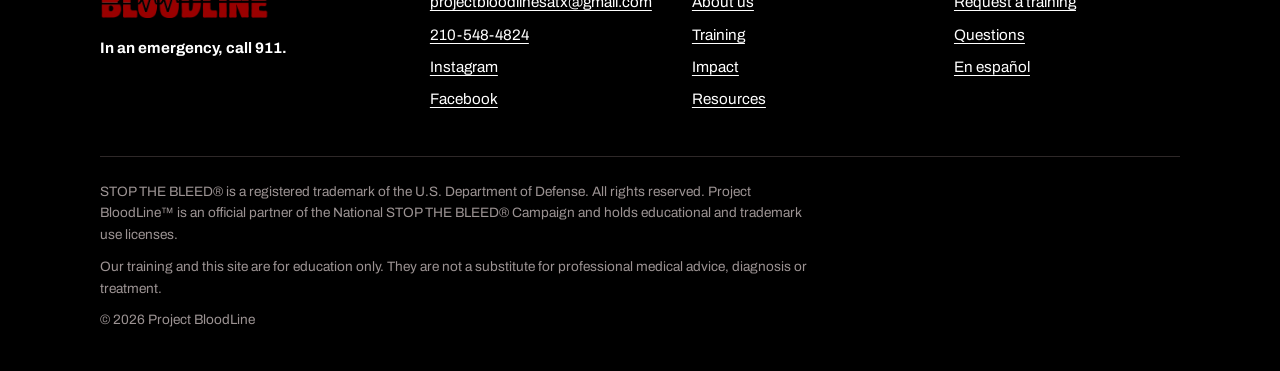
<file: website/questions.html>
<!doctype html>
<html lang="en">
<head>
<meta charset="utf-8">
<meta name="viewport" content="width=device-width, initial-scale=1">
<title>Questions | Project BloodLine</title>
<meta name="description" content="Answers about Project BloodLine's free STOP THE BLEED® trainings: cost, certificates, Spanish classes, group size and UTSA's bleeding control kits.">
<link rel="canonical" href="https://andre-aguirre.github.io/project-bloodline/questions.html">
<link rel="alternate" hreflang="en" href="https://andre-aguirre.github.io/project-bloodline/questions.html">
<link rel="alternate" hreflang="es" href="https://andre-aguirre.github.io/project-bloodline/es/preguntas.html">
<meta name="theme-color" content="#990000">
<link rel="icon" href="assets/img/favicon.svg" type="image/svg+xml">
<link rel="apple-touch-icon" href="assets/img/apple-touch-icon.png">
<link rel="preload" href="assets/fonts/archivo-var.woff2" as="font" type="font/woff2" crossorigin>
<script>document.documentElement.className += " js";</script>
<link rel="stylesheet" href="assets/css/site.css?v=3">
</head>
<body>
<a class="skip" href="#main">Skip to content</a>

<header class="site-header">
  <div class="wrap">
    <a class="brand" href="./"><img src="assets/img/logo.png" alt="Project BloodLine home" width="800" height="287"></a>
    <nav class="nav" id="site-nav" aria-label="Main">
      <a href="./#teach">What you'll learn</a>
      <a href="./#results">Results</a>
      <a href="./#about">About us</a>
      <a href="questions.html" aria-current="page">Questions</a>
      <a class="nav-cta" href="./#request">Request a training</a>
    </nav>
    <div class="header-actions">
      <a class="lang" href="es/preguntas.html" hreflang="es" lang="es">Español</a>
      <a class="btn btn--small header-cta" href="./#request">Request a training</a>
      <button class="menu-toggle" type="button" aria-expanded="false" aria-controls="site-nav">Menu</button>
    </div>
  </div>
</header>

<main id="main">
  <div class="wrap page-head">
    <h1>Questions</h1>
    <p class="intro">Don't see yours? Email <a href="mailto:projectbloodlinesatx@gmail.com">projectbloodlinesatx@gmail.com</a>.</p>
  </div>

  <div class="wrap">
    <div class="faq">
      <h2>The training</h2>

      <details>
        <summary>Does it cost anything?</summary>
        <div class="answer"><p>No. Our trainings are free for the people taking them, and we bring the equipment.</p></div>
      </details>

      <details>
        <summary>Do I get certified?</summary>
        <div class="answer"><p>Yes. Everyone who completes the course gets a Stop the Bleed Coalition course completion certificate by email. Nobody has failed one of our classes yet.</p></div>
      </details>

      <details>
        <summary>How long does a class take?</summary>
        <div class="answer"><p>Usually about an hour, including the hands-on practice.</p></div>
      </details>

      <details>
        <summary>Do I need any medical background?</summary>
        <div class="answer"><p>None. Most of our trainees have never done this before. The class is built for people who aren't doctors, nurses or EMTs.</p></div>
      </details>

      <details>
        <summary>Can you teach the class in Spanish?</summary>
        <div class="answer"><p>Yes. Just tell us in your email.</p></div>
      </details>

      <details>
        <summary>How big or small can our group be?</summary>
        <div class="answer"><p>We've taught classes of a few people and classes of a full lecture room. Tell us roughly how many you expect and we'll plan instructors and equipment around it.</p></div>
      </details>

      <details>
        <summary>What do we need to provide?</summary>
        <div class="answer"><p>A room with tables and the people. If there's a projector we'll use it, but we can teach without one.</p></div>
      </details>

      <details>
        <summary>Is this the same as CPR or first aid?</summary>
        <div class="answer"><p>No. CPR is for when someone's heart stops. STOP THE BLEED® is for severe bleeding, which can kill someone before their heart ever stops. They work well together, and lots of our trainees have taken CPR too.</p></div>
      </details>

      <details>
        <summary>Can I help teach?</summary>
        <div class="answer"><p>Some of our trainees have come back to assist and later teach classes themselves. If you're interested, take a class first, then email us.</p></div>
      </details>

      <h2>Why it matters</h2>

      <details>
        <summary>How common is death from bleeding?</summary>
        <div class="answer">
          <p>Uncontrolled bleeding is the number one cause of preventable death after an injury, and a person can die from blood loss in as little as five minutes. That's often less time than it takes for an ambulance to arrive, which is why bystanders matter.</p>
          <p class="small">Sources: <a href="https://www.stopthebleed.org/">STOP THE BLEED®</a>, <a href="https://www.pennstatehealth.org/childrens/services-treatments/trauma-program/injury-prevention-program/stop-bleed">Penn State Health</a>.</p>
        </div>
      </details>

      <details>
        <summary>Where are the bleeding control kits at UTSA?</summary>
        <div class="answer">
          <p>UTSA's bleeding control kits are mounted with the AEDs in campus buildings. Most people have never noticed them: in our surveys, 73% of trainees weren't at all familiar with where the kits on campus are.</p>
          <p>We're working on a way to fix that. Our <a href="https://andre-aguirre.github.io/utsa-kits/">campus kit finder</a> is an early prototype built from UTSA PD's kit list. It isn't affiliated with or approved by UTSA, and the locations are approximate, so don't rely on it in an emergency. In an emergency, call 911.</p>
          <p><a href="resources.html">More on bleeding control kits</a></p>
        </div>
      </details>

      <details>
        <summary>Is the survey data on the home page from a research study?</summary>
        <div class="answer"><p>No. It's from the anonymous feedback surveys we give before and after every class so we can see what's working. Numbers are combined across classes and never tied to a name.</p></div>
      </details>
    </div>
  </div>
</main>

<footer class="site-footer">
  <div class="wrap">
    <div class="footer-top">
      <div>
        <img src="assets/img/logo-on-dark.png" alt="Project BloodLine" width="800" height="287" loading="lazy">
        <p class="emergency">In an emergency, call 911.</p>
      </div>
      <div>
        <h2>Contact</h2>
        <ul>
          <li><a href="mailto:projectbloodlinesatx@gmail.com">projectbloodlinesatx@gmail.com</a></li>
          <li><a href="tel:+12105484824">210-548-4824</a></li>
          <li><a href="https://www.instagram.com/projectbloodlinesatx/">Instagram</a></li>
          <li><a href="https://www.facebook.com/profile.php?id=61579327510434">Facebook</a></li>
        </ul>
      </div>
      <div>
        <h2>Learn more</h2>
        <ul>
          <li><a href="about.html">About us</a></li>
          <li><a href="training.html">Training</a></li>
          <li><a href="impact.html">Impact</a></li>
          <li><a href="resources.html">Resources</a></li>
        </ul>
      </div>
      <div>
        <h2>Get started</h2>
        <ul>
          <li><a href="./#request">Request a training</a></li>
          <li><a href="questions.html">Questions</a></li>
          <li><a href="es/preguntas.html" hreflang="es" lang="es">En español</a></li>
        </ul>
      </div>
    </div>
    <div class="legal">
      <p>STOP THE BLEED® is a registered trademark of the U.S. Department of Defense. All rights reserved. Project BloodLine™ is an official partner of the National STOP THE BLEED® Campaign and holds educational and trademark use licenses.</p>
      <p>Our training and this site are for education only. They are not a substitute for professional medical advice, diagnosis or treatment.</p>
      <p>© 2026 Project BloodLine</p>
    </div>
  </div>
</footer>
<script src="assets/js/site.js?v=3"></script>
</body>
</html>
</file>
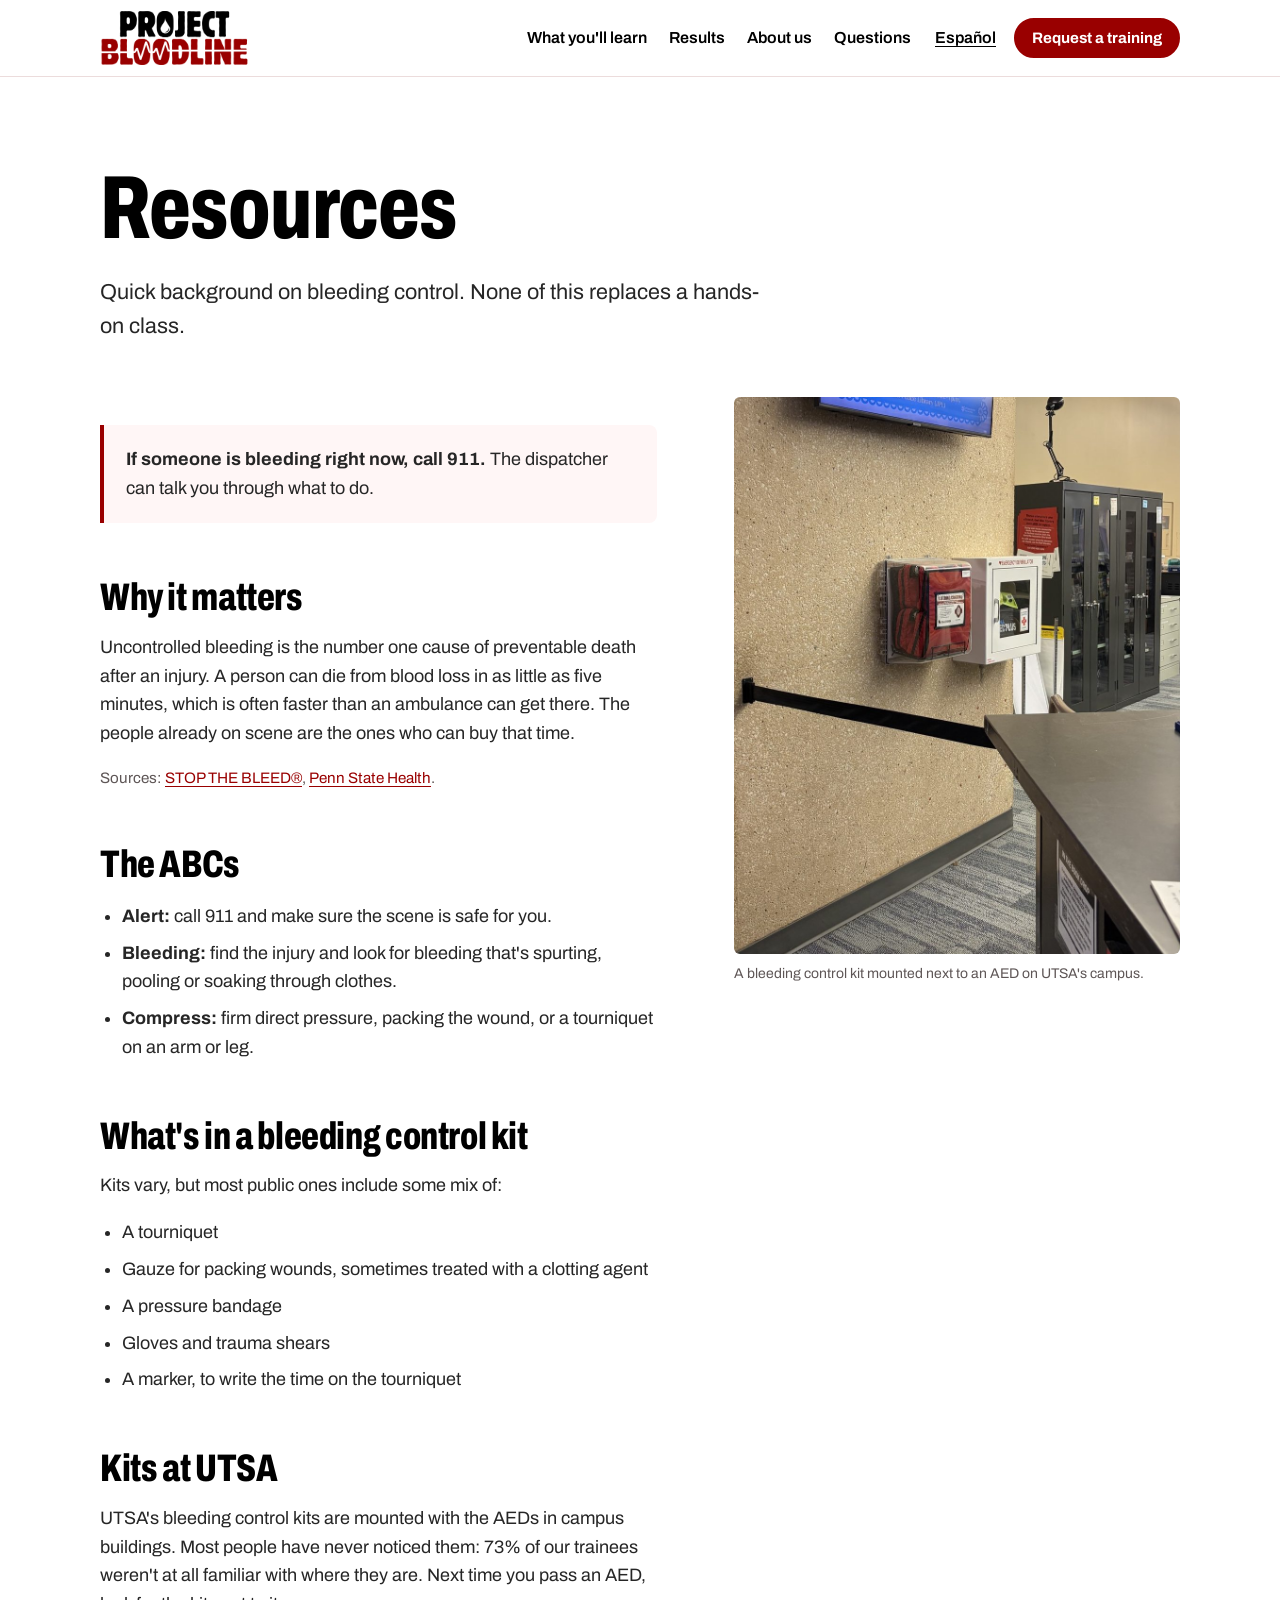
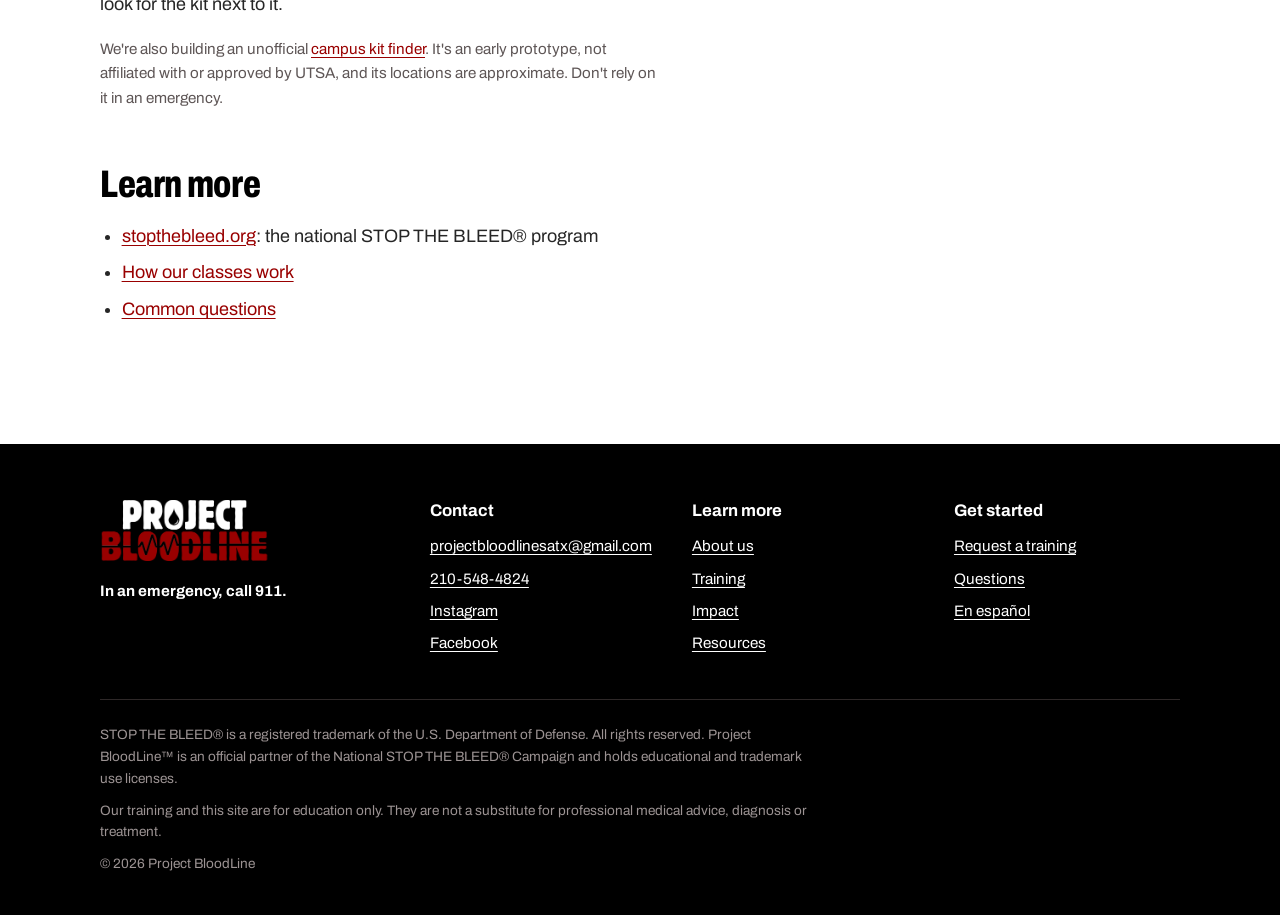
<file: website/resources.html>
<!doctype html>
<html lang="en">
<head>
<meta charset="utf-8">
<meta name="viewport" content="width=device-width, initial-scale=1">
<title>Resources | Project BloodLine</title>
<meta name="description" content="Why bleeding control matters, what's in a bleeding control kit and where to learn more.">
<link rel="canonical" href="https://andre-aguirre.github.io/project-bloodline/resources.html">
<link rel="alternate" hreflang="en" href="https://andre-aguirre.github.io/project-bloodline/resources.html">
<link rel="alternate" hreflang="es" href="https://andre-aguirre.github.io/project-bloodline/es/recursos.html">
<meta property="og:type" content="website">
<meta property="og:title" content="Resources | Project BloodLine">
<meta property="og:description" content="Why bleeding control matters, what's in a bleeding control kit and where to learn more.">
<meta property="og:image" content="https://andre-aguirre.github.io/project-bloodline/assets/img/og.jpg">
<meta property="og:url" content="https://andre-aguirre.github.io/project-bloodline/resources.html">
<meta name="twitter:card" content="summary_large_image">
<meta name="theme-color" content="#990000">
<link rel="icon" href="assets/img/favicon.svg" type="image/svg+xml">
<link rel="apple-touch-icon" href="assets/img/apple-touch-icon.png">
<link rel="preload" href="assets/fonts/archivo-var.woff2" as="font" type="font/woff2" crossorigin>
<script>document.documentElement.className += " js";</script>
<link rel="stylesheet" href="assets/css/site.css?v=3">
</head>
<body>
<a class="skip" href="#main">Skip to content</a>

<header class="site-header">
  <div class="wrap">
    <a class="brand" href="./"><img src="assets/img/logo.png" alt="Project BloodLine home" width="800" height="287"></a>
    <nav class="nav" id="site-nav" aria-label="Main">
      <a href="./#teach">What you'll learn</a>
      <a href="./#results">Results</a>
      <a href="./#about">About us</a>
      <a href="questions.html">Questions</a>
      <a class="nav-cta" href="./#request">Request a training</a>
    </nav>
    <div class="header-actions">
      <a class="lang" href="es/recursos.html" hreflang="es" lang="es">Español</a>
      <a class="btn btn--small header-cta" href="./#request">Request a training</a>
      <button class="menu-toggle" type="button" aria-expanded="false" aria-controls="site-nav">Menu</button>
    </div>
  </div>
</header>

<main id="main">
  <div class="wrap page-head">
    <h1>Resources</h1>
    <p class="lede">Quick background on bleeding control. None of this replaces a hands-on class.</p>
  </div>
  <div class="wrap prose">
    <div class="prose-grid">
      <div>
        <div class="callout"><p><strong>If someone is bleeding right now, call 911.</strong> The dispatcher can talk you through what to do.</p></div>

        <h2>Why it matters</h2>
        <p>Uncontrolled bleeding is the number one cause of preventable death after an injury. A person can die from blood loss in as little as five minutes, which is often faster than an ambulance can get there. The people already on scene are the ones who can buy that time.</p>
        <p class="small">Sources: <a href="https://www.stopthebleed.org/">STOP THE BLEED®</a>, <a href="https://www.pennstatehealth.org/childrens/services-treatments/trauma-program/injury-prevention-program/stop-bleed">Penn State Health</a>.</p>

        <h2>The ABCs</h2>
        <ul>
          <li><strong>Alert:</strong> call 911 and make sure the scene is safe for you.</li>
          <li><strong>Bleeding:</strong> find the injury and look for bleeding that's spurting, pooling or soaking through clothes.</li>
          <li><strong>Compress:</strong> firm direct pressure, packing the wound, or a tourniquet on an arm or leg.</li>
        </ul>

        <h2>What's in a bleeding control kit</h2>
        <p>Kits vary, but most public ones include some mix of:</p>
        <ul>
          <li>A tourniquet</li>
          <li>Gauze for packing wounds, sometimes treated with a clotting agent</li>
          <li>A pressure bandage</li>
          <li>Gloves and trauma shears</li>
          <li>A marker, to write the time on the tourniquet</li>
        </ul>

        <h2>Kits at UTSA</h2>
        <p>UTSA's bleeding control kits are mounted with the AEDs in campus buildings. Most people have never noticed them: 73% of our trainees weren't at all familiar with where they are. Next time you pass an AED, look for the kit next to it.</p>
        <p class="small">We're also building an unofficial <a href="https://andre-aguirre.github.io/utsa-kits/">campus kit finder</a>. It's an early prototype, not affiliated with or approved by UTSA, and its locations are approximate. Don't rely on it in an emergency.</p>

        <h2>Learn more</h2>
        <ul>
          <li><a href="https://www.stopthebleed.org/">stopthebleed.org</a>: the national STOP THE BLEED® program</li>
          <li><a href="training.html">How our classes work</a></li>
          <li><a href="questions.html">Common questions</a></li>
        </ul>
      </div>
      <div class="side-sticky">
        <figure><img src="assets/img/kit-aed.jpg" alt="A red bleeding control kit mounted on a wall next to an AED cabinet" width="945" height="1180"><figcaption>A bleeding control kit mounted next to an AED on UTSA's campus.</figcaption></figure>
      </div>
    </div>
  </div>
</main>

<footer class="site-footer">
  <div class="wrap">
    <div class="footer-top">
      <div>
        <img src="assets/img/logo-on-dark.png" alt="Project BloodLine" width="800" height="287" loading="lazy">
        <p class="emergency">In an emergency, call 911.</p>
      </div>
      <div>
        <h2>Contact</h2>
        <ul>
          <li><a href="mailto:projectbloodlinesatx@gmail.com">projectbloodlinesatx@gmail.com</a></li>
          <li><a href="tel:+12105484824">210-548-4824</a></li>
          <li><a href="https://www.instagram.com/projectbloodlinesatx/">Instagram</a></li>
          <li><a href="https://www.facebook.com/profile.php?id=61579327510434">Facebook</a></li>
        </ul>
      </div>
      <div>
        <h2>Learn more</h2>
        <ul>
          <li><a href="about.html">About us</a></li>
          <li><a href="training.html">Training</a></li>
          <li><a href="impact.html">Impact</a></li>
          <li><a href="resources.html">Resources</a></li>
        </ul>
      </div>
      <div>
        <h2>Get started</h2>
        <ul>
          <li><a href="./#request">Request a training</a></li>
          <li><a href="questions.html">Questions</a></li>
          <li><a href="es/recursos.html" hreflang="es" lang="es">En español</a></li>
        </ul>
      </div>
    </div>
    <div class="legal">
      <p>STOP THE BLEED® is a registered trademark of the U.S. Department of Defense. All rights reserved. Project BloodLine™ is an official partner of the National STOP THE BLEED® Campaign and holds educational and trademark use licenses.</p>
      <p>Our training and this site are for education only. They are not a substitute for professional medical advice, diagnosis or treatment.</p>
      <p>© 2026 Project BloodLine</p>
    </div>
  </div>
</footer>

<script src="assets/js/site.js?v=3"></script>
</body>
</html>
</file>
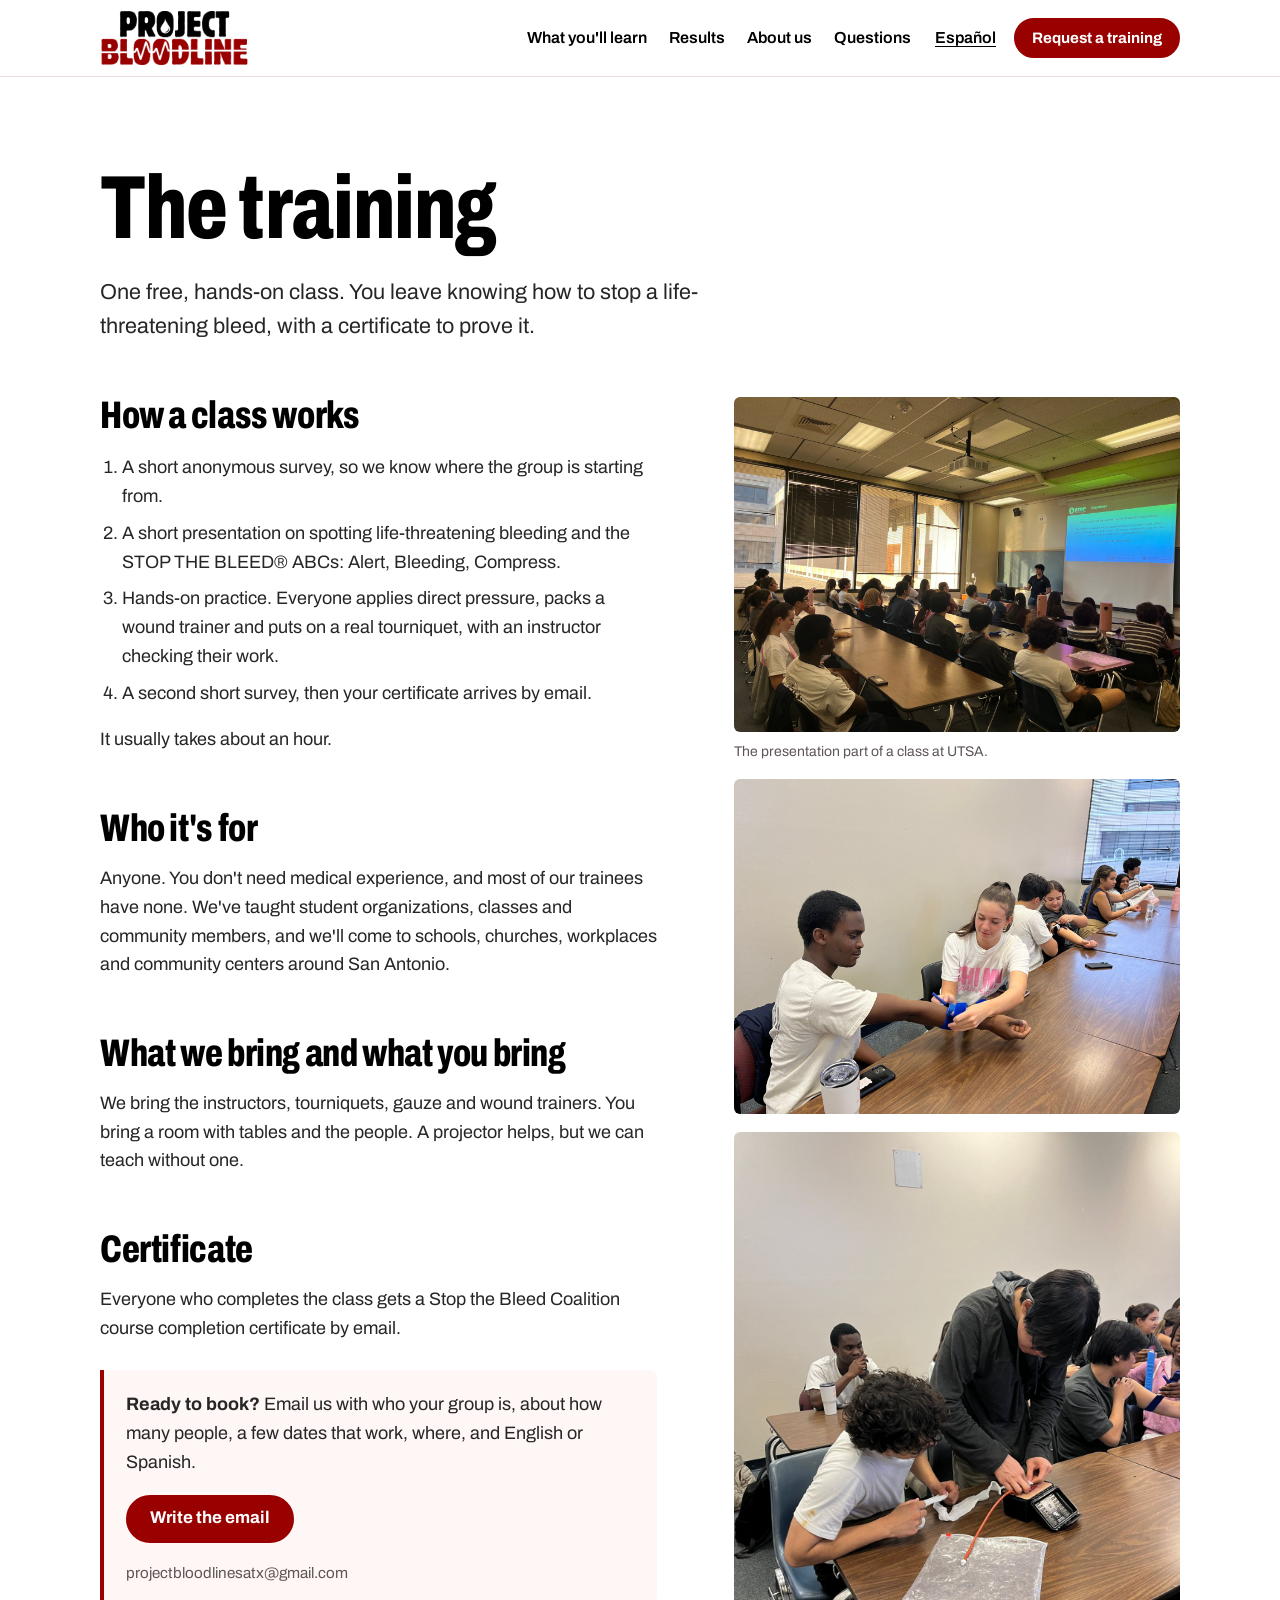
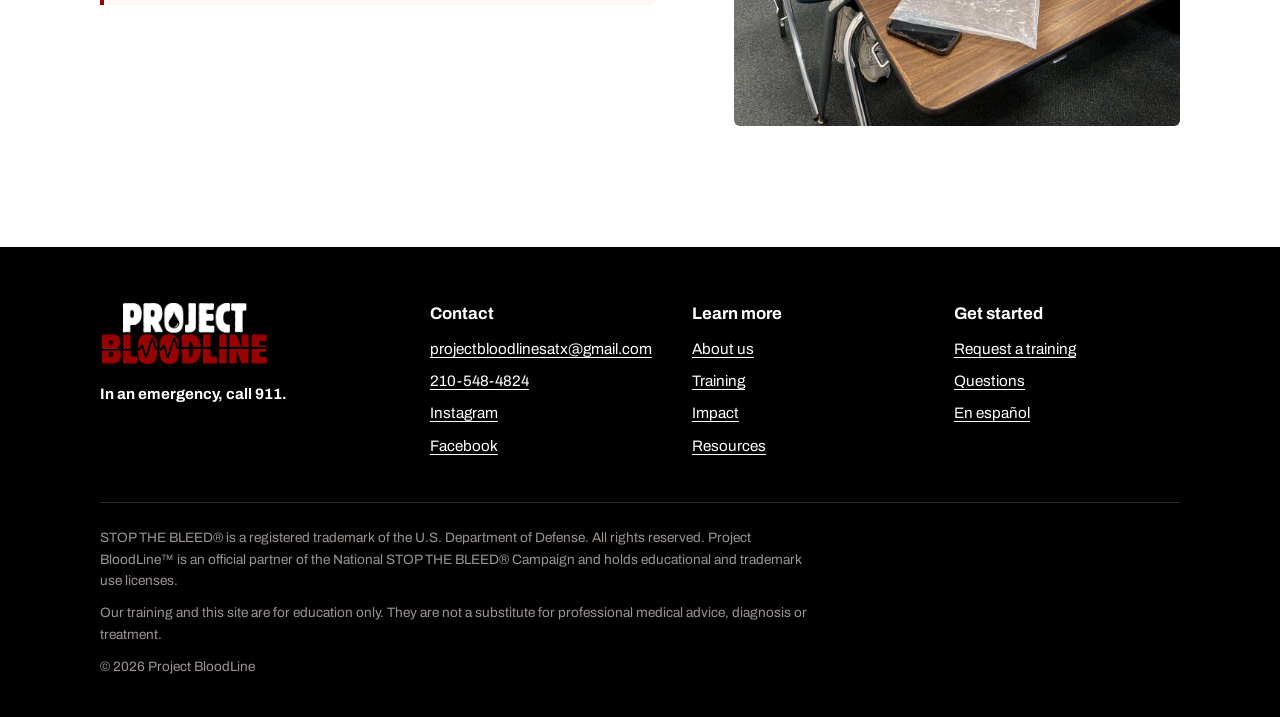
<file: website/training.html>
<!doctype html>
<html lang="en">
<head>
<meta charset="utf-8">
<meta name="viewport" content="width=device-width, initial-scale=1">
<title>The training | Project BloodLine</title>
<meta name="description" content="What happens in a free Project BloodLine STOP THE BLEED® class and how to book one.">
<link rel="canonical" href="https://andre-aguirre.github.io/project-bloodline/training.html">
<link rel="alternate" hreflang="en" href="https://andre-aguirre.github.io/project-bloodline/training.html">
<link rel="alternate" hreflang="es" href="https://andre-aguirre.github.io/project-bloodline/es/capacitacion.html">
<meta property="og:type" content="website">
<meta property="og:title" content="The training | Project BloodLine">
<meta property="og:description" content="What happens in a free Project BloodLine STOP THE BLEED® class and how to book one.">
<meta property="og:image" content="https://andre-aguirre.github.io/project-bloodline/assets/img/og.jpg">
<meta property="og:url" content="https://andre-aguirre.github.io/project-bloodline/training.html">
<meta name="twitter:card" content="summary_large_image">
<meta name="theme-color" content="#990000">
<link rel="icon" href="assets/img/favicon.svg" type="image/svg+xml">
<link rel="apple-touch-icon" href="assets/img/apple-touch-icon.png">
<link rel="preload" href="assets/fonts/archivo-var.woff2" as="font" type="font/woff2" crossorigin>
<script>document.documentElement.className += " js";</script>
<link rel="stylesheet" href="assets/css/site.css?v=3">
</head>
<body>
<a class="skip" href="#main">Skip to content</a>

<header class="site-header">
  <div class="wrap">
    <a class="brand" href="./"><img src="assets/img/logo.png" alt="Project BloodLine home" width="800" height="287"></a>
    <nav class="nav" id="site-nav" aria-label="Main">
      <a href="./#teach">What you'll learn</a>
      <a href="./#results">Results</a>
      <a href="./#about">About us</a>
      <a href="questions.html">Questions</a>
      <a class="nav-cta" href="./#request">Request a training</a>
    </nav>
    <div class="header-actions">
      <a class="lang" href="es/capacitacion.html" hreflang="es" lang="es">Español</a>
      <a class="btn btn--small header-cta" href="./#request">Request a training</a>
      <button class="menu-toggle" type="button" aria-expanded="false" aria-controls="site-nav">Menu</button>
    </div>
  </div>
</header>

<main id="main">
  <div class="wrap page-head">
    <h1>The training</h1>
    <p class="lede">One free, hands-on class. You leave knowing how to stop a life-threatening bleed, with a certificate to prove it.</p>
  </div>
  <div class="wrap prose">
    <div class="prose-grid">
      <div>
        <h2>How a class works</h2>
        <ol>
          <li>A short anonymous survey, so we know where the group is starting from.</li>
          <li>A short presentation on spotting life-threatening bleeding and the STOP THE BLEED® ABCs: Alert, Bleeding, Compress.</li>
          <li>Hands-on practice. Everyone applies direct pressure, packs a wound trainer and puts on a real tourniquet, with an instructor checking their work.</li>
          <li>A second short survey, then your certificate arrives by email.</li>
        </ol>
        <p>It usually takes about an hour.</p>

        <h2>Who it's for</h2>
        <p>Anyone. You don't need medical experience, and most of our trainees have none. We've taught student organizations, classes and community members, and we'll come to schools, churches, workplaces and community centers around San Antonio.</p>

        <h2>What we bring and what you bring</h2>
        <p>We bring the instructors, tourniquets, gauze and wound trainers. You bring a room with tables and the people. A projector helps, but we can teach without one.</p>

        <h2>Certificate</h2>
        <p>Everyone who completes the class gets a Stop the Bleed Coalition course completion certificate by email. </p>

        <div class="callout">
          <p><strong>Ready to book?</strong> Email us with who your group is, about how many people, a few dates that work, where, and English or Spanish.</p>
          <p><a class="btn" href="mailto:projectbloodlinesatx@gmail.com?subject=Free%20training%20request&amp;body=Hi%20Project%20BloodLine%2C%0A%0AWe%27d%20like%20to%20set%20up%20a%20free%20STOP%20THE%20BLEED%20training.%0A%0AGroup%20or%20organization%3A%0AAbout%20how%20many%20people%3A%0ADates%20and%20times%20that%20work%3A%0AWhere%3A%0AEnglish%20or%20Spanish%3A%0A%0AThanks%21">Write the email</a></p>
          <p class="small">projectbloodlinesatx@gmail.com</p>
        </div>
      </div>
      <div class="side-sticky">
        <figure><img src="assets/img/lecture.jpg" alt="Andre presenting the Stop the Bleed Coalition course to a full classroom" width="1600" height="1200"><figcaption>The presentation part of a class at UTSA.</figcaption></figure>
        <figure><img src="assets/img/tourniquet-pair.jpg" alt="A trainee applies a tourniquet to a classmate's arm" width="1600" height="1200" loading="lazy"></figure>
        <figure><img src="assets/img/packing-box.jpg" alt="Two trainees pack gauze into a wound trainer" width="1200" height="1600" loading="lazy"></figure>
      </div>
    </div>
  </div>
</main>

<footer class="site-footer">
  <div class="wrap">
    <div class="footer-top">
      <div>
        <img src="assets/img/logo-on-dark.png" alt="Project BloodLine" width="800" height="287" loading="lazy">
        <p class="emergency">In an emergency, call 911.</p>
      </div>
      <div>
        <h2>Contact</h2>
        <ul>
          <li><a href="mailto:projectbloodlinesatx@gmail.com">projectbloodlinesatx@gmail.com</a></li>
          <li><a href="tel:+12105484824">210-548-4824</a></li>
          <li><a href="https://www.instagram.com/projectbloodlinesatx/">Instagram</a></li>
          <li><a href="https://www.facebook.com/profile.php?id=61579327510434">Facebook</a></li>
        </ul>
      </div>
      <div>
        <h2>Learn more</h2>
        <ul>
          <li><a href="about.html">About us</a></li>
          <li><a href="training.html">Training</a></li>
          <li><a href="impact.html">Impact</a></li>
          <li><a href="resources.html">Resources</a></li>
        </ul>
      </div>
      <div>
        <h2>Get started</h2>
        <ul>
          <li><a href="./#request">Request a training</a></li>
          <li><a href="questions.html">Questions</a></li>
          <li><a href="es/capacitacion.html" hreflang="es" lang="es">En español</a></li>
        </ul>
      </div>
    </div>
    <div class="legal">
      <p>STOP THE BLEED® is a registered trademark of the U.S. Department of Defense. All rights reserved. Project BloodLine™ is an official partner of the National STOP THE BLEED® Campaign and holds educational and trademark use licenses.</p>
      <p>Our training and this site are for education only. They are not a substitute for professional medical advice, diagnosis or treatment.</p>
      <p>© 2026 Project BloodLine</p>
    </div>
  </div>
</footer>

<script src="assets/js/site.js?v=3"></script>
</body>
</html>
</file>
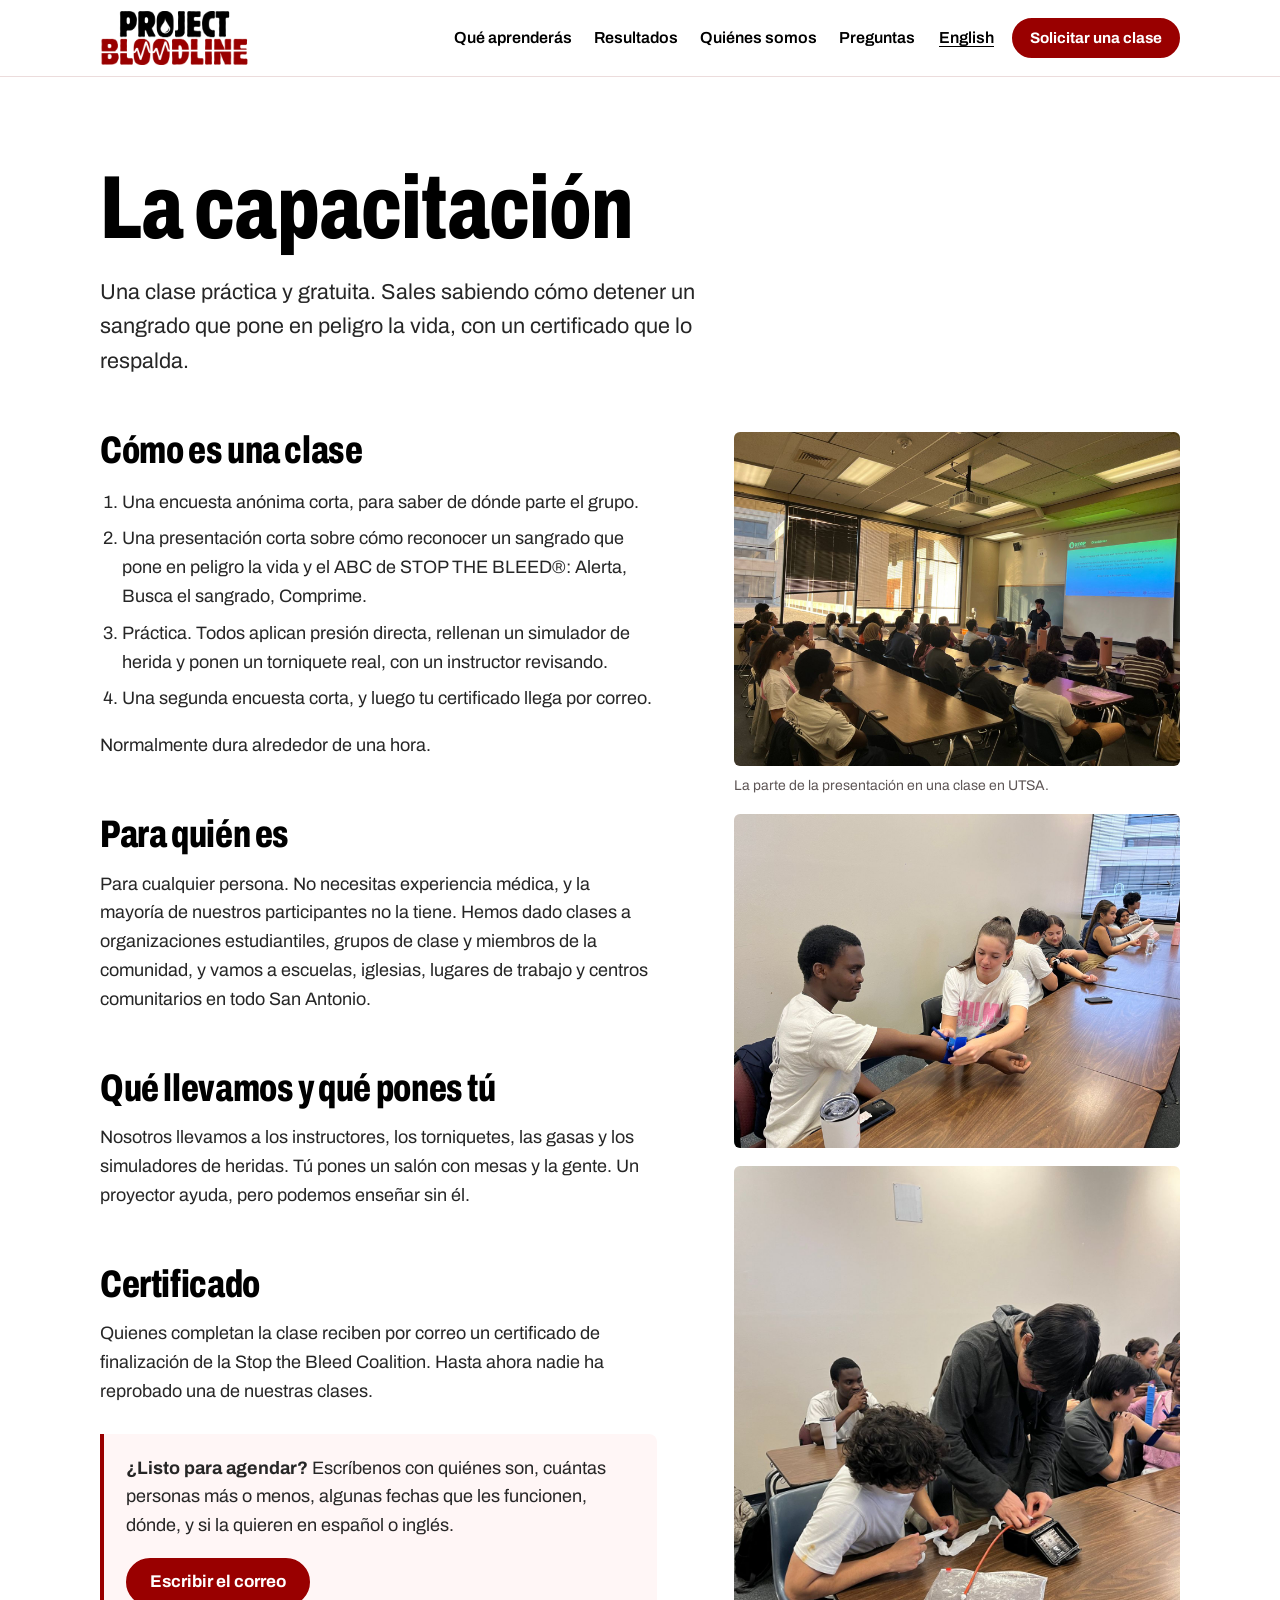
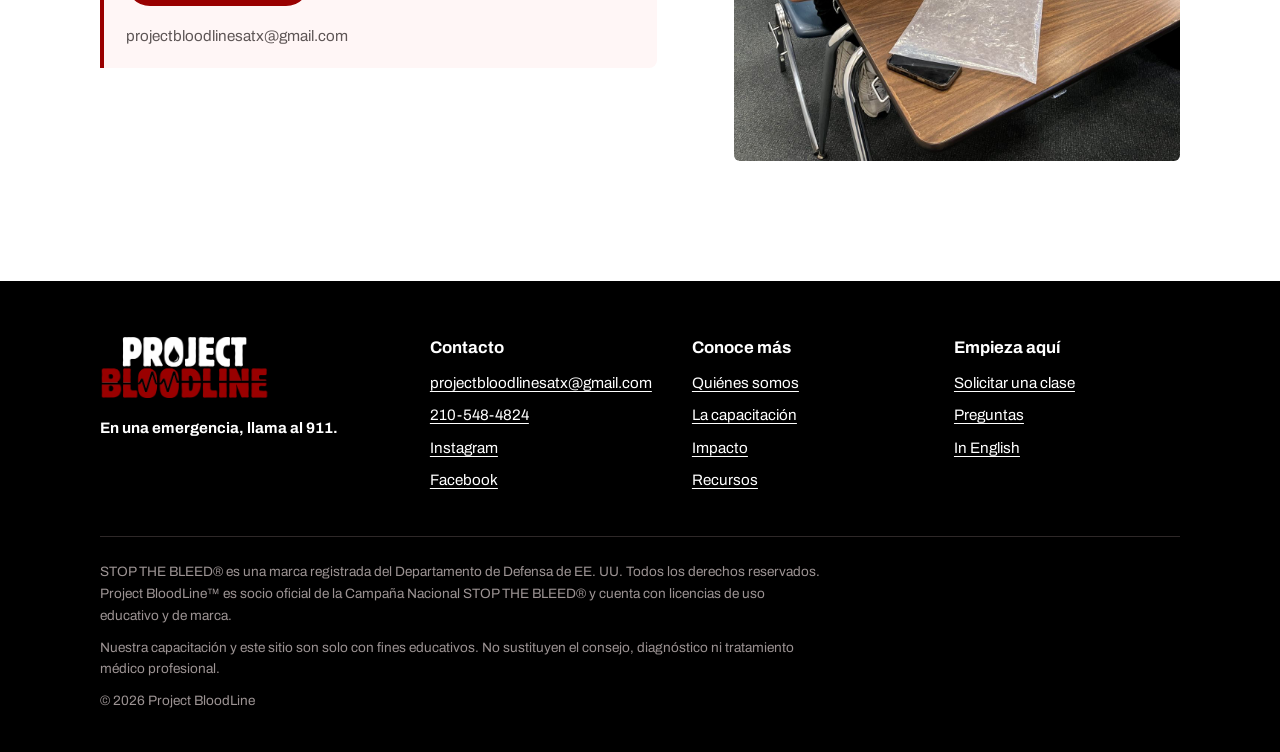
<file: website/es/capacitacion.html>
<!doctype html>
<html lang="es">
<head>
<meta charset="utf-8">
<meta name="viewport" content="width=device-width, initial-scale=1">
<title>La capacitación | Project BloodLine</title>
<meta name="description" content="Qué pasa en una clase gratuita de STOP THE BLEED® con Project BloodLine y cómo agendar una.">
<link rel="canonical" href="https://andre-aguirre.github.io/project-bloodline/es/capacitacion.html">
<link rel="alternate" hreflang="en" href="https://andre-aguirre.github.io/project-bloodline/training.html">
<link rel="alternate" hreflang="es" href="https://andre-aguirre.github.io/project-bloodline/es/capacitacion.html">
<meta property="og:type" content="website">
<meta property="og:title" content="La capacitación | Project BloodLine">
<meta property="og:description" content="Qué pasa en una clase gratuita de STOP THE BLEED® con Project BloodLine y cómo agendar una.">
<meta property="og:image" content="https://andre-aguirre.github.io/project-bloodline/assets/img/og.jpg">
<meta property="og:url" content="https://andre-aguirre.github.io/project-bloodline/es/capacitacion.html">
<meta name="twitter:card" content="summary_large_image">
<meta name="theme-color" content="#990000">
<link rel="icon" href="../assets/img/favicon.svg" type="image/svg+xml">
<link rel="apple-touch-icon" href="../assets/img/apple-touch-icon.png">
<link rel="preload" href="../assets/fonts/archivo-var.woff2" as="font" type="font/woff2" crossorigin>
<script>document.documentElement.className += " js";</script>
<link rel="stylesheet" href="../assets/css/site.css?v=3">
</head>
<body>
<a class="skip" href="#main">Saltar al contenido</a>

<header class="site-header">
  <div class="wrap">
    <a class="brand" href="./"><img src="../assets/img/logo.png" alt="Project BloodLine, inicio" width="800" height="287"></a>
    <nav class="nav" id="site-nav" aria-label="Principal">
      <a href="./#aprende">Qué aprenderás</a>
      <a href="./#resultados">Resultados</a>
      <a href="./#nosotros">Quiénes somos</a>
      <a href="preguntas.html">Preguntas</a>
      <a class="nav-cta" href="./#solicitar">Solicitar una clase</a>
    </nav>
    <div class="header-actions">
      <a class="lang" href="../training.html" hreflang="en" lang="en">English</a>
      <a class="btn btn--small header-cta" href="./#solicitar">Solicitar una clase</a>
      <button class="menu-toggle" type="button" aria-expanded="false" aria-controls="site-nav">Menú</button>
    </div>
  </div>
</header>

<main id="main">
  <div class="wrap page-head">
    <h1>La capacitación</h1>
    <p class="lede">Una clase práctica y gratuita. Sales sabiendo cómo detener un sangrado que pone en peligro la vida, con un certificado que lo respalda.</p>
  </div>
  <div class="wrap prose">
    <div class="prose-grid">
      <div>
        <h2>Cómo es una clase</h2>
        <ol>
          <li>Una encuesta anónima corta, para saber de dónde parte el grupo.</li>
          <li>Una presentación corta sobre cómo reconocer un sangrado que pone en peligro la vida y el ABC de STOP THE BLEED®: Alerta, Busca el sangrado, Comprime.</li>
          <li>Práctica. Todos aplican presión directa, rellenan un simulador de herida y ponen un torniquete real, con un instructor revisando.</li>
          <li>Una segunda encuesta corta, y luego tu certificado llega por correo.</li>
        </ol>
        <p>Normalmente dura alrededor de una hora.</p>

        <h2>Para quién es</h2>
        <p>Para cualquier persona. No necesitas experiencia médica, y la mayoría de nuestros participantes no la tiene. Hemos dado clases a organizaciones estudiantiles, grupos de clase y miembros de la comunidad, y vamos a escuelas, iglesias, lugares de trabajo y centros comunitarios en todo San Antonio.</p>

        <h2>Qué llevamos y qué pones tú</h2>
        <p>Nosotros llevamos a los instructores, los torniquetes, las gasas y los simuladores de heridas. Tú pones un salón con mesas y la gente. Un proyector ayuda, pero podemos enseñar sin él.</p>

        <h2>Certificado</h2>
        <p>Quienes completan la clase reciben por correo un certificado de finalización de la Stop the Bleed Coalition. Hasta ahora nadie ha reprobado una de nuestras clases.</p>

        <div class="callout">
          <p><strong>¿Listo para agendar?</strong> Escríbenos con quiénes son, cuántas personas más o menos, algunas fechas que les funcionen, dónde, y si la quieren en español o inglés.</p>
          <p><a class="btn" href="mailto:projectbloodlinesatx@gmail.com?subject=Solicitud%20de%20clase%20gratuita&amp;body=Hola%2C%20Project%20BloodLine%3A%0A%0ANos%20gustar%C3%ADa%20organizar%20una%20clase%20gratuita%20de%20STOP%20THE%20BLEED.%0A%0AGrupo%20u%20organizaci%C3%B3n%3A%0ACu%C3%A1ntas%20personas%2C%20m%C3%A1s%20o%20menos%3A%0AFechas%20y%20horarios%20que%20nos%20funcionan%3A%0ALugar%3A%0AEspa%C3%B1ol%20o%20ingl%C3%A9s%3A%0A%0A%C2%A1Gracias%21">Escribir el correo</a></p>
          <p class="small">projectbloodlinesatx@gmail.com</p>
        </div>
      </div>
      <div class="side-sticky">
        <figure><img src="../assets/img/lecture.jpg" alt="Andre presentando el curso de la Stop the Bleed Coalition a un salón lleno" width="1600" height="1200"><figcaption>La parte de la presentación en una clase en UTSA.</figcaption></figure>
        <figure><img src="../assets/img/tourniquet-pair.jpg" alt="Una participante le pone un torniquete en el brazo a un compañero" width="1600" height="1200" loading="lazy"></figure>
        <figure><img src="../assets/img/packing-box.jpg" alt="Dos participantes rellenan con gasa un simulador de herida" width="1200" height="1600" loading="lazy"></figure>
      </div>
    </div>
  </div>
</main>

<footer class="site-footer">
  <div class="wrap">
    <div class="footer-top">
      <div>
        <img src="../assets/img/logo-on-dark.png" alt="Project BloodLine" width="800" height="287" loading="lazy">
        <p class="emergency">En una emergencia, llama al 911.</p>
      </div>
      <div>
        <h2>Contacto</h2>
        <ul>
          <li><a href="mailto:projectbloodlinesatx@gmail.com">projectbloodlinesatx@gmail.com</a></li>
          <li><a href="tel:+12105484824">210-548-4824</a></li>
          <li><a href="https://www.instagram.com/projectbloodlinesatx/">Instagram</a></li>
          <li><a href="https://www.facebook.com/profile.php?id=61579327510434">Facebook</a></li>
        </ul>
      </div>
      <div>
        <h2>Conoce más</h2>
        <ul>
          <li><a href="nosotros.html">Quiénes somos</a></li>
          <li><a href="capacitacion.html">La capacitación</a></li>
          <li><a href="impacto.html">Impacto</a></li>
          <li><a href="recursos.html">Recursos</a></li>
        </ul>
      </div>
      <div>
        <h2>Empieza aquí</h2>
        <ul>
          <li><a href="./#solicitar">Solicitar una clase</a></li>
          <li><a href="preguntas.html">Preguntas</a></li>
          <li><a href="../training.html" hreflang="en" lang="en">In English</a></li>
        </ul>
      </div>
    </div>
    <div class="legal">
      <p>STOP THE BLEED® es una marca registrada del Departamento de Defensa de EE. UU. Todos los derechos reservados. Project BloodLine™ es socio oficial de la Campaña Nacional STOP THE BLEED® y cuenta con licencias de uso educativo y de marca.</p>
      <p>Nuestra capacitación y este sitio son solo con fines educativos. No sustituyen el consejo, diagnóstico ni tratamiento médico profesional.</p>
      <p>© 2026 Project BloodLine</p>
    </div>
  </div>
</footer>

<script src="../assets/js/site.js?v=3"></script>
</body>
</html>
</file>
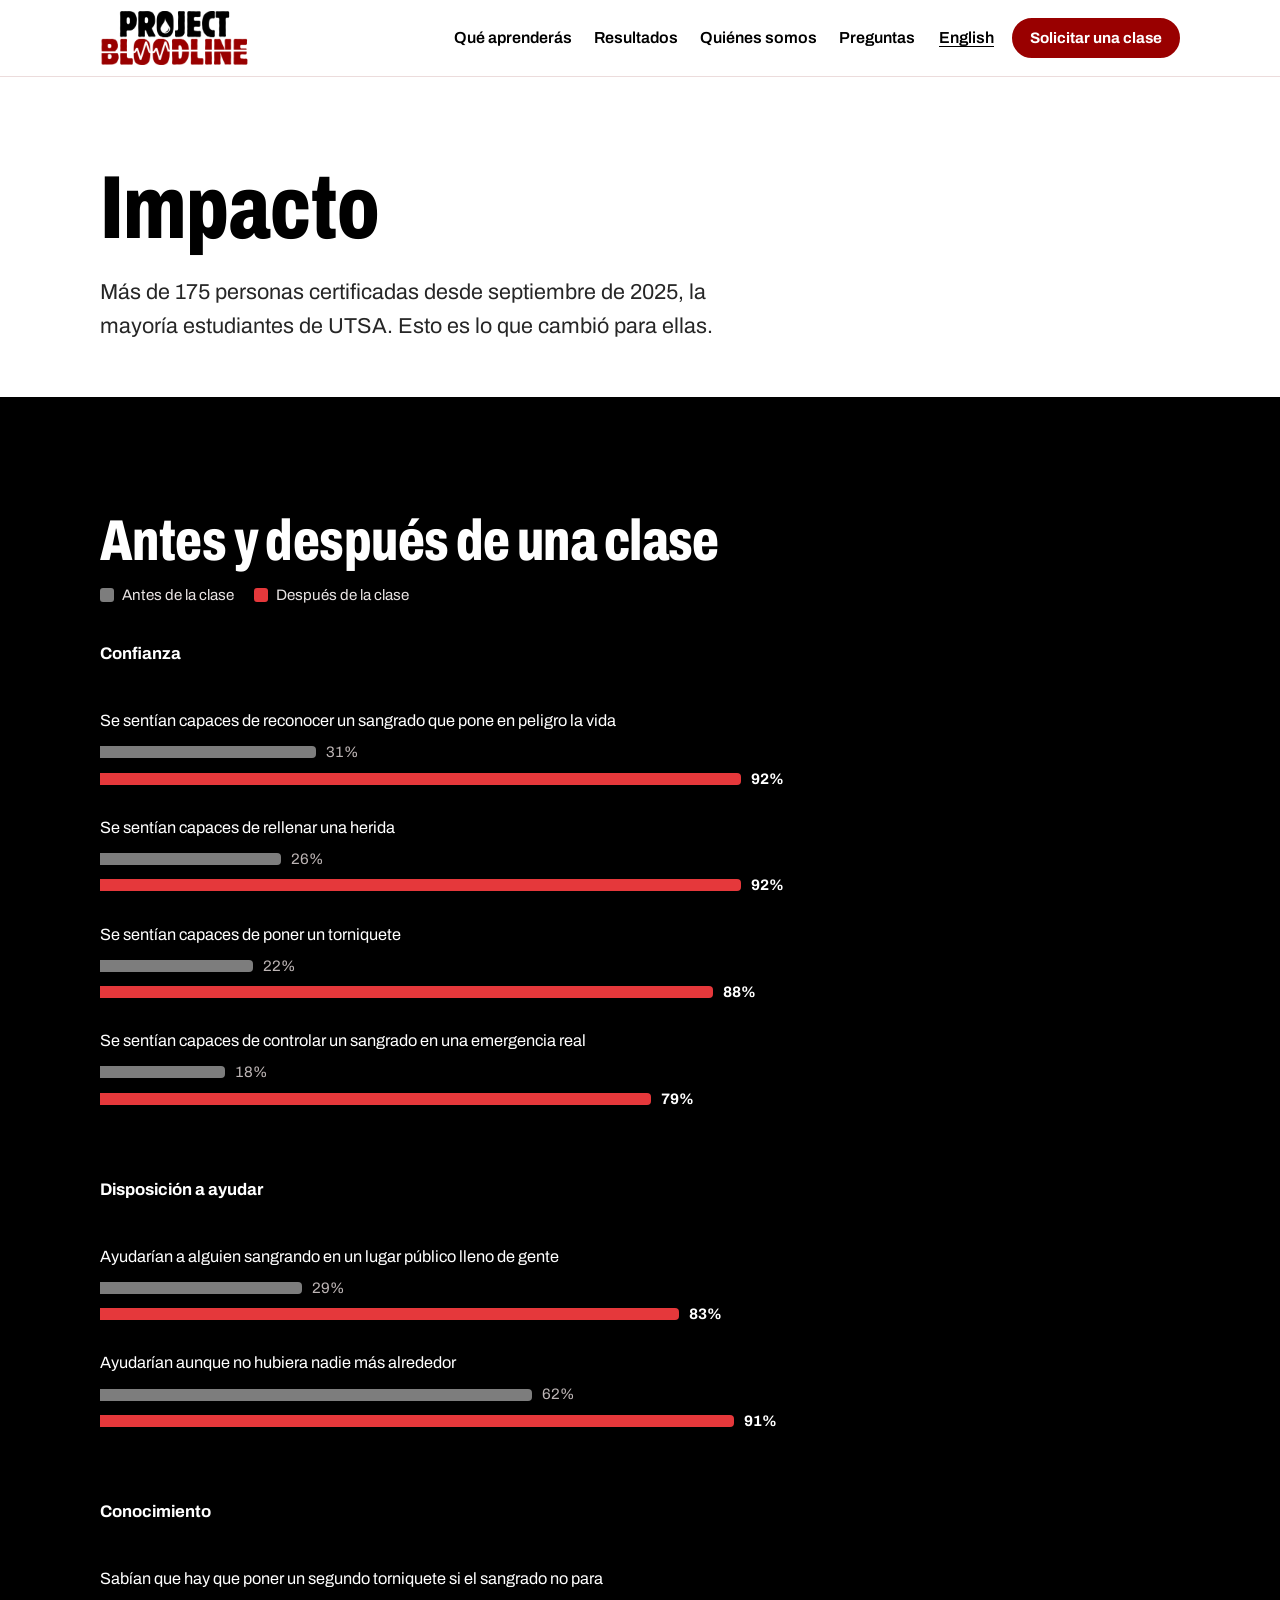
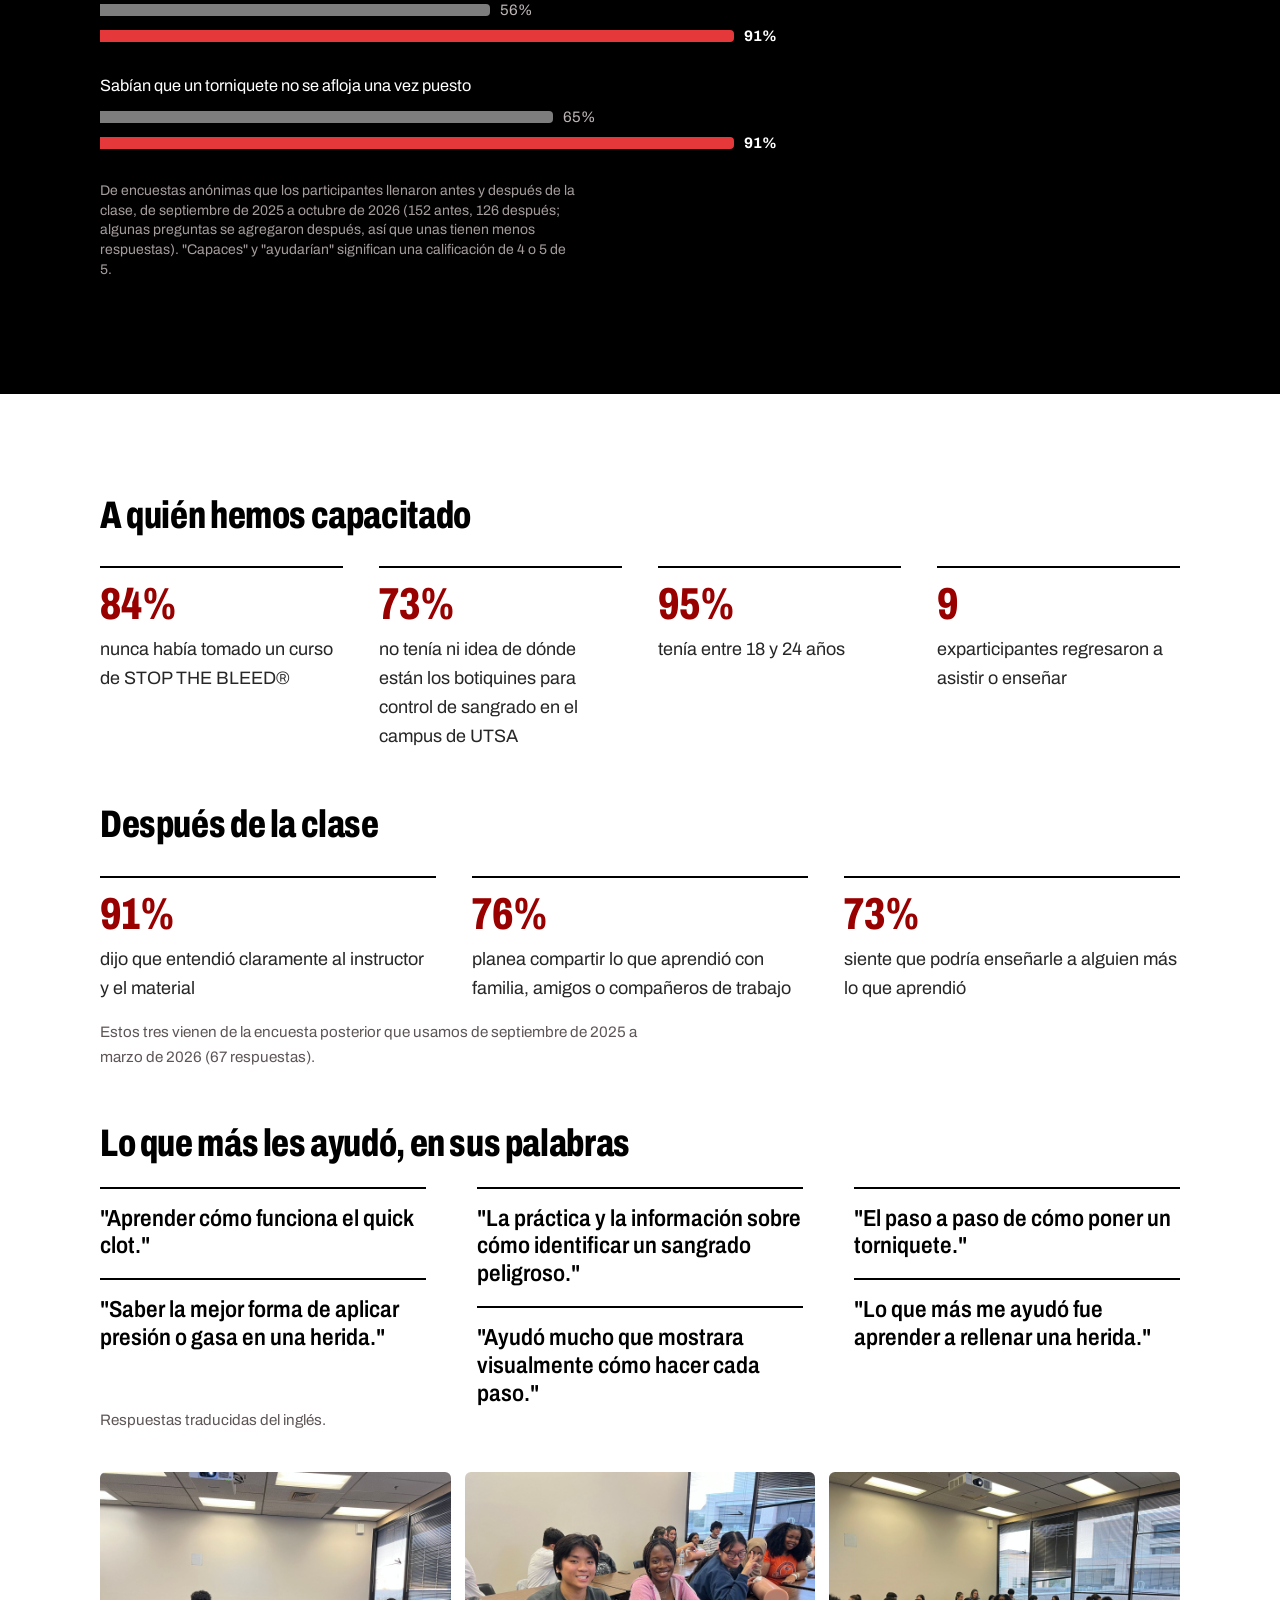
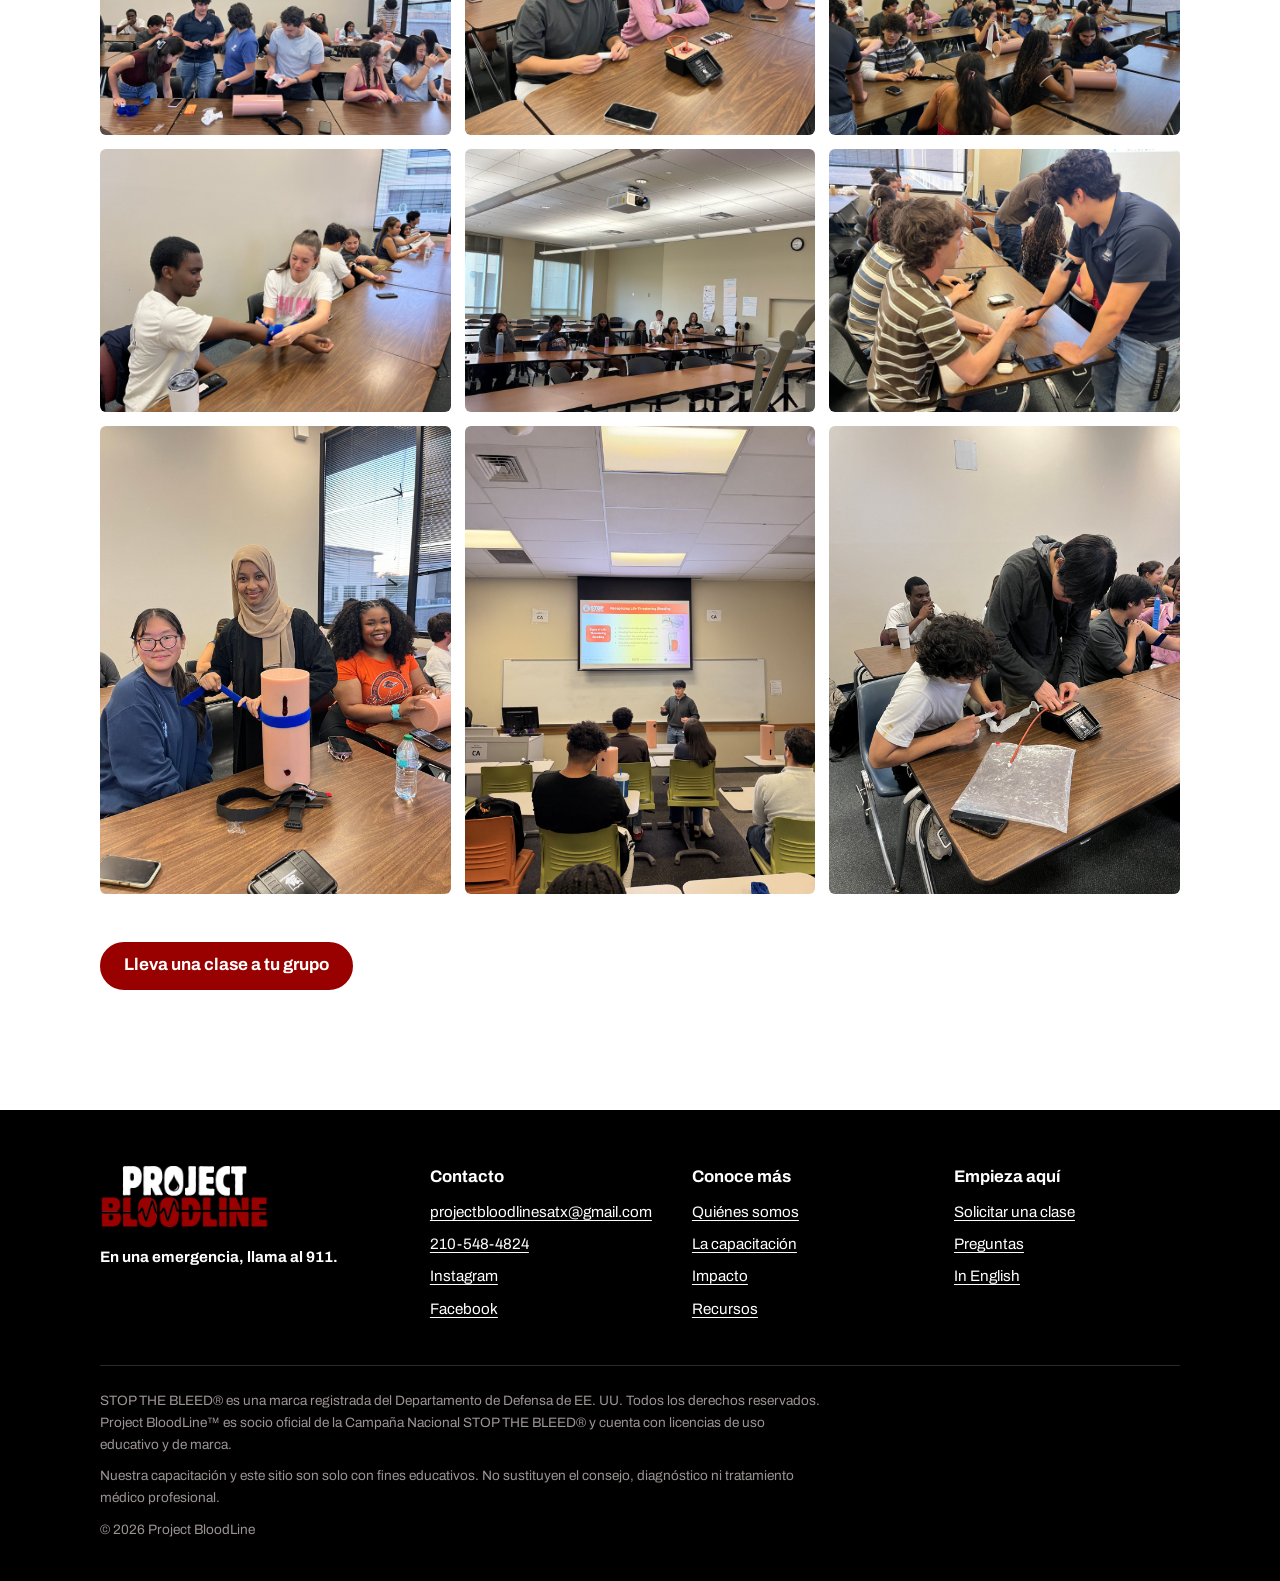
<file: website/es/impacto.html>
<!doctype html>
<html lang="es">
<head>
<meta charset="utf-8">
<meta name="viewport" content="width=device-width, initial-scale=1">
<title>Impacto | Project BloodLine</title>
<meta name="description" content="Más de 175 personas certificadas. Cómo cambiaron la confianza, la disposición a ayudar y el conocimiento después de una clase.">
<link rel="canonical" href="https://andre-aguirre.github.io/project-bloodline/es/impacto.html">
<link rel="alternate" hreflang="en" href="https://andre-aguirre.github.io/project-bloodline/impact.html">
<link rel="alternate" hreflang="es" href="https://andre-aguirre.github.io/project-bloodline/es/impacto.html">
<meta property="og:type" content="website">
<meta property="og:title" content="Impacto | Project BloodLine">
<meta property="og:description" content="Más de 175 personas certificadas. Cómo cambiaron la confianza, la disposición a ayudar y el conocimiento después de una clase.">
<meta property="og:image" content="https://andre-aguirre.github.io/project-bloodline/assets/img/og.jpg">
<meta property="og:url" content="https://andre-aguirre.github.io/project-bloodline/es/impacto.html">
<meta name="twitter:card" content="summary_large_image">
<meta name="theme-color" content="#990000">
<link rel="icon" href="../assets/img/favicon.svg" type="image/svg+xml">
<link rel="apple-touch-icon" href="../assets/img/apple-touch-icon.png">
<link rel="preload" href="../assets/fonts/archivo-var.woff2" as="font" type="font/woff2" crossorigin>
<script>document.documentElement.className += " js";</script>
<link rel="stylesheet" href="../assets/css/site.css?v=3">
</head>
<body>
<a class="skip" href="#main">Saltar al contenido</a>

<header class="site-header">
  <div class="wrap">
    <a class="brand" href="./"><img src="../assets/img/logo.png" alt="Project BloodLine, inicio" width="800" height="287"></a>
    <nav class="nav" id="site-nav" aria-label="Principal">
      <a href="./#aprende">Qué aprenderás</a>
      <a href="./#resultados">Resultados</a>
      <a href="./#nosotros">Quiénes somos</a>
      <a href="preguntas.html">Preguntas</a>
      <a class="nav-cta" href="./#solicitar">Solicitar una clase</a>
    </nav>
    <div class="header-actions">
      <a class="lang" href="../impact.html" hreflang="en" lang="en">English</a>
      <a class="btn btn--small header-cta" href="./#solicitar">Solicitar una clase</a>
      <button class="menu-toggle" type="button" aria-expanded="false" aria-controls="site-nav">Menú</button>
    </div>
  </div>
</header>

<main id="main">
  <div class="wrap page-head">
    <h1>Impacto</h1>
    <p class="lede">Más de 175 personas certificadas desde septiembre de 2025, la mayoría estudiantes de UTSA. Esto es lo que cambió para ellas.</p>
  </div>

  <section class="section section--black">
    <div class="wrap">
      <figure class="chart">
        <h2>Antes y después de una clase</h2>
        <ul class="legend" aria-hidden="true">
          <li><span class="swatch"></span>Antes de la clase</li>
          <li><span class="swatch swatch--after"></span>Después de la clase</li>
        </ul>
        <ul class="bars">
          <li class="bar-group">Confianza</li>
          <li>
            <div class="bar-label">Se sentían capaces de reconocer un sangrado que pone en peligro la vida</div>
            <div class="bar" aria-label="Antes: 31%"><div class="bar-fill" style="--v:31%"></div><span class="bar-val">31%</span></div>
            <div class="bar bar--after" aria-label="Después: 92%"><div class="bar-fill" style="--v:92%"></div><span class="bar-val">92%</span></div>
          </li>
          <li>
            <div class="bar-label">Se sentían capaces de rellenar una herida</div>
            <div class="bar" aria-label="Antes: 26%"><div class="bar-fill" style="--v:26%"></div><span class="bar-val">26%</span></div>
            <div class="bar bar--after" aria-label="Después: 92%"><div class="bar-fill" style="--v:92%"></div><span class="bar-val">92%</span></div>
          </li>
          <li>
            <div class="bar-label">Se sentían capaces de poner un torniquete</div>
            <div class="bar" aria-label="Antes: 22%"><div class="bar-fill" style="--v:22%"></div><span class="bar-val">22%</span></div>
            <div class="bar bar--after" aria-label="Después: 88%"><div class="bar-fill" style="--v:88%"></div><span class="bar-val">88%</span></div>
          </li>
          <li>
            <div class="bar-label">Se sentían capaces de controlar un sangrado en una emergencia real</div>
            <div class="bar" aria-label="Antes: 18%"><div class="bar-fill" style="--v:18%"></div><span class="bar-val">18%</span></div>
            <div class="bar bar--after" aria-label="Después: 79%"><div class="bar-fill" style="--v:79%"></div><span class="bar-val">79%</span></div>
          </li>
          <li class="bar-group">Disposición a ayudar</li>
          <li>
            <div class="bar-label">Ayudarían a alguien sangrando en un lugar público lleno de gente</div>
            <div class="bar" aria-label="Antes: 29%"><div class="bar-fill" style="--v:29%"></div><span class="bar-val">29%</span></div>
            <div class="bar bar--after" aria-label="Después: 83%"><div class="bar-fill" style="--v:83%"></div><span class="bar-val">83%</span></div>
          </li>
          <li>
            <div class="bar-label">Ayudarían aunque no hubiera nadie más alrededor</div>
            <div class="bar" aria-label="Antes: 62%"><div class="bar-fill" style="--v:62%"></div><span class="bar-val">62%</span></div>
            <div class="bar bar--after" aria-label="Después: 91%"><div class="bar-fill" style="--v:91%"></div><span class="bar-val">91%</span></div>
          </li>
          <li class="bar-group">Conocimiento</li>
          <li>
            <div class="bar-label">Sabían que hay que poner un segundo torniquete si el sangrado no para</div>
            <div class="bar" aria-label="Antes: 56%"><div class="bar-fill" style="--v:56%"></div><span class="bar-val">56%</span></div>
            <div class="bar bar--after" aria-label="Después: 91%"><div class="bar-fill" style="--v:91%"></div><span class="bar-val">91%</span></div>
          </li>
          <li>
            <div class="bar-label">Sabían que un torniquete no se afloja una vez puesto</div>
            <div class="bar" aria-label="Antes: 65%"><div class="bar-fill" style="--v:65%"></div><span class="bar-val">65%</span></div>
            <div class="bar bar--after" aria-label="Después: 91%"><div class="bar-fill" style="--v:91%"></div><span class="bar-val">91%</span></div>
          </li>
        </ul>
        <figcaption class="chart-note">De encuestas anónimas que los participantes llenaron antes y después de la clase, de septiembre de 2025 a octubre de 2026 (152 antes, 126 después; algunas preguntas se agregaron después, así que unas tienen menos respuestas). "Capaces" y "ayudarían" significan una calificación de 4 o 5 de 5.</figcaption>
      </figure>
    </div>
  </section>

  <div class="wrap prose" style="padding-top: clamp(56px, 8vw, 104px)">
    <h2>A quién hemos capacitado</h2>
    <div class="stat-list">
      <div><strong>84%</strong><p>nunca había tomado un curso de STOP THE BLEED®</p></div>
      <div><strong>73%</strong><p>no tenía ni idea de dónde están los botiquines para control de sangrado en el campus de UTSA</p></div>
      <div><strong>95%</strong><p>tenía entre 18 y 24 años</p></div>
      <div><strong>9</strong><p>exparticipantes regresaron a asistir o enseñar</p></div>
    </div>

    <h2>Después de la clase</h2>
    <div class="stat-list">
      <div><strong>91%</strong><p>dijo que entendió claramente al instructor y el material</p></div>
      <div><strong>76%</strong><p>planea compartir lo que aprendió con familia, amigos o compañeros de trabajo</p></div>
      <div><strong>73%</strong><p>siente que podría enseñarle a alguien más lo que aprendió</p></div>
    </div>
    <p class="small" style="margin-top:18px">Estos tres vienen de la encuesta posterior que usamos de septiembre de 2025 a marzo de 2026 (67 respuestas).</p>

    <h2>Lo que más les ayudó, en sus palabras</h2>
    <div class="quotes" style="margin-top:24px">
      <figure class="quote"><p>"Aprender cómo funciona el quick clot."</p></figure>
      <figure class="quote"><p>"Saber la mejor forma de aplicar presión o gasa en una herida."</p></figure>
      <figure class="quote"><p>"La práctica y la información sobre cómo identificar un sangrado peligroso."</p></figure>
      <figure class="quote"><p>"Ayudó mucho que mostrara visualmente cómo hacer cada paso."</p></figure>
      <figure class="quote"><p>"El paso a paso de cómo poner un torniquete."</p></figure>
      <figure class="quote"><p>"Lo que más me ayudó fue aprender a rellenar una herida."</p></figure>
    </div>
    <p class="small">Respuestas traducidas del inglés.</p>

    <div class="gallery">
      <figure><img src="../assets/img/practice-wide.jpg" alt="Participantes practicando torniquetes y relleno de heridas en un salón" width="1600" height="1200" loading="lazy"></figure>
      <figure><img src="../assets/img/smiles.jpg" alt="Participantes sonriendo junto a un simulador de herida" width="1600" height="1200" loading="lazy"></figure>
      <figure><img src="../assets/img/full-class.jpg" alt="Un salón lleno practicando con simuladores de heridas" width="1600" height="1200" loading="lazy"></figure>
      <figure><img src="../assets/img/tourniquet-pair.jpg" alt="Una participante le pone un torniquete a un compañero" width="1600" height="1200" loading="lazy"></figure>
      <figure><img src="../assets/img/audience.jpg" alt="Participantes sentados en un salón escuchando" width="1024" height="768" loading="lazy"></figure>
      <figure><img src="../assets/img/andre-arm.jpg" alt="Un participante aprieta un torniquete en el brazo del instructor" width="1600" height="1200" loading="lazy"></figure>
      <figure class="tall"><img src="../assets/img/tourniquet-trainer.jpg" alt="Tres participantes con un torniquete en un simulador de extremidad" width="1200" height="1600" loading="lazy"></figure>
      <figure class="tall"><img src="../assets/img/lecture-2.jpg" alt="Instructor explicando cómo reconocer un sangrado que pone en peligro la vida" width="1200" height="1600" loading="lazy"></figure>
      <figure class="tall"><img src="../assets/img/packing-box.jpg" alt="Dos participantes rellenando un simulador de herida" width="1200" height="1600" loading="lazy"></figure>
    </div>

    <p style="margin-top:48px"><a class="btn" href="./#solicitar">Lleva una clase a tu grupo</a></p>
  </div>
</main>

<footer class="site-footer">
  <div class="wrap">
    <div class="footer-top">
      <div>
        <img src="../assets/img/logo-on-dark.png" alt="Project BloodLine" width="800" height="287" loading="lazy">
        <p class="emergency">En una emergencia, llama al 911.</p>
      </div>
      <div>
        <h2>Contacto</h2>
        <ul>
          <li><a href="mailto:projectbloodlinesatx@gmail.com">projectbloodlinesatx@gmail.com</a></li>
          <li><a href="tel:+12105484824">210-548-4824</a></li>
          <li><a href="https://www.instagram.com/projectbloodlinesatx/">Instagram</a></li>
          <li><a href="https://www.facebook.com/profile.php?id=61579327510434">Facebook</a></li>
        </ul>
      </div>
      <div>
        <h2>Conoce más</h2>
        <ul>
          <li><a href="nosotros.html">Quiénes somos</a></li>
          <li><a href="capacitacion.html">La capacitación</a></li>
          <li><a href="impacto.html">Impacto</a></li>
          <li><a href="recursos.html">Recursos</a></li>
        </ul>
      </div>
      <div>
        <h2>Empieza aquí</h2>
        <ul>
          <li><a href="./#solicitar">Solicitar una clase</a></li>
          <li><a href="preguntas.html">Preguntas</a></li>
          <li><a href="../impact.html" hreflang="en" lang="en">In English</a></li>
        </ul>
      </div>
    </div>
    <div class="legal">
      <p>STOP THE BLEED® es una marca registrada del Departamento de Defensa de EE. UU. Todos los derechos reservados. Project BloodLine™ es socio oficial de la Campaña Nacional STOP THE BLEED® y cuenta con licencias de uso educativo y de marca.</p>
      <p>Nuestra capacitación y este sitio son solo con fines educativos. No sustituyen el consejo, diagnóstico ni tratamiento médico profesional.</p>
      <p>© 2026 Project BloodLine</p>
    </div>
  </div>
</footer>

<script src="../assets/js/site.js?v=3"></script>
</body>
</html>
</file>
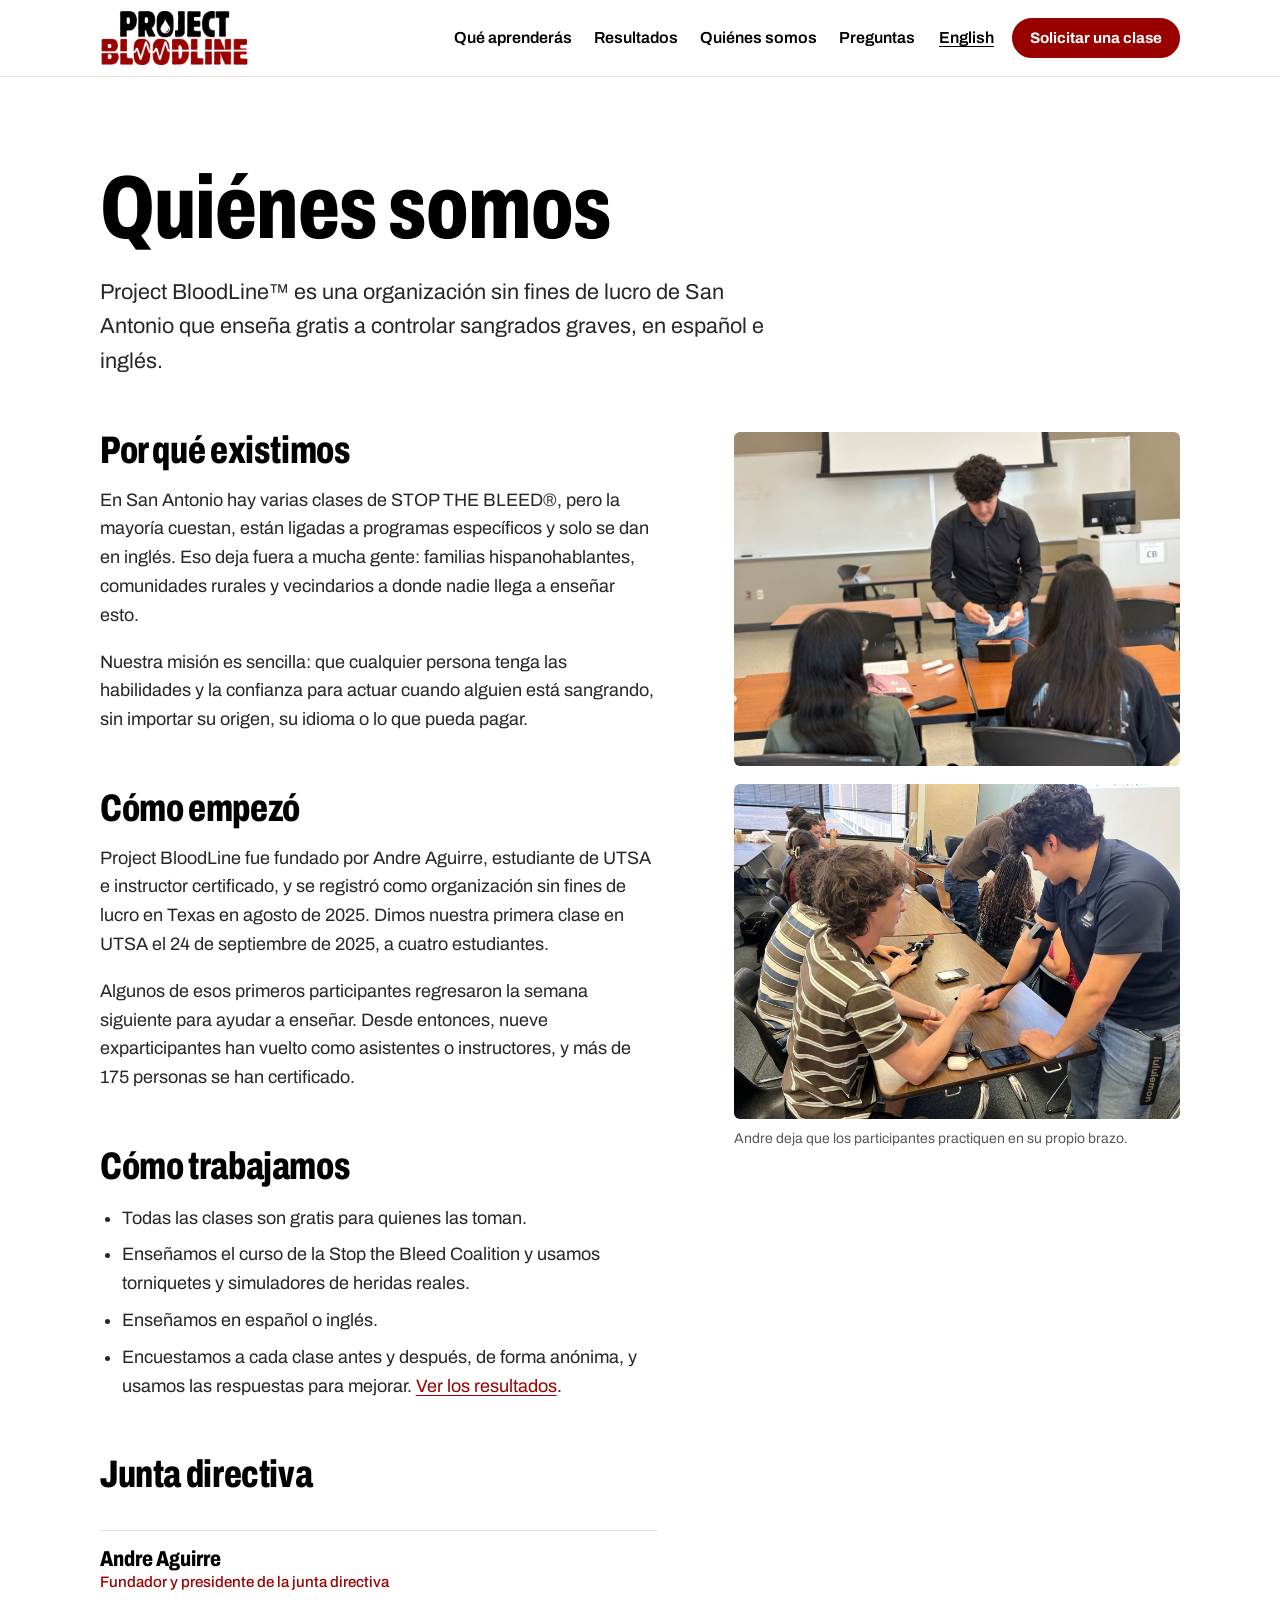
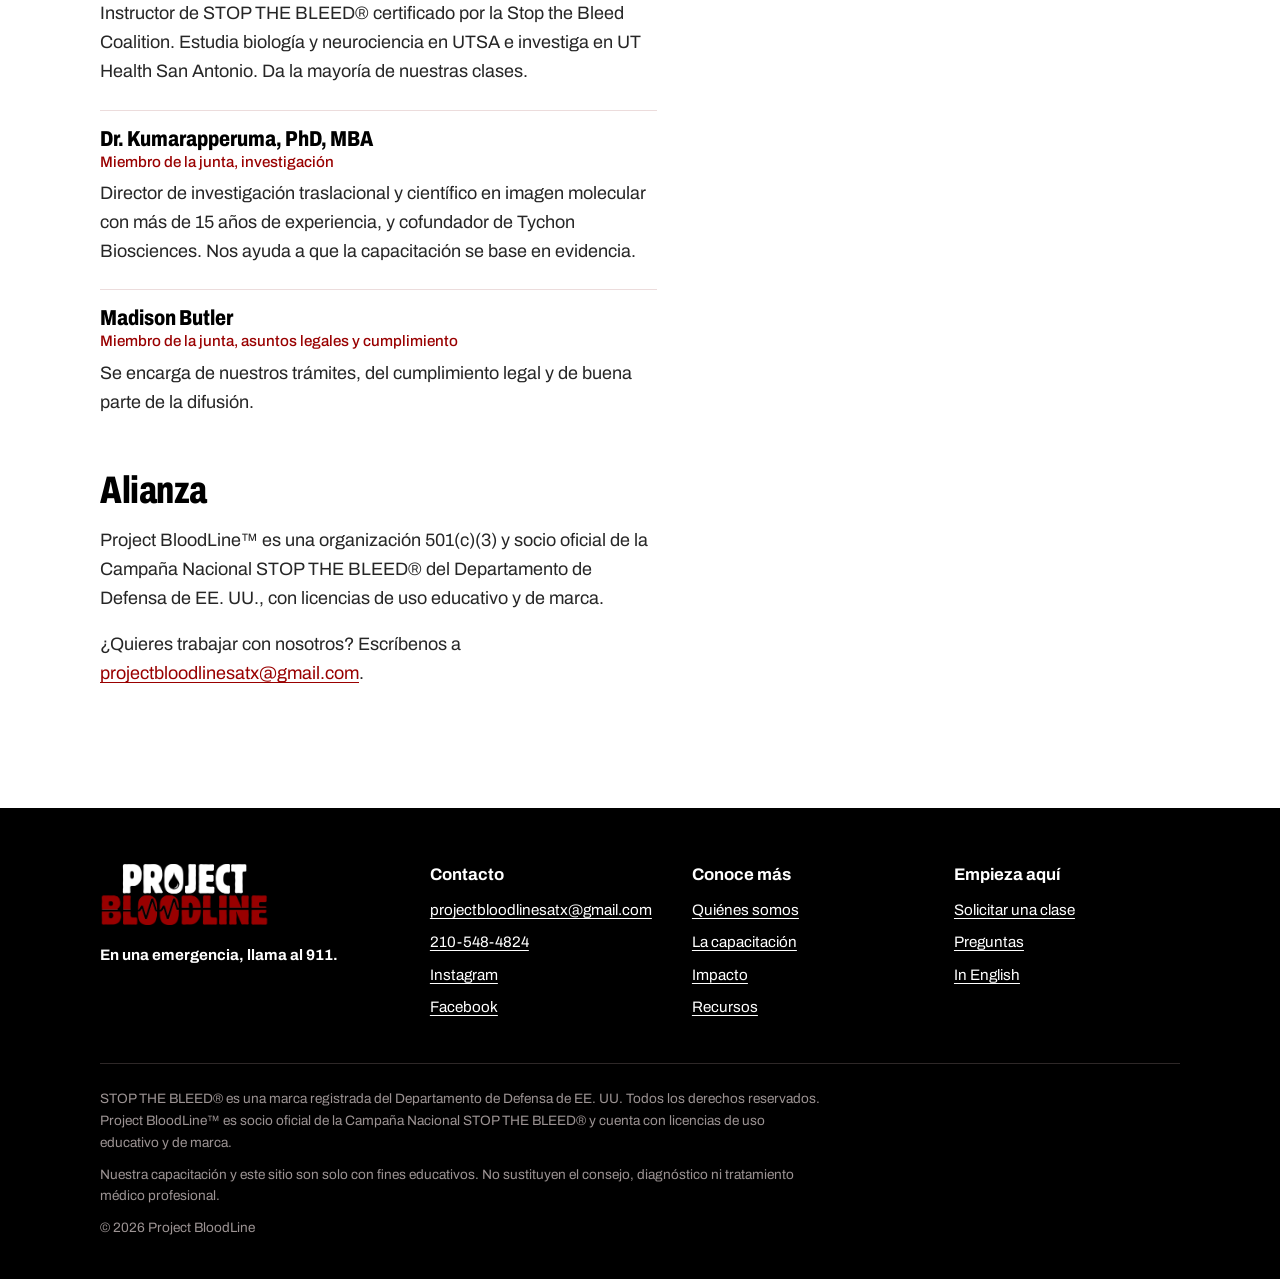
<file: website/es/nosotros.html>
<!doctype html>
<html lang="es">
<head>
<meta charset="utf-8">
<meta name="viewport" content="width=device-width, initial-scale=1">
<title>Quiénes somos | Project BloodLine</title>
<meta name="description" content="Quién dirige Project BloodLine, por qué empezamos y cómo trabajamos.">
<link rel="canonical" href="https://andre-aguirre.github.io/project-bloodline/es/nosotros.html">
<link rel="alternate" hreflang="en" href="https://andre-aguirre.github.io/project-bloodline/about.html">
<link rel="alternate" hreflang="es" href="https://andre-aguirre.github.io/project-bloodline/es/nosotros.html">
<meta property="og:type" content="website">
<meta property="og:title" content="Quiénes somos | Project BloodLine">
<meta property="og:description" content="Quién dirige Project BloodLine, por qué empezamos y cómo trabajamos.">
<meta property="og:image" content="https://andre-aguirre.github.io/project-bloodline/assets/img/og.jpg">
<meta property="og:url" content="https://andre-aguirre.github.io/project-bloodline/es/nosotros.html">
<meta name="twitter:card" content="summary_large_image">
<meta name="theme-color" content="#990000">
<link rel="icon" href="../assets/img/favicon.svg" type="image/svg+xml">
<link rel="apple-touch-icon" href="../assets/img/apple-touch-icon.png">
<link rel="preload" href="../assets/fonts/archivo-var.woff2" as="font" type="font/woff2" crossorigin>
<script>document.documentElement.className += " js";</script>
<link rel="stylesheet" href="../assets/css/site.css?v=3">
</head>
<body>
<a class="skip" href="#main">Saltar al contenido</a>

<header class="site-header">
  <div class="wrap">
    <a class="brand" href="./"><img src="../assets/img/logo.png" alt="Project BloodLine, inicio" width="800" height="287"></a>
    <nav class="nav" id="site-nav" aria-label="Principal">
      <a href="./#aprende">Qué aprenderás</a>
      <a href="./#resultados">Resultados</a>
      <a href="./#nosotros">Quiénes somos</a>
      <a href="preguntas.html">Preguntas</a>
      <a class="nav-cta" href="./#solicitar">Solicitar una clase</a>
    </nav>
    <div class="header-actions">
      <a class="lang" href="../about.html" hreflang="en" lang="en">English</a>
      <a class="btn btn--small header-cta" href="./#solicitar">Solicitar una clase</a>
      <button class="menu-toggle" type="button" aria-expanded="false" aria-controls="site-nav">Menú</button>
    </div>
  </div>
</header>

<main id="main">
  <div class="wrap page-head">
    <h1>Quiénes somos</h1>
    <p class="lede">Project BloodLine™ es una organización sin fines de lucro de San Antonio que enseña gratis a controlar sangrados graves, en español e inglés.</p>
  </div>
  <div class="wrap prose">
    <div class="prose-grid">
      <div>
        <h2>Por qué existimos</h2>
        <p>En San Antonio hay varias clases de STOP THE BLEED®, pero la mayoría cuestan, están ligadas a programas específicos y solo se dan en inglés. Eso deja fuera a mucha gente: familias hispanohablantes, comunidades rurales y vecindarios a donde nadie llega a enseñar esto.</p>
        <p>Nuestra misión es sencilla: que cualquier persona tenga las habilidades y la confianza para actuar cuando alguien está sangrando, sin importar su origen, su idioma o lo que pueda pagar.</p>

        <h2>Cómo empezó</h2>
        <p>Project BloodLine fue fundado por Andre Aguirre, estudiante de UTSA e instructor certificado, y se registró como organización sin fines de lucro en Texas en agosto de 2025. Dimos nuestra primera clase en UTSA el 24 de septiembre de 2025, a cuatro estudiantes.</p>
        <p>Algunos de esos primeros participantes regresaron la semana siguiente para ayudar a enseñar. Desde entonces, nueve exparticipantes han vuelto como asistentes o instructores, y más de 175 personas se han certificado.</p>

        <h2>Cómo trabajamos</h2>
        <ul>
          <li>Todas las clases son gratis para quienes las toman.</li>
          <li>Enseñamos el curso de la Stop the Bleed Coalition y usamos torniquetes y simuladores de heridas reales.</li>
          <li>Enseñamos en español o inglés.</li>
          <li>Encuestamos a cada clase antes y después, de forma anónima, y usamos las respuestas para mejorar. <a href="impacto.html">Ver los resultados</a>.</li>
        </ul>

        <h2>Junta directiva</h2>
        <dl class="board">
          <div>
            <dt>Andre Aguirre <span>Fundador y presidente de la junta directiva</span></dt>
            <dd>Instructor de STOP THE BLEED® certificado por la Stop the Bleed Coalition. Estudia biología y neurociencia en UTSA e investiga en UT Health San Antonio. Da la mayoría de nuestras clases.</dd>
          </div>
          <div>
            <dt>Dr. Kumarapperuma, PhD, MBA <span>Miembro de la junta, investigación</span></dt>
            <dd>Director de investigación traslacional y científico en imagen molecular con más de 15 años de experiencia, y cofundador de Tychon Biosciences. Nos ayuda a que la capacitación se base en evidencia.</dd>
          </div>
          <div>
            <dt>Madison Butler <span>Miembro de la junta, asuntos legales y cumplimiento</span></dt>
            <dd>Se encarga de nuestros trámites, del cumplimiento legal y de buena parte de la difusión.</dd>
          </div>
        </dl>

        <h2>Alianza</h2>
        <p>Project BloodLine™ es una organización 501(c)(3) y socio oficial de la Campaña Nacional STOP THE BLEED® del Departamento de Defensa de EE. UU., con licencias de uso educativo y de marca.</p>
        <p>¿Quieres trabajar con nosotros? Escríbenos a <a href="mailto:projectbloodlinesatx@gmail.com">projectbloodlinesatx@gmail.com</a>.</p>
      </div>
      <div class="side-sticky">
        <figure><img src="../assets/img/demo-packing.jpg" alt="Instructor demostrando el relleno de heridas en un simulador para dos estudiantes" width="1024" height="768"></figure>
        <figure><img src="../assets/img/andre-arm.jpg" alt="Un participante aprieta un torniquete en el brazo de Andre" width="1600" height="1200" loading="lazy"><figcaption>Andre deja que los participantes practiquen en su propio brazo.</figcaption></figure>
      </div>
    </div>
  </div>
</main>

<footer class="site-footer">
  <div class="wrap">
    <div class="footer-top">
      <div>
        <img src="../assets/img/logo-on-dark.png" alt="Project BloodLine" width="800" height="287" loading="lazy">
        <p class="emergency">En una emergencia, llama al 911.</p>
      </div>
      <div>
        <h2>Contacto</h2>
        <ul>
          <li><a href="mailto:projectbloodlinesatx@gmail.com">projectbloodlinesatx@gmail.com</a></li>
          <li><a href="tel:+12105484824">210-548-4824</a></li>
          <li><a href="https://www.instagram.com/projectbloodlinesatx/">Instagram</a></li>
          <li><a href="https://www.facebook.com/profile.php?id=61579327510434">Facebook</a></li>
        </ul>
      </div>
      <div>
        <h2>Conoce más</h2>
        <ul>
          <li><a href="nosotros.html">Quiénes somos</a></li>
          <li><a href="capacitacion.html">La capacitación</a></li>
          <li><a href="impacto.html">Impacto</a></li>
          <li><a href="recursos.html">Recursos</a></li>
        </ul>
      </div>
      <div>
        <h2>Empieza aquí</h2>
        <ul>
          <li><a href="./#solicitar">Solicitar una clase</a></li>
          <li><a href="preguntas.html">Preguntas</a></li>
          <li><a href="../about.html" hreflang="en" lang="en">In English</a></li>
        </ul>
      </div>
    </div>
    <div class="legal">
      <p>STOP THE BLEED® es una marca registrada del Departamento de Defensa de EE. UU. Todos los derechos reservados. Project BloodLine™ es socio oficial de la Campaña Nacional STOP THE BLEED® y cuenta con licencias de uso educativo y de marca.</p>
      <p>Nuestra capacitación y este sitio son solo con fines educativos. No sustituyen el consejo, diagnóstico ni tratamiento médico profesional.</p>
      <p>© 2026 Project BloodLine</p>
    </div>
  </div>
</footer>

<script src="../assets/js/site.js?v=3"></script>
</body>
</html>
</file>
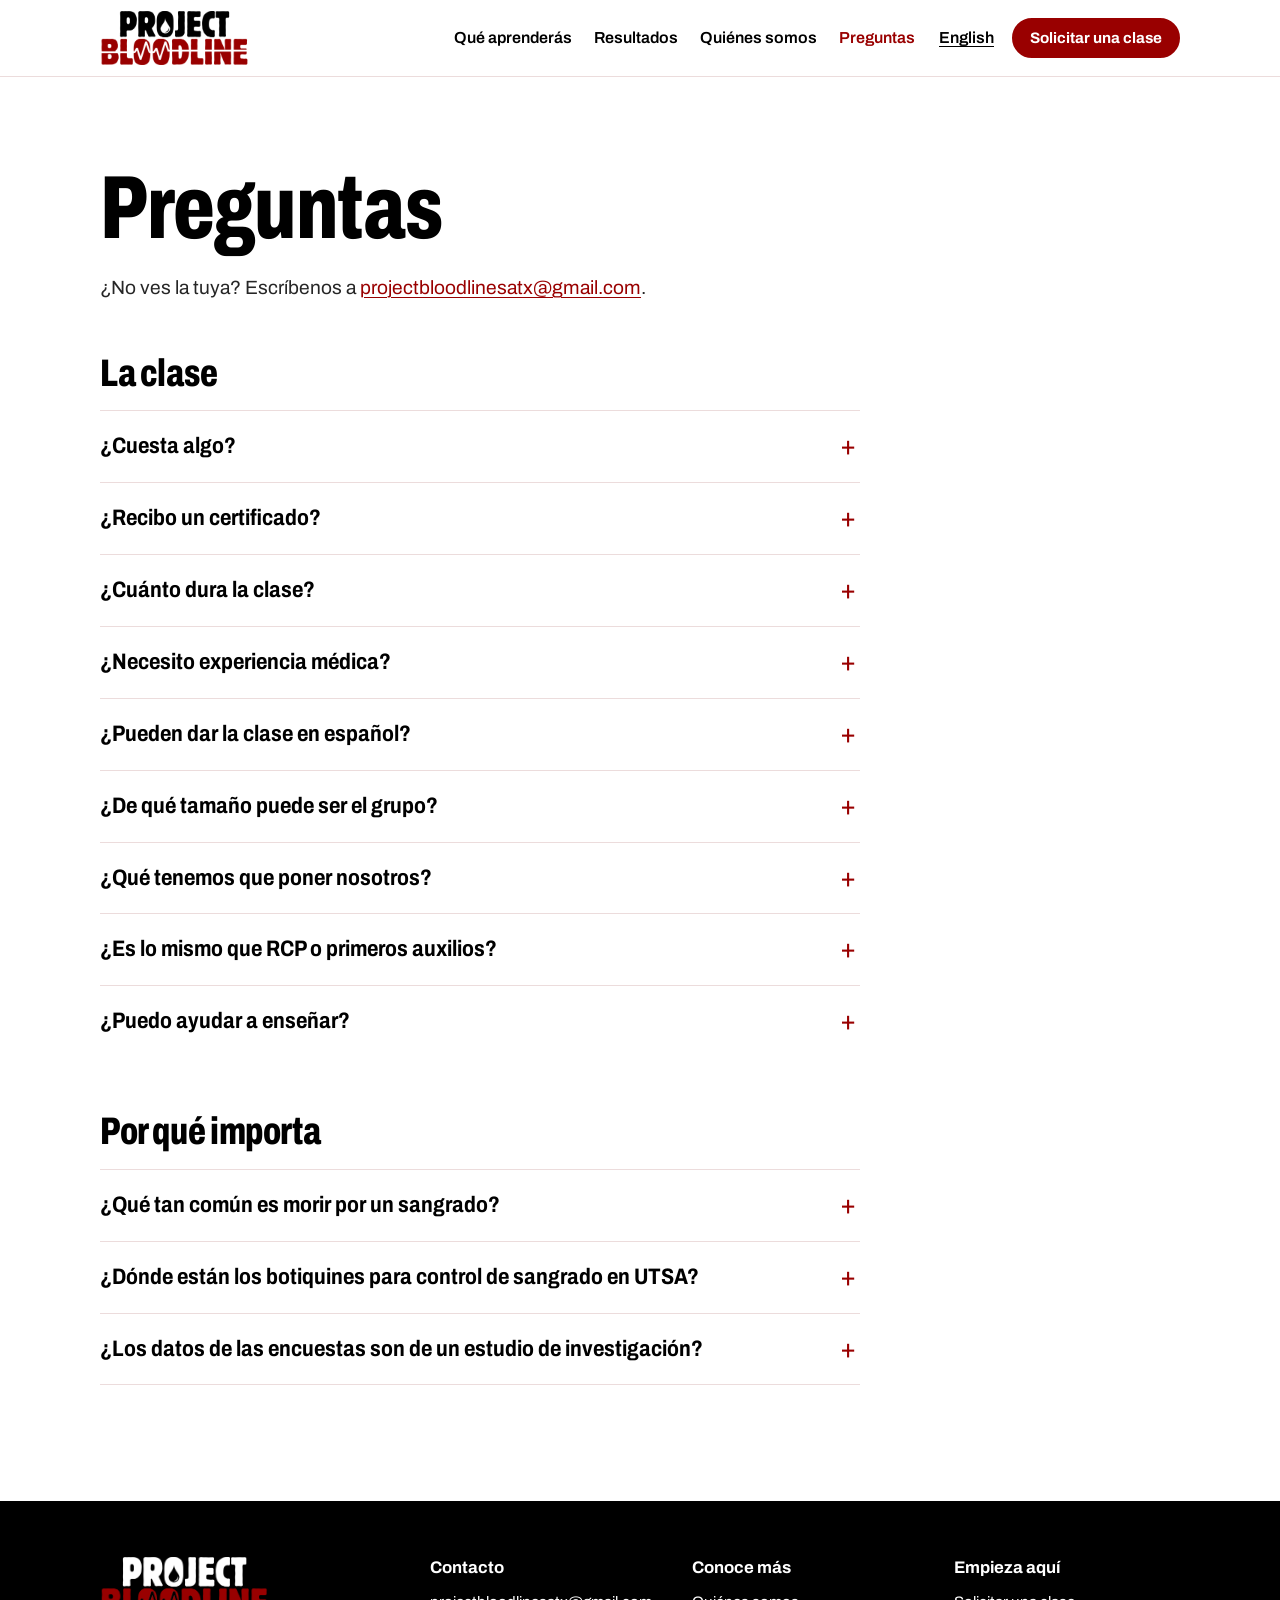
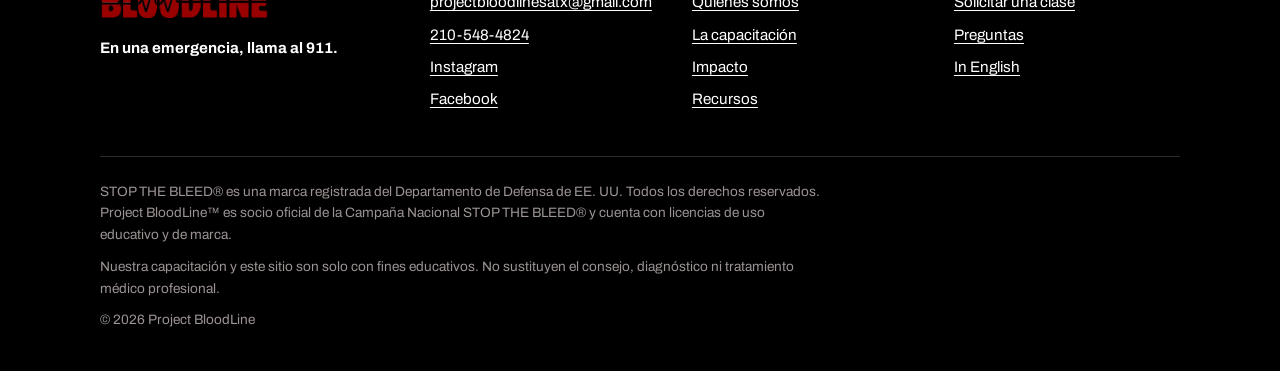
<file: website/es/preguntas.html>
<!doctype html>
<html lang="es">
<head>
<meta charset="utf-8">
<meta name="viewport" content="width=device-width, initial-scale=1">
<title>Preguntas | Project BloodLine</title>
<meta name="description" content="Respuestas sobre las clases gratuitas de STOP THE BLEED® de Project BloodLine: costo, certificados, clases en español, tamaño del grupo y botiquines en el campus de UTSA.">
<link rel="canonical" href="https://andre-aguirre.github.io/project-bloodline/es/preguntas.html">
<link rel="alternate" hreflang="en" href="https://andre-aguirre.github.io/project-bloodline/questions.html">
<link rel="alternate" hreflang="es" href="https://andre-aguirre.github.io/project-bloodline/es/preguntas.html">
<meta name="theme-color" content="#990000">
<link rel="icon" href="../assets/img/favicon.svg" type="image/svg+xml">
<link rel="apple-touch-icon" href="../assets/img/apple-touch-icon.png">
<link rel="preload" href="../assets/fonts/archivo-var.woff2" as="font" type="font/woff2" crossorigin>
<script>document.documentElement.className += " js";</script>
<link rel="stylesheet" href="../assets/css/site.css?v=3">
</head>
<body>
<a class="skip" href="#main">Saltar al contenido</a>

<header class="site-header">
  <div class="wrap">
    <a class="brand" href="./"><img src="../assets/img/logo.png" alt="Project BloodLine, inicio" width="800" height="287"></a>
    <nav class="nav" id="site-nav" aria-label="Principal">
      <a href="./#aprende">Qué aprenderás</a>
      <a href="./#resultados">Resultados</a>
      <a href="./#nosotros">Quiénes somos</a>
      <a href="preguntas.html" aria-current="page">Preguntas</a>
      <a class="nav-cta" href="./#solicitar">Solicitar una clase</a>
    </nav>
    <div class="header-actions">
      <a class="lang" href="../questions.html" hreflang="en" lang="en">English</a>
      <a class="btn btn--small header-cta" href="./#solicitar">Solicitar una clase</a>
      <button class="menu-toggle" type="button" aria-expanded="false" aria-controls="site-nav">Menú</button>
    </div>
  </div>
</header>

<main id="main">
  <div class="wrap page-head">
    <h1>Preguntas</h1>
    <p class="intro">¿No ves la tuya? Escríbenos a <a href="mailto:projectbloodlinesatx@gmail.com">projectbloodlinesatx@gmail.com</a>.</p>
  </div>

  <div class="wrap">
    <div class="faq">
      <h2>La clase</h2>

      <details>
        <summary>¿Cuesta algo?</summary>
        <div class="answer"><p>No. Las clases son gratis para quienes las toman, y nosotros llevamos el equipo.</p></div>
      </details>

      <details>
        <summary>¿Recibo un certificado?</summary>
        <div class="answer"><p>Sí. Todas las personas que completan el curso reciben por correo un certificado de finalización de la Stop the Bleed Coalition. Hasta ahora nadie ha reprobado una de nuestras clases.</p></div>
      </details>

      <details>
        <summary>¿Cuánto dura la clase?</summary>
        <div class="answer"><p>Normalmente alrededor de una hora, incluyendo la práctica.</p></div>
      </details>

      <details>
        <summary>¿Necesito experiencia médica?</summary>
        <div class="answer"><p>Ninguna. La mayoría de nuestros participantes nunca había hecho esto. La clase está pensada para personas que no son médicos, enfermeros ni paramédicos.</p></div>
      </details>

      <details>
        <summary>¿Pueden dar la clase en español?</summary>
        <div class="answer"><p>Sí. Solo dínoslo en tu correo.</p></div>
      </details>

      <details>
        <summary>¿De qué tamaño puede ser el grupo?</summary>
        <div class="answer"><p>Hemos dado clases a grupos de unas cuantas personas y a salones llenos. Dinos más o menos cuántas personas esperas y planeamos los instructores y el equipo con base en eso.</p></div>
      </details>

      <details>
        <summary>¿Qué tenemos que poner nosotros?</summary>
        <div class="answer"><p>Un salón con mesas y la gente. Si hay proyector lo usamos, pero podemos dar la clase sin él.</p></div>
      </details>

      <details>
        <summary>¿Es lo mismo que RCP o primeros auxilios?</summary>
        <div class="answer"><p>No. La RCP es para cuando el corazón de alguien se detiene. STOP THE BLEED® es para sangrados graves, que pueden matar a una persona antes de que su corazón se detenga. Se complementan bien, y muchos de nuestros participantes también han tomado RCP.</p></div>
      </details>

      <details>
        <summary>¿Puedo ayudar a enseñar?</summary>
        <div class="answer"><p>Algunos de nuestros participantes han regresado como asistentes y luego como instructores. Si te interesa, toma una clase primero y después escríbenos.</p></div>
      </details>

      <h2>Por qué importa</h2>

      <details>
        <summary>¿Qué tan común es morir por un sangrado?</summary>
        <div class="answer">
          <p>El sangrado sin control es la causa número uno de muerte prevenible después de una lesión, y una persona puede morir por pérdida de sangre en tan solo cinco minutos. Muchas veces eso es menos de lo que tarda en llegar una ambulancia. Por eso importa quien está cerca.</p>
          <p class="small">Fuentes (en inglés): <a href="https://www.stopthebleed.org/">STOP THE BLEED®</a>, <a href="https://www.pennstatehealth.org/childrens/services-treatments/trauma-program/injury-prevention-program/stop-bleed">Penn State Health</a>.</p>
        </div>
      </details>

      <details>
        <summary>¿Dónde están los botiquines para control de sangrado en UTSA?</summary>
        <div class="answer">
          <p>Los botiquines para control de sangrado de UTSA están instalados junto a los desfibriladores (DEA) en los edificios del campus. Casi nadie los ha notado: en nuestras encuestas, el 73% de los participantes no tenía ni idea de dónde están.</p>
          <p>Estamos trabajando en eso. Nuestro <a href="https://andre-aguirre.github.io/utsa-kits/">buscador de botiquines</a> es un prototipo inicial hecho con la lista de botiquines de UTSA PD. No está afiliado ni aprobado por UTSA y las ubicaciones son aproximadas, así que no dependas de él en una emergencia. En una emergencia, llama al 911.</p>
          <p><a href="recursos.html">Más sobre los botiquines</a></p>
        </div>
      </details>

      <details>
        <summary>¿Los datos de las encuestas son de un estudio de investigación?</summary>
        <div class="answer"><p>No. Vienen de las encuestas anónimas que hacemos antes y después de cada clase para ver qué está funcionando. Los números se combinan entre clases y nunca se relacionan con un nombre.</p></div>
      </details>
    </div>
  </div>
</main>

<footer class="site-footer">
  <div class="wrap">
    <div class="footer-top">
      <div>
        <img src="../assets/img/logo-on-dark.png" alt="Project BloodLine" width="800" height="287" loading="lazy">
        <p class="emergency">En una emergencia, llama al 911.</p>
      </div>
      <div>
        <h2>Contacto</h2>
        <ul>
          <li><a href="mailto:projectbloodlinesatx@gmail.com">projectbloodlinesatx@gmail.com</a></li>
          <li><a href="tel:+12105484824">210-548-4824</a></li>
          <li><a href="https://www.instagram.com/projectbloodlinesatx/">Instagram</a></li>
          <li><a href="https://www.facebook.com/profile.php?id=61579327510434">Facebook</a></li>
        </ul>
      </div>
      <div>
        <h2>Conoce más</h2>
        <ul>
          <li><a href="nosotros.html">Quiénes somos</a></li>
          <li><a href="capacitacion.html">La capacitación</a></li>
          <li><a href="impacto.html">Impacto</a></li>
          <li><a href="recursos.html">Recursos</a></li>
        </ul>
      </div>
      <div>
        <h2>Empieza aquí</h2>
        <ul>
          <li><a href="./#solicitar">Solicitar una clase</a></li>
          <li><a href="preguntas.html">Preguntas</a></li>
          <li><a href="../questions.html" hreflang="en" lang="en">In English</a></li>
        </ul>
      </div>
    </div>
    <div class="legal">
      <p>STOP THE BLEED® es una marca registrada del Departamento de Defensa de EE. UU. Todos los derechos reservados. Project BloodLine™ es socio oficial de la Campaña Nacional STOP THE BLEED® y cuenta con licencias de uso educativo y de marca.</p>
      <p>Nuestra capacitación y este sitio son solo con fines educativos. No sustituyen el consejo, diagnóstico ni tratamiento médico profesional.</p>
      <p>© 2026 Project BloodLine</p>
    </div>
  </div>
</footer>
<script src="../assets/js/site.js?v=3"></script>
</body>
</html>
</file>
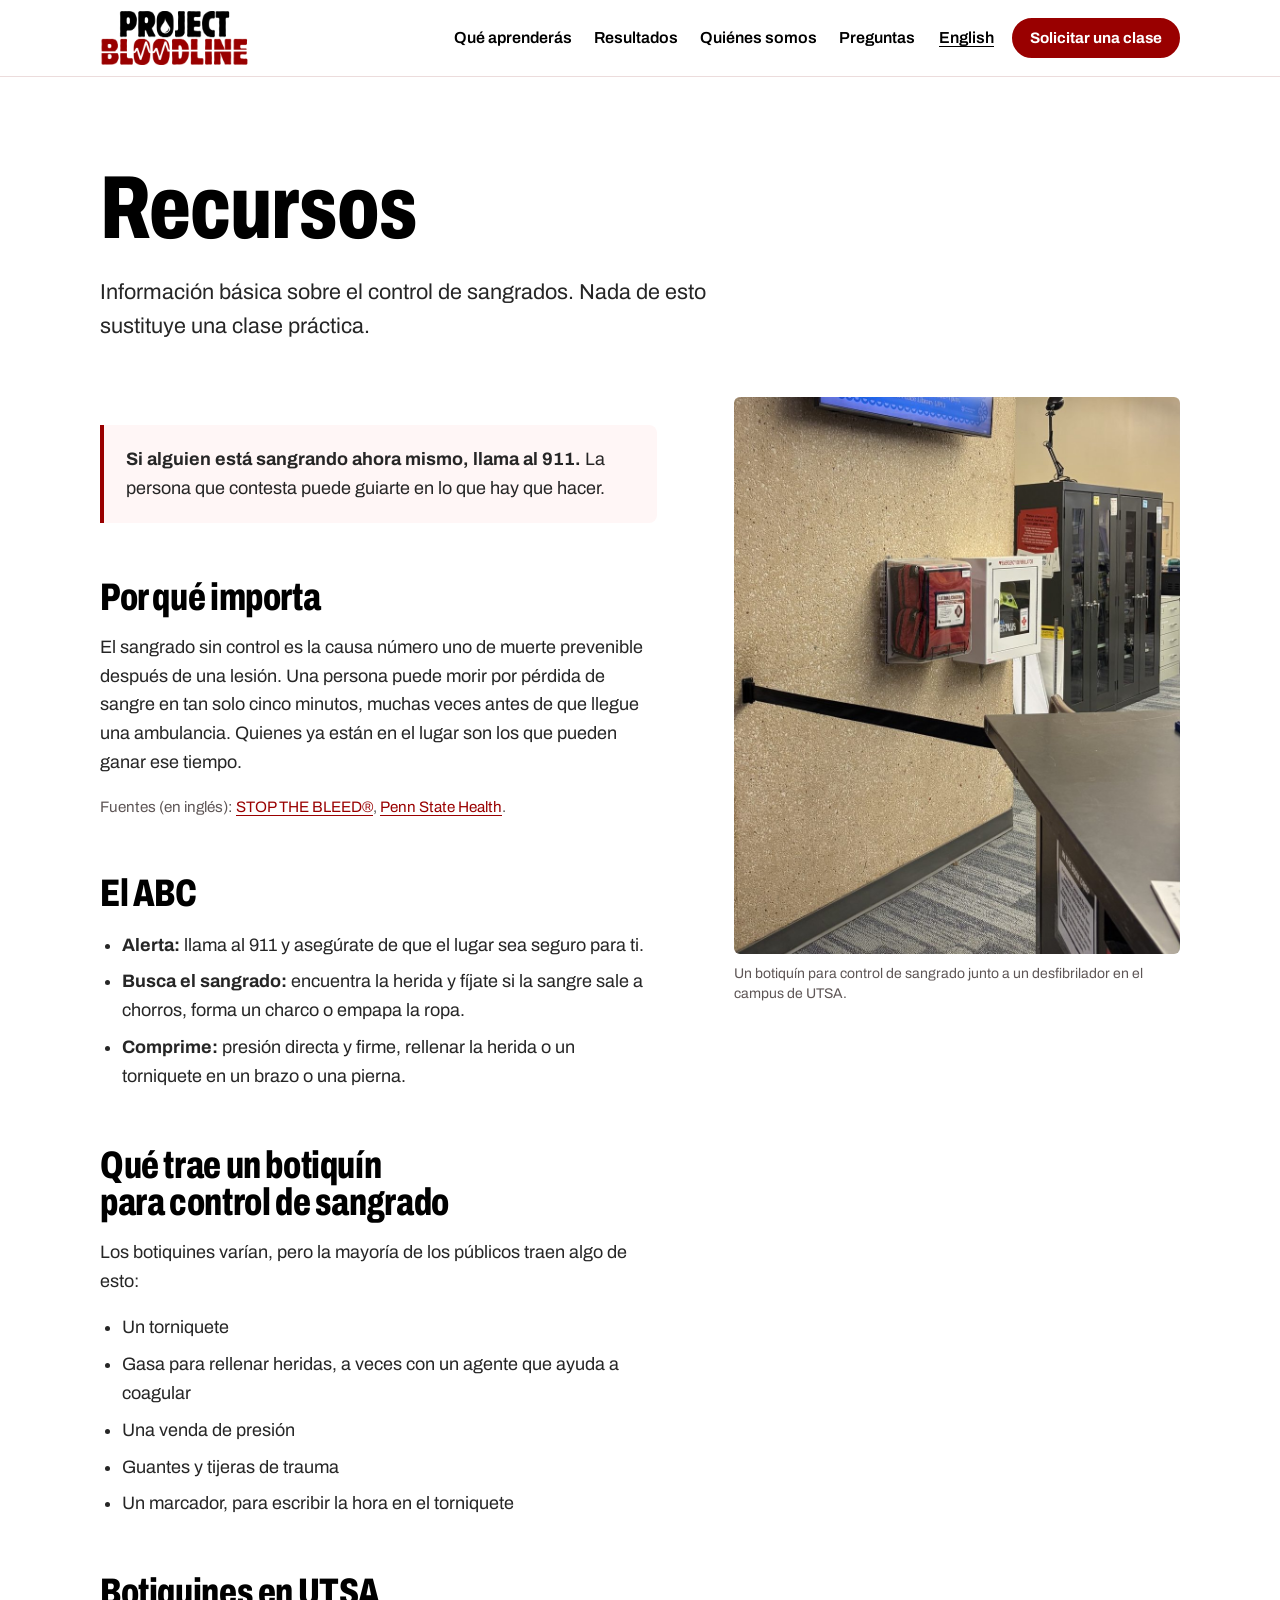
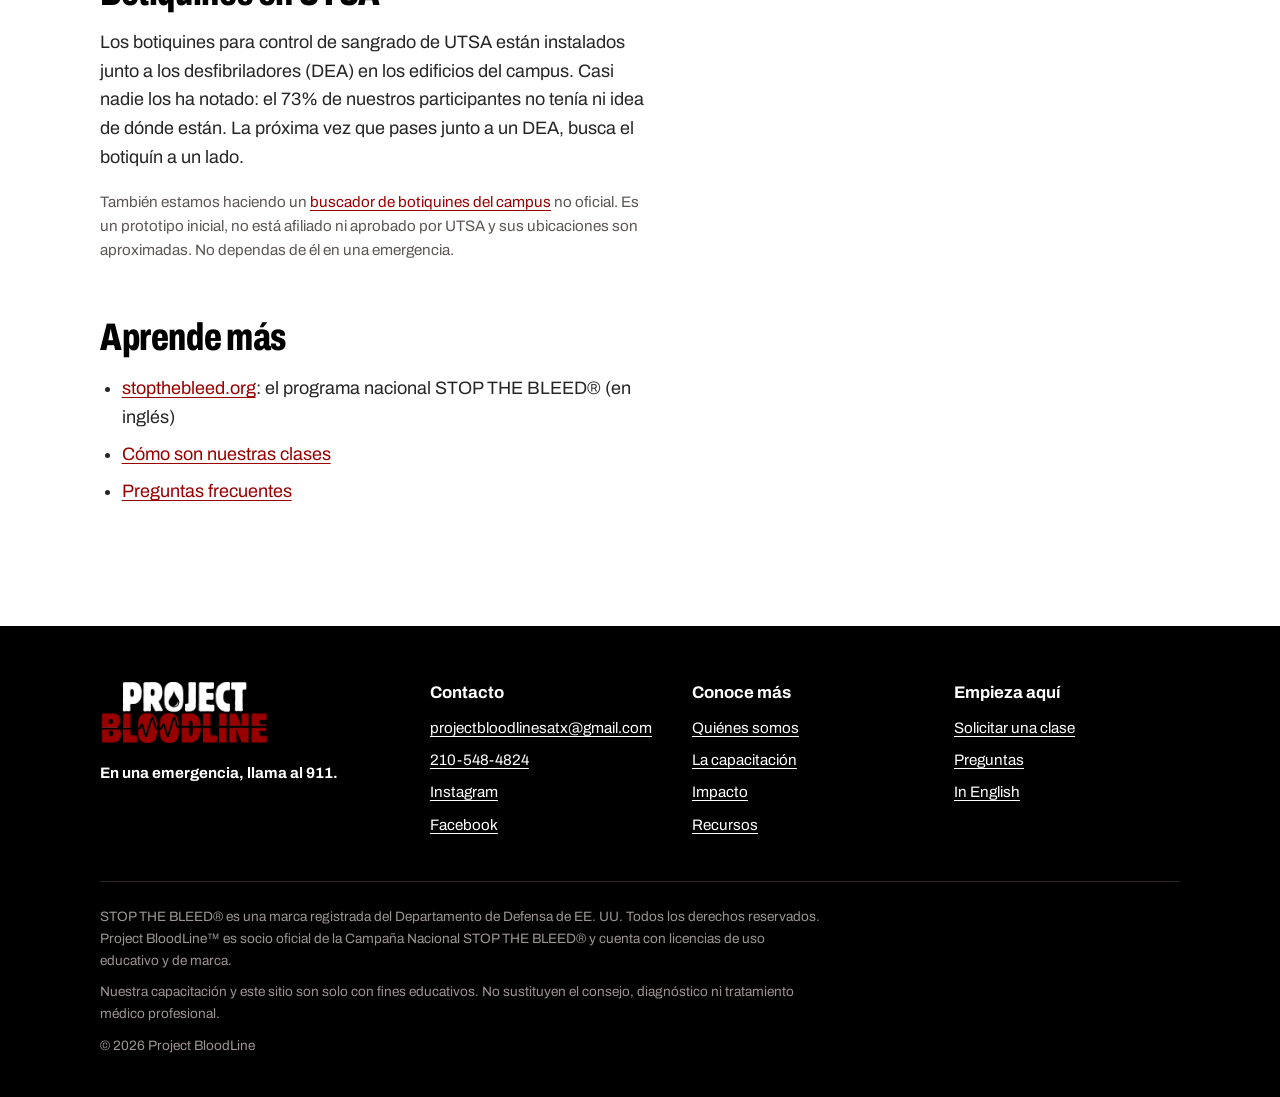
<file: website/es/recursos.html>
<!doctype html>
<html lang="es">
<head>
<meta charset="utf-8">
<meta name="viewport" content="width=device-width, initial-scale=1">
<title>Recursos | Project BloodLine</title>
<meta name="description" content="Por qué importa controlar un sangrado, qué trae un botiquín y dónde aprender más.">
<link rel="canonical" href="https://andre-aguirre.github.io/project-bloodline/es/recursos.html">
<link rel="alternate" hreflang="en" href="https://andre-aguirre.github.io/project-bloodline/resources.html">
<link rel="alternate" hreflang="es" href="https://andre-aguirre.github.io/project-bloodline/es/recursos.html">
<meta property="og:type" content="website">
<meta property="og:title" content="Recursos | Project BloodLine">
<meta property="og:description" content="Por qué importa controlar un sangrado, qué trae un botiquín y dónde aprender más.">
<meta property="og:image" content="https://andre-aguirre.github.io/project-bloodline/assets/img/og.jpg">
<meta property="og:url" content="https://andre-aguirre.github.io/project-bloodline/es/recursos.html">
<meta name="twitter:card" content="summary_large_image">
<meta name="theme-color" content="#990000">
<link rel="icon" href="../assets/img/favicon.svg" type="image/svg+xml">
<link rel="apple-touch-icon" href="../assets/img/apple-touch-icon.png">
<link rel="preload" href="../assets/fonts/archivo-var.woff2" as="font" type="font/woff2" crossorigin>
<script>document.documentElement.className += " js";</script>
<link rel="stylesheet" href="../assets/css/site.css?v=3">
</head>
<body>
<a class="skip" href="#main">Saltar al contenido</a>

<header class="site-header">
  <div class="wrap">
    <a class="brand" href="./"><img src="../assets/img/logo.png" alt="Project BloodLine, inicio" width="800" height="287"></a>
    <nav class="nav" id="site-nav" aria-label="Principal">
      <a href="./#aprende">Qué aprenderás</a>
      <a href="./#resultados">Resultados</a>
      <a href="./#nosotros">Quiénes somos</a>
      <a href="preguntas.html">Preguntas</a>
      <a class="nav-cta" href="./#solicitar">Solicitar una clase</a>
    </nav>
    <div class="header-actions">
      <a class="lang" href="../resources.html" hreflang="en" lang="en">English</a>
      <a class="btn btn--small header-cta" href="./#solicitar">Solicitar una clase</a>
      <button class="menu-toggle" type="button" aria-expanded="false" aria-controls="site-nav">Menú</button>
    </div>
  </div>
</header>

<main id="main">
  <div class="wrap page-head">
    <h1>Recursos</h1>
    <p class="lede">Información básica sobre el control de sangrados. Nada de esto sustituye una clase práctica.</p>
  </div>
  <div class="wrap prose">
    <div class="prose-grid">
      <div>
        <div class="callout"><p><strong>Si alguien está sangrando ahora mismo, llama al 911.</strong> La persona que contesta puede guiarte en lo que hay que hacer.</p></div>

        <h2>Por qué importa</h2>
        <p>El sangrado sin control es la causa número uno de muerte prevenible después de una lesión. Una persona puede morir por pérdida de sangre en tan solo cinco minutos, muchas veces antes de que llegue una ambulancia. Quienes ya están en el lugar son los que pueden ganar ese tiempo.</p>
        <p class="small">Fuentes (en inglés): <a href="https://www.stopthebleed.org/">STOP THE BLEED®</a>, <a href="https://www.pennstatehealth.org/childrens/services-treatments/trauma-program/injury-prevention-program/stop-bleed">Penn State Health</a>.</p>

        <h2>El ABC</h2>
        <ul>
          <li><strong>Alerta:</strong> llama al 911 y asegúrate de que el lugar sea seguro para ti.</li>
          <li><strong>Busca el sangrado:</strong> encuentra la herida y fíjate si la sangre sale a chorros, forma un charco o empapa la ropa.</li>
          <li><strong>Comprime:</strong> presión directa y firme, rellenar la herida o un torniquete en un brazo o una pierna.</li>
        </ul>

        <h2>Qué trae un botiquín para control de sangrado</h2>
        <p>Los botiquines varían, pero la mayoría de los públicos traen algo de esto:</p>
        <ul>
          <li>Un torniquete</li>
          <li>Gasa para rellenar heridas, a veces con un agente que ayuda a coagular</li>
          <li>Una venda de presión</li>
          <li>Guantes y tijeras de trauma</li>
          <li>Un marcador, para escribir la hora en el torniquete</li>
        </ul>

        <h2>Botiquines en UTSA</h2>
        <p>Los botiquines para control de sangrado de UTSA están instalados junto a los desfibriladores (DEA) en los edificios del campus. Casi nadie los ha notado: el 73% de nuestros participantes no tenía ni idea de dónde están. La próxima vez que pases junto a un DEA, busca el botiquín a un lado.</p>
        <p class="small">También estamos haciendo un <a href="https://andre-aguirre.github.io/utsa-kits/">buscador de botiquines del campus</a> no oficial. Es un prototipo inicial, no está afiliado ni aprobado por UTSA y sus ubicaciones son aproximadas. No dependas de él en una emergencia.</p>

        <h2>Aprende más</h2>
        <ul>
          <li><a href="https://www.stopthebleed.org/">stopthebleed.org</a>: el programa nacional STOP THE BLEED® (en inglés)</li>
          <li><a href="capacitacion.html">Cómo son nuestras clases</a></li>
          <li><a href="preguntas.html">Preguntas frecuentes</a></li>
        </ul>
      </div>
      <div class="side-sticky">
        <figure><img src="../assets/img/kit-aed.jpg" alt="Un botiquín rojo para control de sangrado instalado en la pared junto a un gabinete con desfibrilador" width="945" height="1180"><figcaption>Un botiquín para control de sangrado junto a un desfibrilador en el campus de UTSA.</figcaption></figure>
      </div>
    </div>
  </div>
</main>

<footer class="site-footer">
  <div class="wrap">
    <div class="footer-top">
      <div>
        <img src="../assets/img/logo-on-dark.png" alt="Project BloodLine" width="800" height="287" loading="lazy">
        <p class="emergency">En una emergencia, llama al 911.</p>
      </div>
      <div>
        <h2>Contacto</h2>
        <ul>
          <li><a href="mailto:projectbloodlinesatx@gmail.com">projectbloodlinesatx@gmail.com</a></li>
          <li><a href="tel:+12105484824">210-548-4824</a></li>
          <li><a href="https://www.instagram.com/projectbloodlinesatx/">Instagram</a></li>
          <li><a href="https://www.facebook.com/profile.php?id=61579327510434">Facebook</a></li>
        </ul>
      </div>
      <div>
        <h2>Conoce más</h2>
        <ul>
          <li><a href="nosotros.html">Quiénes somos</a></li>
          <li><a href="capacitacion.html">La capacitación</a></li>
          <li><a href="impacto.html">Impacto</a></li>
          <li><a href="recursos.html">Recursos</a></li>
        </ul>
      </div>
      <div>
        <h2>Empieza aquí</h2>
        <ul>
          <li><a href="./#solicitar">Solicitar una clase</a></li>
          <li><a href="preguntas.html">Preguntas</a></li>
          <li><a href="../resources.html" hreflang="en" lang="en">In English</a></li>
        </ul>
      </div>
    </div>
    <div class="legal">
      <p>STOP THE BLEED® es una marca registrada del Departamento de Defensa de EE. UU. Todos los derechos reservados. Project BloodLine™ es socio oficial de la Campaña Nacional STOP THE BLEED® y cuenta con licencias de uso educativo y de marca.</p>
      <p>Nuestra capacitación y este sitio son solo con fines educativos. No sustituyen el consejo, diagnóstico ni tratamiento médico profesional.</p>
      <p>© 2026 Project BloodLine</p>
    </div>
  </div>
</footer>

<script src="../assets/js/site.js?v=3"></script>
</body>
</html>
</file>
<file: website/assets/css/site.css>
/* Project BloodLine */

@font-face {
  font-family: "Archivo";
  src: url("../fonts/archivo-var.woff2") format("woff2-variations"), url("../fonts/archivo-var.woff2") format("woff2");
  font-weight: 100 900;
  font-stretch: 62% 125%;
  font-style: normal;
  font-display: swap;
}

:root {
  --red: #990000;          /* logo red */
  --red-deep: #6e0000;
  --red-on-black: #e5383b; /* brighter red, only used on the black band */
  --ink: #000;
  --text: #262626;
  --muted: #5e5656;
  --paper: #fff;
  --blush: #fff6f6;        /* from the BloodLine social graphics */
  --rule: #ecdcdc;
  --bar-before: #7d7d7d;

  --wrap: 1160px;
  --gutter: clamp(16px, 4vw, 40px);
  --display: "Archivo", "Arial Narrow", system-ui, sans-serif;
  --body: "Archivo", system-ui, -apple-system, "Segoe UI", sans-serif;
}

*, *::before, *::after { box-sizing: border-box; }
html { -webkit-text-size-adjust: 100%; scroll-behavior: smooth; }
@media (prefers-reduced-motion: reduce) { html { scroll-behavior: auto; } }

body {
  margin: 0;
  background: var(--paper);
  color: var(--text);
  font-family: var(--body);
  font-size: 1.125rem;
  line-height: 1.6;
}

img { display: block; max-width: 100%; height: auto; }
a { color: var(--red); text-underline-offset: 0.18em; text-decoration-thickness: 1px; }
a:hover { color: var(--red-deep); text-decoration-thickness: 2px; }
:focus-visible { outline: 3px solid var(--red); outline-offset: 3px; border-radius: 2px; }

h1, h2, h3 {
  font-family: var(--display);
  color: var(--ink);
  font-weight: 800;
  font-stretch: 72%;
  line-height: 0.98;
  letter-spacing: -0.01em;
  margin: 0;
  text-wrap: balance;
}
h1 { font-size: clamp(2.75rem, 7.2vw, 5.6rem); }
h2 { font-size: clamp(2.2rem, 4.6vw, 3.6rem); }
h3 { font-size: 1.5rem; font-stretch: 85%; line-height: 1.1; }
p { margin: 0 0 1em; max-width: 64ch; }

.wrap { width: 100%; max-width: var(--wrap); margin-inline: auto; padding-inline: var(--gutter); }
.sr-only { position: absolute; width: 1px; height: 1px; padding: 0; margin: -1px; overflow: hidden; clip: rect(0 0 0 0); white-space: nowrap; border: 0; }
.skip { position: absolute; left: var(--gutter); top: -60px; background: var(--ink); color: #fff; padding: 10px 14px; z-index: 10; }
.skip:focus { top: 10px; color: #fff; }

/* buttons */
.btn {
  display: inline-flex; align-items: center; justify-content: center; gap: 8px;
  min-height: 48px; padding: 12px 22px;
  font: 700 1.0625rem/1.1 var(--body);
  border-radius: 999px; border: 2px solid var(--red);
  background: var(--red); color: #fff; text-decoration: none; cursor: pointer;
}
.btn:hover { background: var(--red-deep); border-color: var(--red-deep); color: #fff; }
.btn--ghost { background: transparent; color: var(--red); }
.btn--ghost:hover { background: var(--blush); color: var(--red-deep); }
.btn--small { min-height: 40px; padding: 8px 16px; font-size: 0.95rem; }

/* header */
.site-header { border-bottom: 1px solid var(--rule); background: var(--paper); }
.site-header .wrap { display: flex; align-items: center; gap: 24px; min-height: 76px; }
.brand { flex: none; display: block; }
.brand img { width: 150px; }
.nav { display: flex; gap: 22px; margin-left: auto; align-items: center; }
.nav a { color: var(--ink); text-decoration: none; font-weight: 600; font-size: 1rem; }
.nav a:hover { color: var(--red); }
.nav a[aria-current="page"] { color: var(--red); }
.lang { font-weight: 600; font-size: 1rem; color: var(--ink); }
.header-actions { display: flex; align-items: center; gap: 18px; }

.menu-toggle, .nav-cta { display: none; }

@media (max-width: 980px) {
  .site-header { position: relative; }
  .site-header .wrap { flex-wrap: wrap; gap: 0 12px; min-height: 64px; }
  .brand img { width: 112px; }
  .header-actions { margin-left: auto; gap: 14px; }
  .header-cta { display: none; }
  .lang { font-size: 0.95rem; }
  .menu-toggle {
    display: inline-flex; align-items: center; gap: 8px; min-height: 40px; padding: 8px 14px;
    font: 700 0.95rem/1 var(--body); color: #fff; background: var(--red); border: 0; border-radius: 999px; cursor: pointer;
  }
  .menu-toggle::after { content: ""; width: 14px; height: 10px; background:
    linear-gradient(#fff,#fff) 0 0/100% 2px no-repeat, linear-gradient(#fff,#fff) 0 50%/100% 2px no-repeat, linear-gradient(#fff,#fff) 0 100%/100% 2px no-repeat; }
  .open .menu-toggle::after { background: none; content: "\00d7"; width: auto; height: auto; font-size: 1.2rem; line-height: 10px; }
  .nav { order: 3; width: 100%; margin: 0; flex-direction: column; align-items: stretch; gap: 0; padding: 4px 0 14px; }
  .js .nav { display: none; }
  .js .open .nav { display: flex; }
  .nav a { font-size: 1.1rem; padding: 12px 0; border-top: 1px solid var(--rule); }
  .nav .nav-cta { display: block; color: var(--red); }
}


/* hero */
.hero { padding-block: clamp(40px, 7vw, 88px) clamp(24px, 4vw, 40px); }
.hero .wrap { display: grid; grid-template-columns: 1.35fr 1fr; gap: clamp(28px, 5vw, 64px); align-items: center; }
.hero h1 { font-size: clamp(2.4rem, 5.2vw, 4.25rem); max-width: 14ch; }
.hero-lede { font-size: clamp(1.15rem, 1.6vw, 1.3rem); margin-top: 28px; max-width: 46ch; color: var(--text); }
.hero-actions { display: flex; flex-wrap: wrap; gap: 12px; margin-top: 8px; }
.hero-note { margin-top: 28px; font-size: 0.95rem; color: var(--muted); max-width: 46ch; padding-left: 14px; border-left: 3px solid var(--red); }
.hero-photo { margin: 0; }
.hero-photo img { aspect-ratio: 4 / 5; object-fit: cover; object-position: 55% 40%; width: 100%; border-radius: 6px; }
figcaption { font-size: 0.875rem; color: var(--muted); margin-top: 10px; line-height: 1.4; }

@media (max-width: 860px) {
  .hero .wrap { grid-template-columns: 1fr; }
  .hero-photo img { aspect-ratio: 4 / 3; }
}

/* the heartbeat line: the only animated thing on the page */
.pulse { display: flex; align-items: center; margin-top: clamp(16px, 3vw, 32px); }
.pulse::before, .pulse::after {
  content: ""; flex: 1 1 0; height: min(4.5px, 0.49vw); min-height: 2px; background: var(--red);
  transform: scaleX(0); transform-origin: left center;
  animation: grow .45s linear forwards;
}
.pulse::before { animation-delay: .2s; }
.pulse::after { animation-delay: 1.35s; animation-duration: .6s; }
.pulse svg { flex: 0 1 640px; width: 640px; max-width: 70%; height: auto; display: block; overflow: visible; }
.pulse path {
  fill: none; stroke: var(--red); stroke-width: 4.5; stroke-linejoin: round; stroke-linecap: butt;
  stroke-dasharray: 1; stroke-dashoffset: 1; animation: draw .7s cubic-bezier(.4,0,.6,1) .65s forwards;
}
@keyframes draw { to { stroke-dashoffset: 0; } }
@keyframes grow { to { transform: scaleX(1); } }
@media (prefers-reduced-motion: reduce) {
  .pulse::before, .pulse::after { animation: none; transform: none; }
  .pulse path { animation: none; stroke-dashoffset: 0; }
}

/* sections */
.section { padding-block: clamp(64px, 9vw, 120px); }
.section--blush { background: var(--blush); }
.section--black { background: #000; color: #e9e4e4; }
.section--black h2, .section--black h3 { color: #fff; }
.section--black a { color: #fff; }
.intro { font-size: 1.2rem; max-width: 56ch; margin-top: 20px; }

/* results */
.count {
  font-family: var(--display); font-weight: 800; font-stretch: 70%;
  font-size: clamp(3rem, 9vw, 7.5rem); line-height: 0.92; color: #fff; margin: 0; max-width: 14ch;
  text-wrap: balance;
}
.count-sub { font-size: clamp(1.15rem, 1.8vw, 1.4rem); margin-top: 22px; color: #e9e4e4; max-width: 48ch; }
.results-grid { display: grid; grid-template-columns: 1.5fr 1fr; gap: clamp(36px, 6vw, 80px); margin-top: clamp(48px, 7vw, 88px); }
@media (max-width: 860px) { .results-grid { grid-template-columns: 1fr; } }

.chart { margin: 0; }
.chart h3 { font-size: 1.35rem; }
.legend { display: flex; flex-wrap: wrap; gap: 6px 20px; list-style: none; padding: 0; margin: 14px 0 26px; font-size: 0.95rem; }
.legend li { display: flex; align-items: center; gap: 8px; }
.swatch { width: 14px; height: 14px; border-radius: 3px; background: var(--bar-before); }
.swatch--after { background: var(--red-on-black); }
.bars { list-style: none; padding: 0; margin: 0; display: grid; gap: 26px; }
.bar-label { font-size: 1.02rem; color: #fff; margin-bottom: 8px; line-height: 1.35; }
.bar { display: flex; align-items: center; gap: 10px; margin-top: 2px; }
.bar-fill { flex: none; height: 12px; width: calc(var(--v) * 0.85); background: var(--bar-before); border-radius: 0 4px 4px 0; }
.bar--after .bar-fill { background: var(--red-on-black); }
.bar-val { font-variant-numeric: tabular-nums; font-size: 0.95rem; color: #bdb5b5; }
.bar--after .bar-val { color: #fff; font-weight: 700; }
.chart-note { font-size: 0.875rem; color: #a59c9c; margin-top: 26px; max-width: 60ch; }

.facts { display: grid; gap: 32px; align-content: start; }
.fact { border-top: 1px solid #3a3333; padding-top: 18px; }
.fact strong { display: block; font-family: var(--display); font-stretch: 72%; font-weight: 800; font-size: 3rem; line-height: 1; color: #fff; margin-bottom: 8px; }
.fact p { margin: 0; color: #d9d2d2; }

/* teach */
.teach-grid { display: grid; grid-template-columns: 1.1fr 1fr; gap: clamp(36px, 6vw, 80px); align-items: start; }
.abc { list-style: none; padding: 0; margin: 40px 0 0; display: grid; gap: 30px; }
.abc li { display: grid; grid-template-columns: 64px 1fr; gap: 18px; align-items: start; }
.abc-letter {
  font-family: var(--display); font-weight: 800; font-stretch: 72%; font-size: 3.4rem; line-height: 0.85;
  color: var(--red);
}
.abc h3 { margin-bottom: 6px; }
.abc p { margin: 0; }
.photo-pair { display: grid; grid-template-columns: 1fr 1fr; gap: 14px; }
.photo-pair figure { margin: 0; }
.photo-pair figure:nth-child(2) { margin-top: 56px; }
.photo-pair img { aspect-ratio: 3 / 4.6; object-fit: cover; border-radius: 6px; width: 100%; }
@media (max-width: 860px) {
  .teach-grid { grid-template-columns: 1fr; }
  .photo-pair figure:nth-child(2) { margin-top: 28px; }
}

/* quotes */
.quotes-head { display: grid; grid-template-columns: 1fr auto; gap: 24px; align-items: end; }
.quotes { columns: 3 260px; column-gap: clamp(28px, 4vw, 52px); margin-top: 48px; }
.quote { break-inside: avoid; margin: 0 0 34px; padding-top: 16px; border-top: 2px solid var(--ink); }
.quote p { font-family: var(--display); font-stretch: 85%; font-weight: 600; font-size: 1.45rem; line-height: 1.2; color: var(--ink); margin: 0; }
.quote--big p { font-size: 1.9rem; font-stretch: 75%; font-weight: 800; }
.quote figcaption { margin-top: 10px; }
.quote-photo { break-inside: avoid; margin: 0 0 34px; }
.quote-photo img { border-radius: 6px; width: 100%; aspect-ratio: 4 / 5; object-fit: cover; }

/* request */
.request-grid { display: grid; grid-template-columns: 1fr 1fr; gap: clamp(36px, 6vw, 80px); align-items: start; }
.ask { margin: 22px 0 0; padding-left: 1.2em; }
.ask li { margin-bottom: 6px; }
.mailbox { background: var(--blush); border-radius: 10px; padding: clamp(24px, 4vw, 44px); border: 1px solid var(--rule); }
.mailbox p { margin-bottom: 10px; }
.email {
  display: block; font-family: var(--display); font-weight: 800; font-stretch: 68%;
  font-size: clamp(1.6rem, 3.6vw, 2.6rem); line-height: 1.05; color: var(--ink); text-decoration: none;
  overflow-wrap: break-word; margin: 6px 0 24px;
}
.email:hover { color: var(--red); text-decoration: underline; text-decoration-thickness: 3px; }
.mailbox .row { display: flex; flex-wrap: wrap; gap: 12px; }
.copied { font-size: 0.95rem; color: var(--red); min-height: 1.6em; margin: 12px 0 0; }
.small { font-size: 0.95rem; color: var(--muted); }
@media (max-width: 860px) { .request-grid { grid-template-columns: 1fr; } }

/* about */
.about-grid { display: grid; grid-template-columns: 1fr 1.2fr; gap: clamp(36px, 6vw, 80px); align-items: start; }
.about-grid figure { margin: 0; }
.about-grid img { border-radius: 6px; width: 100%; }
.board { margin: 36px 0 0; display: grid; gap: 24px; }
.board div { border-top: 1px solid var(--rule); padding-top: 16px; }
.board dt { font-family: var(--display); font-weight: 800; font-stretch: 80%; font-size: 1.35rem; color: var(--ink); line-height: 1.15; }
.board dt span { display: block; font-family: var(--body); font-stretch: 100%; font-weight: 500; font-size: 0.95rem; color: var(--red); margin-top: 2px; }
.board dd { margin: 8px 0 0; }
.partner { margin-top: 36px; font-size: 0.95rem; color: var(--muted); }
@media (max-width: 860px) { .about-grid { grid-template-columns: 1fr; } }

/* questions page */
.page-head { padding-block: clamp(48px, 7vw, 88px) clamp(20px, 3vw, 32px); }
.faq { max-width: 760px; padding-bottom: clamp(64px, 9vw, 120px); }
.faq details { border-top: 1px solid var(--rule); }
.faq details:last-of-type { border-bottom: 1px solid var(--rule); }
.faq summary {
  cursor: pointer; list-style: none; padding: 22px 40px 22px 0; position: relative;
  font-family: var(--display); font-weight: 700; font-stretch: 85%; font-size: 1.4rem; line-height: 1.2; color: var(--ink);
}
.faq summary::-webkit-details-marker { display: none; }
.faq summary::after { content: "+"; position: absolute; right: 4px; top: 18px; font-size: 1.8rem; font-weight: 400; color: var(--red); }
.faq details[open] summary::after { content: "\2212"; }
.faq .answer { padding-bottom: 22px; }
.faq .answer p:last-child { margin-bottom: 0; }
.faq h2 { font-size: clamp(1.8rem, 3.4vw, 2.4rem); margin: 56px 0 18px; }
.faq h2:first-child { margin-top: 0; }

/* footer */
.site-footer { background: #000; color: #cfc7c7; font-size: 0.95rem; padding-block: 56px 40px; }
.site-footer a { color: #fff; }
.footer-top { display: grid; grid-template-columns: 1.3fr 1fr 1fr 1fr; gap: 36px; }
.footer-top img { width: 170px; margin-bottom: 18px; }
.footer-top ul { list-style: none; padding: 0; margin: 0; display: grid; gap: 8px; }
.footer-top h2 { font-size: 1.05rem; font-stretch: 100%; font-weight: 700; color: #fff; margin-bottom: 12px; letter-spacing: 0; line-height: 1.3; }
.emergency { color: #fff; font-weight: 700; }
.legal { border-top: 1px solid #2e2828; margin-top: 44px; padding-top: 24px; font-size: 0.85rem; color: #9c9393; display: grid; gap: 10px; }
.legal p { max-width: 90ch; margin: 0; }
@media (max-width: 860px) { .footer-top { grid-template-columns: 1fr 1fr; } .footer-top > div:first-child { grid-column: 1 / -1; } }

/* small links into the inner pages */
.more-link { display: inline-block; margin-top: 28px; font-weight: 700; }
.section--black .more-link { color: #fff; }

/* inner pages */
.page-head .lede { font-size: clamp(1.15rem, 1.7vw, 1.35rem); margin-top: 22px; max-width: 56ch; }
.prose { padding-bottom: clamp(56px, 8vw, 104px); }
.prose-grid { display: grid; grid-template-columns: minmax(0, 1fr) minmax(0, 0.8fr); gap: clamp(36px, 6vw, 80px); align-items: start; }
.prose h2 { font-size: clamp(1.8rem, 3.4vw, 2.4rem); margin: 56px 0 16px; }
.prose h2:first-child { margin-top: 0; }
.prose ul, .prose ol { padding-left: 1.2em; max-width: 62ch; }
.prose li { margin-bottom: 8px; }
.prose figure { margin: 0 0 18px; }
.prose figure img { border-radius: 6px; width: 100%; }
.side-sticky { position: sticky; top: 24px; }
@media (max-width: 860px) { .prose-grid { grid-template-columns: 1fr; } .side-sticky { position: static; } }

.callout { background: var(--blush); border-left: 4px solid var(--red); padding: 20px 22px; border-radius: 0 8px 8px 0; margin: 28px 0; max-width: 62ch; }
.callout p:last-child { margin-bottom: 0; }

.bar-group { font-size: 1.05rem; font-weight: 700; color: #fff; margin: 40px 0 16px; }
.bar-group:first-of-type { margin-top: 8px; }

.gallery { display: grid; grid-template-columns: repeat(3, 1fr); gap: 14px; margin-top: 40px; }
.gallery figure { margin: 0; }
.gallery img { width: 100%; aspect-ratio: 4 / 3; object-fit: cover; border-radius: 6px; }
.gallery .tall img { aspect-ratio: 3 / 4; }
@media (max-width: 760px) { .gallery { grid-template-columns: 1fr 1fr; } }

.stat-list { display: grid; grid-template-columns: repeat(auto-fit, minmax(200px, 1fr)); gap: 28px 36px; margin-top: 32px; }
.stat-list div { border-top: 2px solid var(--ink); padding-top: 14px; }
.stat-list strong { display: block; font-family: var(--display); font-stretch: 72%; font-weight: 800; font-size: 2.8rem; line-height: 1; color: var(--red); margin-bottom: 8px; }
.stat-list p { margin: 0; }
.section--black .chart { max-width: 820px; }

.wide-photo { padding-bottom: clamp(56px, 8vw, 104px); }
.wide-photo figure { margin: 0; }
.wide-photo img { width: 100%; aspect-ratio: 2 / 1; object-fit: cover; object-position: 50% 55%; border-radius: 6px; }
@media (max-width: 760px) { .wide-photo img { aspect-ratio: 4 / 3; } }

/* phones */
@media (max-width: 600px) {
  body { font-size: 1.0625rem; }
  .section { padding-block: 56px; }
  h2 { font-size: 2rem; }
  .hero { padding-block: 28px 8px; }
  .hero h1 { font-size: 2.5rem; }
  .hero-lede { margin-top: 18px; font-size: 1.1rem; }
  .hero-actions .btn { flex: 1 1 100%; }
  .hero-note { margin-top: 22px; }
  .intro { font-size: 1.1rem; }
  .count { font-size: 2.6rem; }
  .count-sub { font-size: 1.1rem; }
  .results-grid { margin-top: 40px; }
  .fact strong { font-size: 2.4rem; }
  .bar-label { font-size: 0.98rem; }
  .abc li { grid-template-columns: 44px 1fr; gap: 12px; }
  .abc-letter { font-size: 2.6rem; }
  .photo-pair { gap: 10px; }
  .photo-pair img { aspect-ratio: 3 / 4; }
  .photo-pair figure:nth-child(2) { margin-top: 0; }
  .quotes { margin-top: 28px; }
  .quote { margin-bottom: 24px; }
  .quote p { font-size: 1.25rem; }
  .quote--big p { font-size: 1.5rem; }
  .quote-photo img { aspect-ratio: 4 / 3; }
  .email { font-size: 1.55rem; }
  .mailbox .row .btn { flex: 1 1 100%; }
  .board dt { font-size: 1.2rem; }
  .page-head { padding-block: 36px 16px; }
  .page-head h1 { font-size: 2.6rem; }
  .page-head .lede { font-size: 1.1rem; }
  .prose h2 { font-size: 1.7rem; margin-top: 40px; }
  .side-sticky { display: grid; grid-template-columns: 1fr 1fr; gap: 10px; margin-top: 8px; }
  .side-sticky figure { margin: 0; }
  .side-sticky figure:only-child { grid-column: 1 / -1; }
  .side-sticky img { aspect-ratio: 1; object-fit: cover; }
  .side-sticky figure:only-child img { aspect-ratio: auto; }
  .stat-list { grid-template-columns: 1fr 1fr; gap: 22px 18px; }
  .stat-list strong { font-size: 2.2rem; }
  .stat-list p { font-size: 0.95rem; }
  .gallery { gap: 8px; margin-top: 28px; }
  .gallery img, .gallery .tall img { aspect-ratio: 1; }
  .faq summary { font-size: 1.2rem; padding-block: 18px; }
  .faq summary::after { top: 13px; }
  .site-footer { padding-block: 44px 32px; }
  .footer-top img { width: 140px; }
}
@media (max-width: 600px) {
  .side-sticky figure:first-child:nth-last-child(3) { grid-column: 1 / -1; }
  .side-sticky figure:first-child:nth-last-child(3) img { aspect-ratio: 16 / 10; }
  .side-sticky figcaption { font-size: 0.8rem; }
  .gallery figure:last-child:nth-child(odd) { grid-column: 1 / -1; }
  .gallery figure:last-child:nth-child(odd) img { aspect-ratio: 16 / 10; }
  .bars { gap: 20px; }
  .bar-group { margin: 22px 0 0; }
  .footer-top { gap: 28px 20px; }
  .footer-top > div:nth-child(2) { grid-column: 1 / -1; }
  .wide-photo { padding-bottom: 56px; }
}

.licensee { display: inline-flex; align-items: center; gap: 12px; margin-top: 20px; padding: 10px 16px 10px 12px; background: #f3f1f1; border: 1px solid #e3dede; border-radius: 10px; max-width: 100%; }
.licensee img { width: 52px; flex: none; }
.licensee p { margin: 0; max-width: 40ch; font-size: 0.8rem; color: var(--muted); line-height: 1.4; }
</file>
